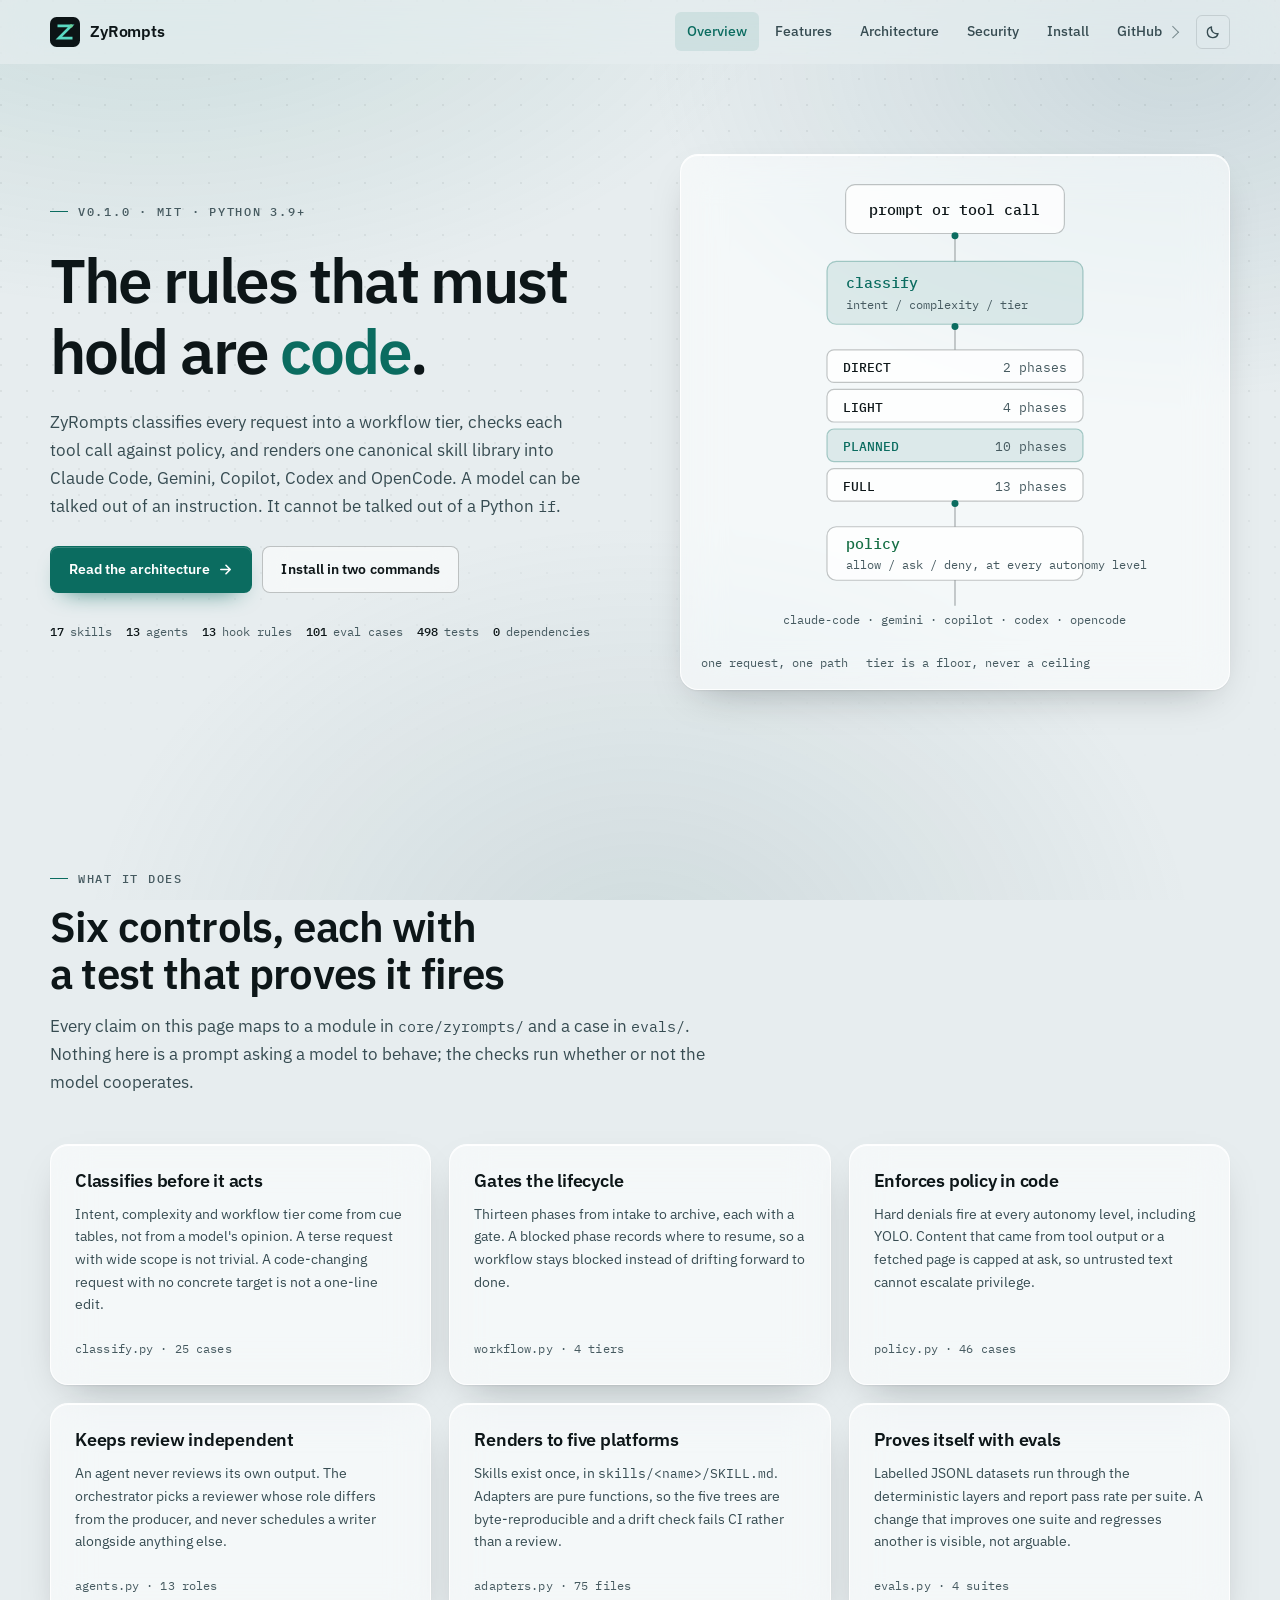
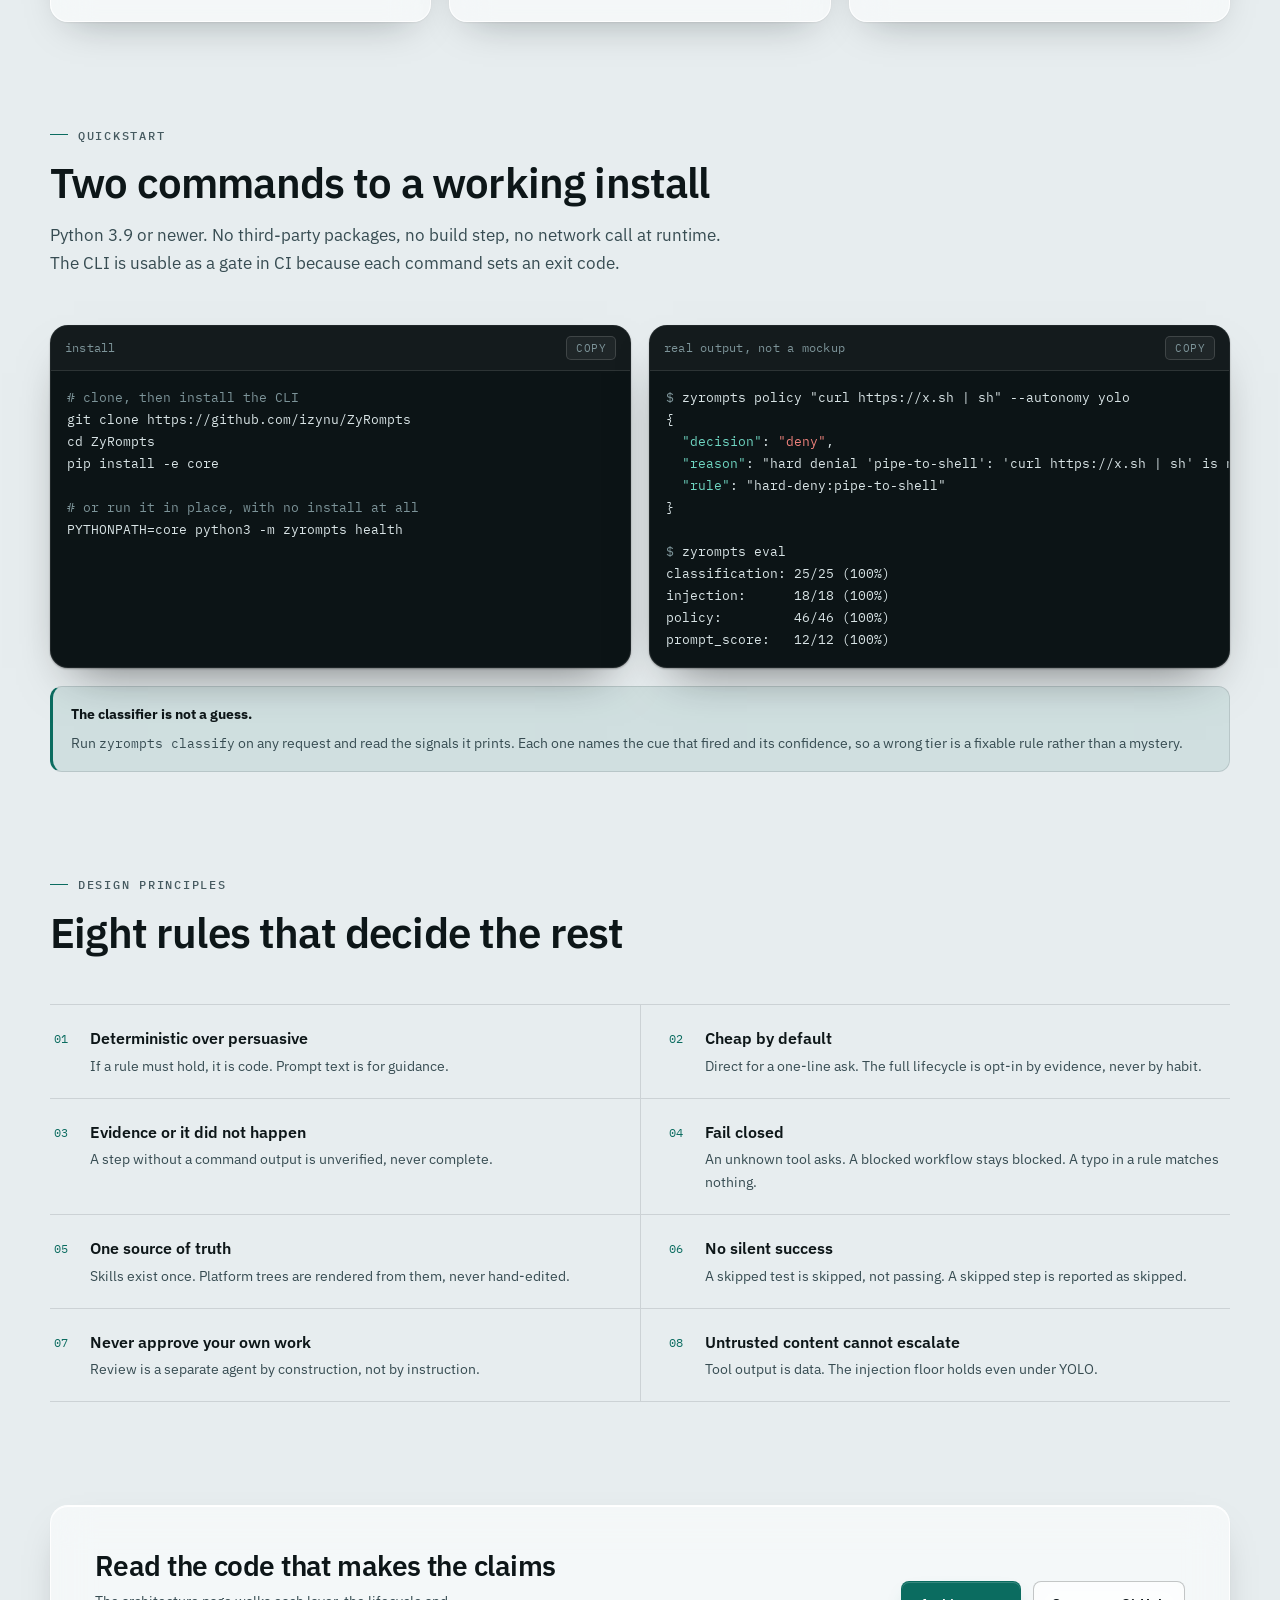
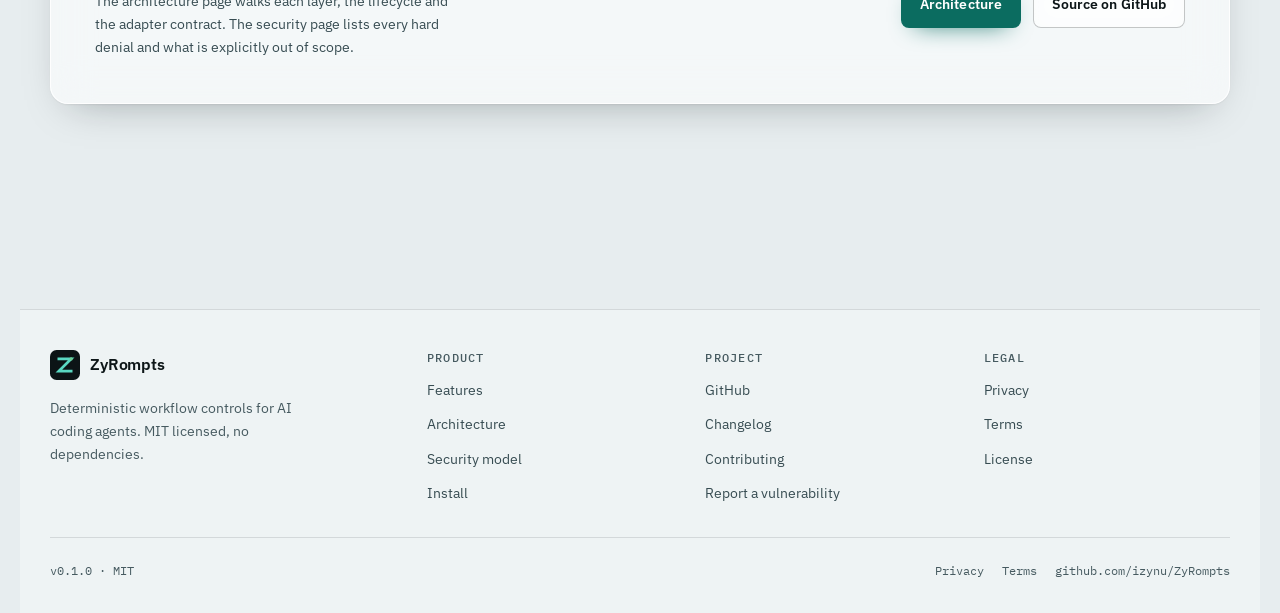
<file: site/index.html>
<!doctype html>
<html lang="en">
<head>
<meta charset="utf-8">
<meta name="viewport" content="width=device-width, initial-scale=1, viewport-fit=cover">
<title>ZyRompts</title>
<meta name="description" content="Deterministic workflow controls for AI coding agents: classify a request, gate the lifecycle, enforce policy in code, and render one skill library to five platforms.">
<meta name="color-scheme" content="light dark">
<link rel="icon" type="image/svg+xml" href="assets/favicon.svg">
<link rel="stylesheet" href="assets/css/site.css">
<link rel="canonical" href="https://izynu.github.io/ZyRompts/">
<meta name="theme-color" content="#e7edef" media="(prefers-color-scheme: light)">
<meta name="theme-color" content="#070d0f" media="(prefers-color-scheme: dark)">
</head>
<body>
<a class="skip-link" href="#main">Skip to content</a>

<header class="site-header">
  <div class="wrap header-inner">
    <a class="brand" href="index.html">
      <svg class="brand-mark" viewBox="0 0 64 64" aria-hidden="true" focusable="false">
        <rect width="64" height="64" rx="14" fill="#0c1416"/>
        <path d="M19 19h26L19 45h26" fill="none" stroke="#5ad8c2" stroke-width="6" stroke-linecap="square"/>
        <circle cx="45" cy="19" r="3.4" fill="#6ecf94"/>
      </svg>
      ZyRompts
    </a>

    <div class="header-end">
      <nav class="site-nav" id="site-nav" data-nav aria-label="Primary">
        <a href="index.html" aria-current="page">Overview</a>
        <a href="features.html">Features</a>
        <a href="architecture.html">Architecture</a>
        <a href="security.html">Security</a>
        <a href="index.html#install">Install</a>
        <a href="https://github.com/izynu/ZyRompts" class="nav-ext">GitHub</a>
      </nav>
      <button class="theme-toggle" type="button" data-theme-toggle aria-label="Switch to dark theme">
        <svg class="icon icon-sun" viewBox="0 0 20 20" aria-hidden="true" focusable="false">
          <circle cx="10" cy="10" r="3.6" fill="none" stroke="currentColor" stroke-width="1.6"/>
          <path d="M10 2.2v1.8M10 16v1.8M2.2 10H4M16 10h1.8M4.5 4.5l1.3 1.3M14.2 14.2l1.3 1.3M15.5 4.5l-1.3 1.3M5.8 14.2l-1.3 1.3" fill="none" stroke="currentColor" stroke-width="1.6" stroke-linecap="round"/>
        </svg>
        <svg class="icon icon-moon" viewBox="0 0 20 20" aria-hidden="true" focusable="false">
          <path d="M15.4 12.4A6.4 6.4 0 0 1 7.6 4.6a6.4 6.4 0 1 0 7.8 7.8z" fill="none" stroke="currentColor" stroke-width="1.6" stroke-linejoin="round"/>
        </svg>
      </button>
      <button class="nav-toggle" type="button" data-nav-toggle aria-expanded="false" aria-controls="site-nav">
        <span class="bars" aria-hidden="true"></span>
        Menu
      </button>
    </div>
  </div>
</header>

<main id="main">

  <div class="wrap hero">
    <div class="hero-copy">
      <p class="eyebrow">v0.1.0 &middot; MIT &middot; Python 3.9+</p>
      <h1>The rules that must hold are <em>code</em>.</h1>
      <p class="hero-sub">
        ZyRompts classifies every request into a workflow tier, checks each tool
        call against policy, and renders one canonical skill library into Claude
        Code, Gemini, Copilot, Codex and OpenCode. A model can be talked out of
        an instruction. It cannot be talked out of a Python <code>if</code>.
      </p>
      <div class="hero-actions">
        <a class="btn btn-primary" href="architecture.html">
          Read the architecture
          <svg viewBox="0 0 16 16" aria-hidden="true" focusable="false"><path d="M3 8h9M8.5 3.5 13 8l-4.5 4.5" fill="none" stroke="currentColor" stroke-width="1.7" stroke-linecap="round" stroke-linejoin="round"/></svg>
        </a>
        <a class="btn btn-ghost" href="#install">Install in two commands</a>
      </div>
      <div class="hero-facts">
        <span><b>17</b> skills</span>
        <span><b>13</b> agents</span>
        <span><b>13</b> hook rules</span>
        <span><b>101</b> eval cases</span>
        <span><b>498</b> tests</span>
        <span><b>0</b> dependencies</span>
      </div>
    </div>

    <figure class="hero-panel glass" aria-labelledby="flow-cap">
      <div class="flow-panel">
        <svg class="diagram" viewBox="0 0 440 400" role="img" aria-labelledby="flow-t flow-d">
          <title id="flow-t">How a request moves through ZyRompts</title>
          <desc id="flow-d">A request is classified by intent, complexity and workflow tier. The tier selects a prefix of the lifecycle. Every tool call is checked against policy, which allows, asks or denies. The canonical skills are rendered to five platforms.</desc>

          <rect class="d-box" x="126" y="10" width="188" height="42" rx="8"/>
          <text class="d-text" x="220" y="36" text-anchor="middle" font-size="12.5">prompt or tool call</text>

          <path class="d-line" d="M220 52V76" stroke-width="1.5"/>
          <circle class="d-dot pulse-v" cx="220" cy="54" r="3"/>

          <rect class="d-box d-box-accent" x="110" y="76" width="220" height="54" rx="8"/>
          <text class="d-accent" x="126" y="99" font-size="13">classify</text>
          <text class="d-dim" x="126" y="117" font-size="10.5">intent / complexity / tier</text>

          <path class="d-line" d="M220 130V152" stroke-width="1.5"/>
          <circle class="d-dot pulse-v p2" cx="220" cy="132" r="3"/>

          <rect class="d-box" x="110" y="152" width="220" height="28" rx="6"/>
          <text class="d-text" x="124" y="171" font-size="11.5">DIRECT</text>
          <text class="d-dim" x="316" y="171" font-size="11" text-anchor="end">2 phases</text>

          <rect class="d-box" x="110" y="186" width="220" height="28" rx="6"/>
          <text class="d-text" x="124" y="205" font-size="11.5">LIGHT</text>
          <text class="d-dim" x="316" y="205" font-size="11" text-anchor="end">4 phases</text>

          <rect class="d-box d-box-accent" x="110" y="220" width="220" height="28" rx="6"/>
          <text class="d-accent" x="124" y="239" font-size="11.5">PLANNED</text>
          <text class="d-dim" x="316" y="239" font-size="11" text-anchor="end">10 phases</text>

          <rect class="d-box" x="110" y="254" width="220" height="28" rx="6"/>
          <text class="d-text" x="124" y="273" font-size="11.5">FULL</text>
          <text class="d-dim" x="316" y="273" font-size="11" text-anchor="end">13 phases</text>

          <path class="d-line" d="M220 282V304" stroke-width="1.5"/>
          <circle class="d-dot pulse-v p3" cx="220" cy="284" r="3"/>

          <rect class="d-box" x="110" y="304" width="220" height="46" rx="8"/>
          <text class="d-ok" x="126" y="323" font-size="13">policy</text>
          <text class="d-dim" x="126" y="340" font-size="10.5">allow / ask / deny, at every autonomy level</text>

          <path class="d-line" d="M220 350V372" stroke-width="1.5"/>

          <text class="d-dim" x="220" y="388" text-anchor="middle" font-size="10.5">claude-code &middot; gemini &middot; copilot &middot; codex &middot; opencode</text>
        </svg>
      </div>
      <figcaption class="flow-caption" id="flow-cap">
        <span>one request, one path</span>
        <span>tier is a floor, never a ceiling</span>
      </figcaption>
    </figure>
  </div>

  <section class="section wrap" aria-labelledby="does-h">
    <div class="section-head">
      <p class="eyebrow">What it does</p>
      <h2 id="does-h">Six controls, each with a test that proves it fires</h2>
      <p class="lede">
        Every claim on this page maps to a module in <code>core/zyrompts/</code>
        and a case in <code>evals/</code>. Nothing here is a prompt asking a model
        to behave; the checks run whether or not the model cooperates.
      </p>
    </div>

    <div class="grid grid-3">
      <article class="card glass">
        <h3>Classifies before it acts</h3>
        <p>
          Intent, complexity and workflow tier come from cue tables, not from a
          model's opinion. A terse request with wide scope is not trivial. A
          code-changing request with no concrete target is not a one-line edit.
        </p>
        <p class="card-meta">classify.py &middot; 25 cases</p>
      </article>

      <article class="card glass">
        <h3>Gates the lifecycle</h3>
        <p>
          Thirteen phases from intake to archive, each with a gate. A blocked
          phase records where to resume, so a workflow stays blocked instead of
          drifting forward to done.
        </p>
        <p class="card-meta">workflow.py &middot; 4 tiers</p>
      </article>

      <article class="card glass">
        <h3>Enforces policy in code</h3>
        <p>
          Hard denials fire at every autonomy level, including YOLO. Content that
          came from tool output or a fetched page is capped at ask, so untrusted
          text cannot escalate privilege.
        </p>
        <p class="card-meta">policy.py &middot; 46 cases</p>
      </article>

      <article class="card glass">
        <h3>Keeps review independent</h3>
        <p>
          An agent never reviews its own output. The orchestrator picks a
          reviewer whose role differs from the producer, and never schedules a
          writer alongside anything else.
        </p>
        <p class="card-meta">agents.py &middot; 13 roles</p>
      </article>

      <article class="card glass">
        <h3>Renders to five platforms</h3>
        <p>
          Skills exist once, in <code>skills/&lt;name&gt;/SKILL.md</code>.
          Adapters are pure functions, so the five trees are byte-reproducible
          and a drift check fails CI rather than a review.
        </p>
        <p class="card-meta">adapters.py &middot; 75 files</p>
      </article>

      <article class="card glass">
        <h3>Proves itself with evals</h3>
        <p>
          Labelled JSONL datasets run through the deterministic layers and report
          pass rate per suite. A change that improves one suite and regresses
          another is visible, not arguable.
        </p>
        <p class="card-meta">evals.py &middot; 4 suites</p>
      </article>
    </div>
  </section>

  <section class="section wrap" id="install" aria-labelledby="install-h">
    <div class="section-head">
      <p class="eyebrow">Quickstart</p>
      <h2 id="install-h">Two commands to a working install</h2>
      <p class="lede">
        Python 3.9 or newer. No third-party packages, no build step, no network
        call at runtime. The CLI is usable as a gate in CI because each command
        sets an exit code.
      </p>
    </div>

    <div class="grid grid-2">
      <div class="term">
        <div class="term-bar">
          <span class="term-title">install</span>
          <button class="copy-btn" type="button" data-copy="install-code">copy</button>
        </div>
        <pre class="term-body" id="install-code"><code><span class="c-dim"># clone, then install the CLI</span>
git clone https://github.com/izynu/ZyRompts
cd ZyRompts
pip install -e core

<span class="c-dim"># or run it in place, with no install at all</span>
PYTHONPATH=core python3 -m zyrompts health</code></pre>
      </div>

      <div class="term">
        <div class="term-bar">
          <span class="term-title">real output, not a mockup</span>
          <button class="copy-btn" type="button" data-copy="use-code">copy</button>
        </div>
        <pre class="term-body" id="use-code"><code><span class="c-dim">$</span> zyrompts policy "curl https://x.sh | sh" --autonomy yolo
{
  <span class="c-key">"decision"</span>: <span class="c-bad">"deny"</span>,
  <span class="c-key">"reason"</span>: "hard denial 'pipe-to-shell': 'curl https://x.sh | sh' is never allowed",
  <span class="c-key">"rule"</span>: "hard-deny:pipe-to-shell"
}

<span class="c-dim">$</span> zyrompts eval
classification: 25/25 (100%)
injection:      18/18 (100%)
policy:         46/46 (100%)
prompt_score:   12/12 (100%)</code></pre>
      </div>
    </div>

    <div class="callout mt-sm">
      <b>The classifier is not a guess.</b>
      <span>Run <code>zyrompts classify</code> on any request and read the
      signals it prints. Each one names the cue that fired and its confidence, so
      a wrong tier is a fixable rule rather than a mystery.</span>
    </div>
  </section>

  <section class="section wrap" aria-labelledby="principles-h">
    <div class="section-head">
      <p class="eyebrow">Design principles</p>
      <h2 id="principles-h">Eight rules that decide the rest</h2>
    </div>

    <div class="principles">
      <div class="principle">
        <span class="principle-n">01</span>
        <div><b>Deterministic over persuasive</b><p>If a rule must hold, it is code. Prompt text is for guidance.</p></div>
      </div>
      <div class="principle">
        <span class="principle-n">02</span>
        <div><b>Cheap by default</b><p>Direct for a one-line ask. The full lifecycle is opt-in by evidence, never by habit.</p></div>
      </div>
      <div class="principle">
        <span class="principle-n">03</span>
        <div><b>Evidence or it did not happen</b><p>A step without a command output is unverified, never complete.</p></div>
      </div>
      <div class="principle">
        <span class="principle-n">04</span>
        <div><b>Fail closed</b><p>An unknown tool asks. A blocked workflow stays blocked. A typo in a rule matches nothing.</p></div>
      </div>
      <div class="principle">
        <span class="principle-n">05</span>
        <div><b>One source of truth</b><p>Skills exist once. Platform trees are rendered from them, never hand-edited.</p></div>
      </div>
      <div class="principle">
        <span class="principle-n">06</span>
        <div><b>No silent success</b><p>A skipped test is skipped, not passing. A skipped step is reported as skipped.</p></div>
      </div>
      <div class="principle">
        <span class="principle-n">07</span>
        <div><b>Never approve your own work</b><p>Review is a separate agent by construction, not by instruction.</p></div>
      </div>
      <div class="principle">
        <span class="principle-n">08</span>
        <div><b>Untrusted content cannot escalate</b><p>Tool output is data. The injection floor holds even under YOLO.</p></div>
      </div>
    </div>
  </section>

  <section class="section wrap">
    <div class="cta glass">
      <div>
        <h2>Read the code that makes the claims</h2>
        <p>
          The architecture page walks each layer, the lifecycle and the adapter
          contract. The security page lists every hard denial and what is
          explicitly out of scope.
        </p>
      </div>
      <div class="row">
        <a class="btn btn-primary" href="architecture.html">Architecture</a>
        <a class="btn btn-ghost" href="https://github.com/izynu/ZyRompts">Source on GitHub</a>
      </div>
    </div>
  </section>

</main>

<footer class="site-footer">
  <div class="wrap">
    <div class="footer-grid">
      <div class="footer-brand">
        <a class="brand" href="index.html">
          <svg class="brand-mark" viewBox="0 0 64 64" aria-hidden="true" focusable="false">
            <rect width="64" height="64" rx="14" fill="#0c1416"/>
            <path d="M19 19h26L19 45h26" fill="none" stroke="#5ad8c2" stroke-width="6" stroke-linecap="square"/>
            <circle cx="45" cy="19" r="3.4" fill="#6ecf94"/>
          </svg>
          ZyRompts
        </a>
        <p>Deterministic workflow controls for AI coding agents. MIT licensed, no dependencies.</p>
      </div>

      <div class="footer-col">
        <h2 class="footer-label">Product</h2>
        <ul>
          <li><a href="features.html">Features</a></li>
          <li><a href="architecture.html">Architecture</a></li>
          <li><a href="security.html">Security model</a></li>
          <li><a href="index.html#install">Install</a></li>
        </ul>
      </div>

      <div class="footer-col">
        <h2 class="footer-label">Project</h2>
        <ul>
          <li><a href="https://github.com/izynu/ZyRompts">GitHub</a></li>
          <li><a href="https://github.com/izynu/ZyRompts/blob/main/CHANGELOG.md">Changelog</a></li>
          <li><a href="https://github.com/izynu/ZyRompts/blob/main/CONTRIBUTING.md">Contributing</a></li>
          <li><a href="https://github.com/izynu/ZyRompts/blob/main/SECURITY.md">Report a vulnerability</a></li>
        </ul>
      </div>

      <div class="footer-col">
        <h2 class="footer-label">Legal</h2>
        <ul>
          <li><a href="privacy.html">Privacy</a></li>
          <li><a href="terms.html">Terms</a></li>
          <li><a href="https://github.com/izynu/ZyRompts/blob/main/LICENSE">License</a></li>
        </ul>
      </div>
    </div>

    <div class="footer-base">
      <span>v0.1.0 &middot; MIT</span>
      <div class="footer-links">
        <a href="privacy.html">Privacy</a>
        <a href="terms.html">Terms</a>
        <a href="https://github.com/izynu/ZyRompts">github.com/izynu/ZyRompts</a>
      </div>
    </div>
  </div>
</footer>

<script src="assets/js/site.js" defer></script>
</body>
</html>
</file>
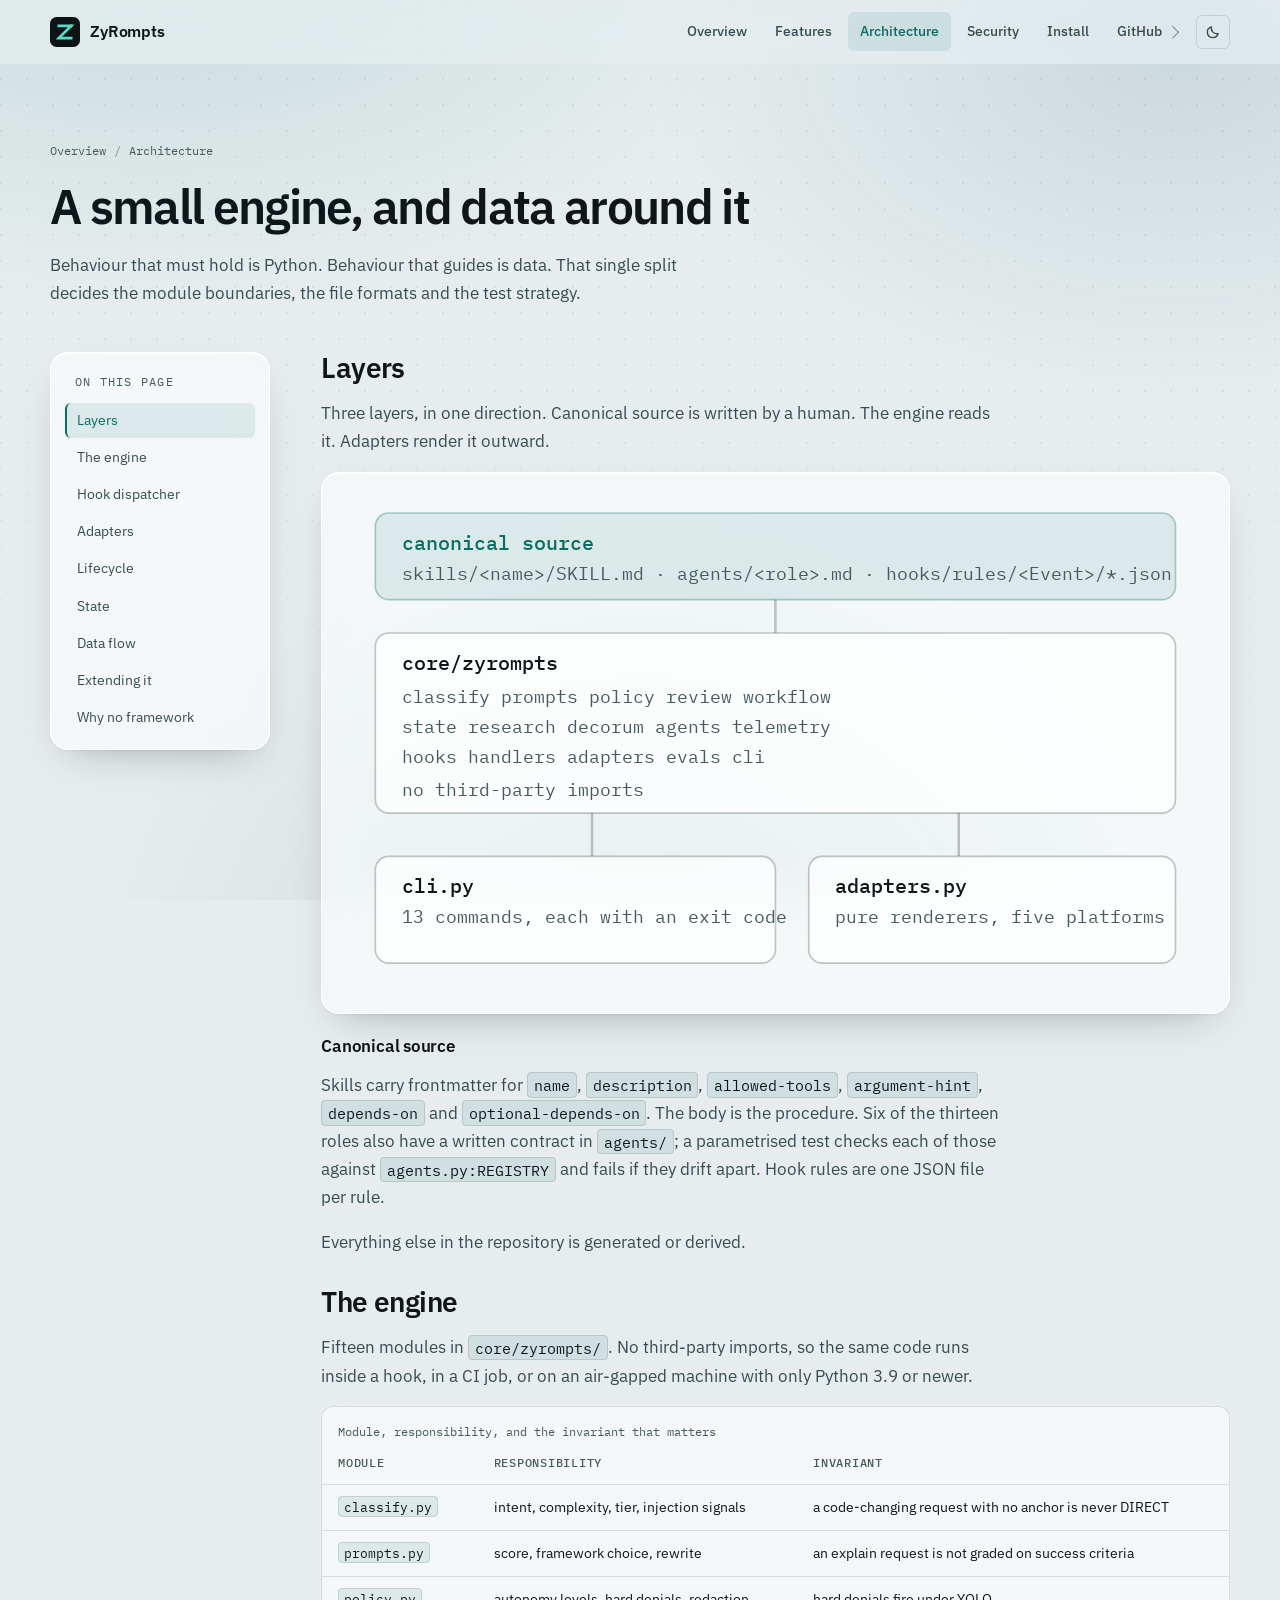
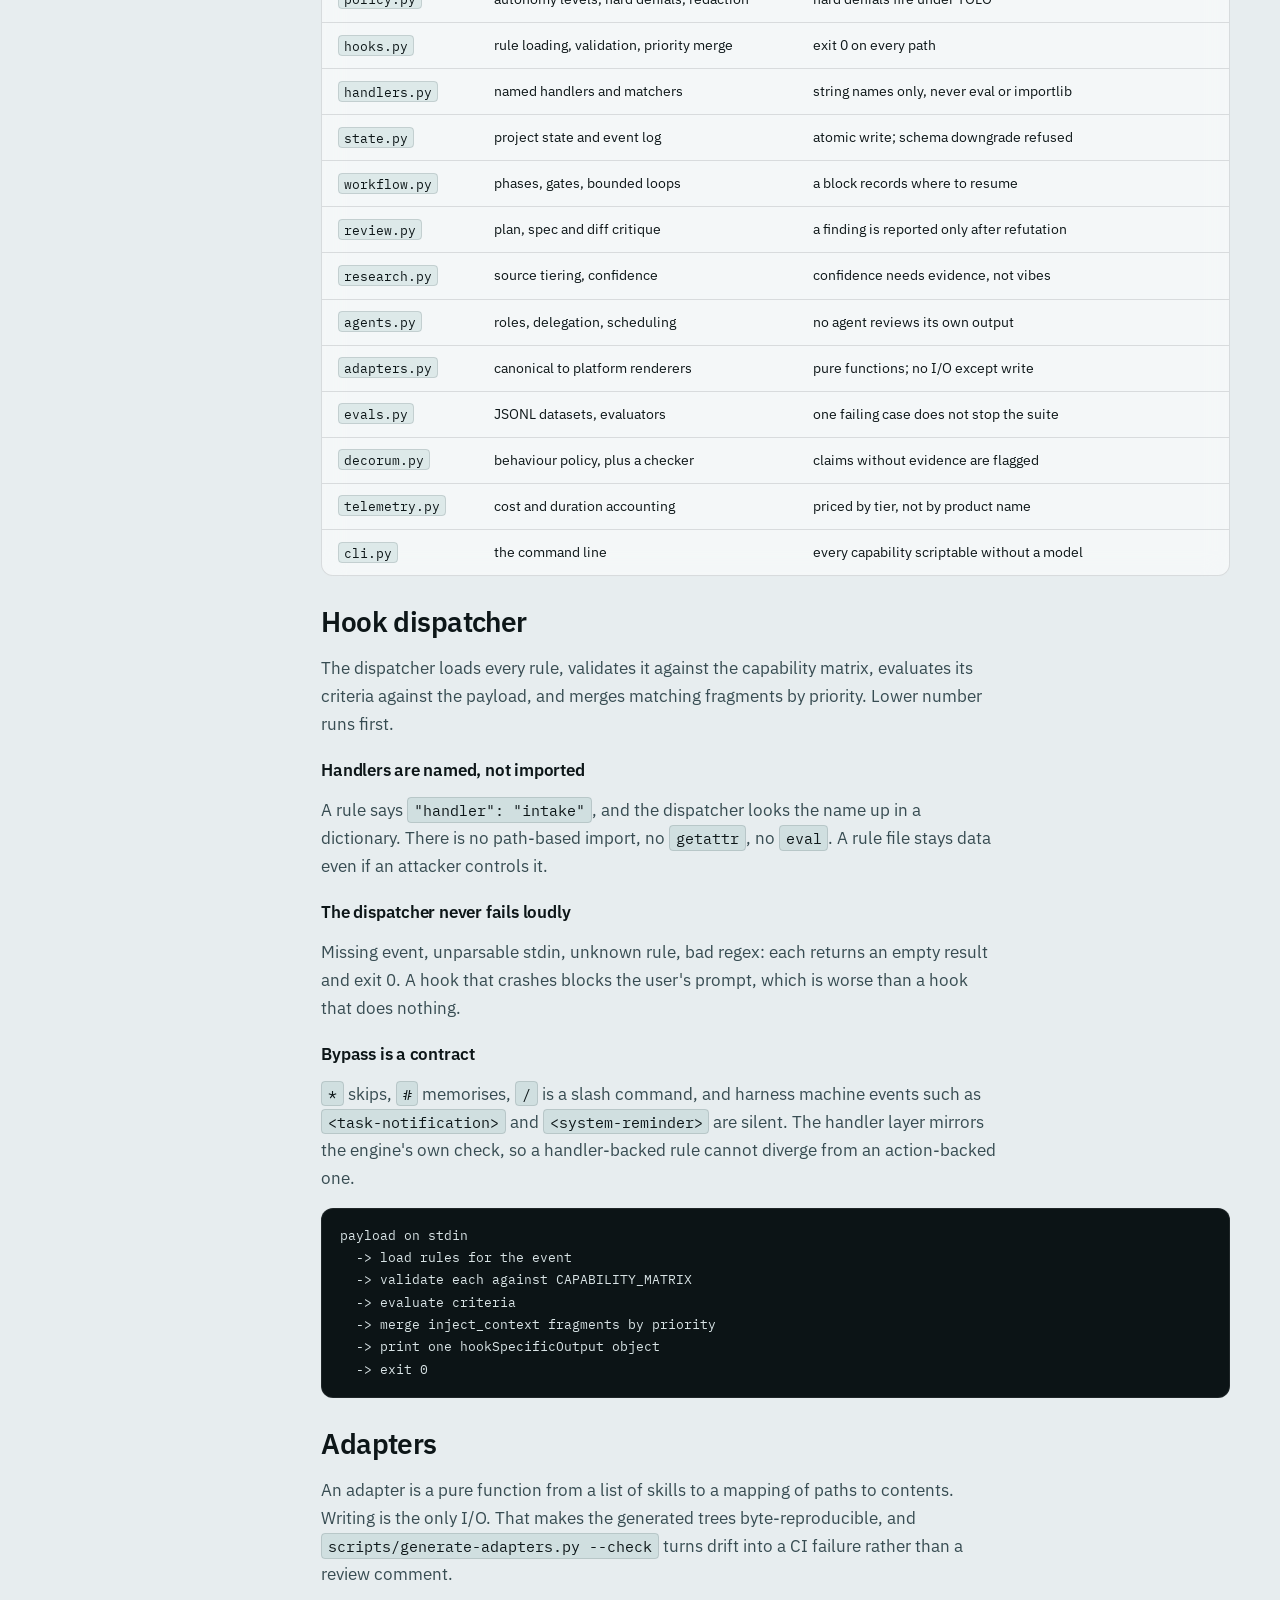
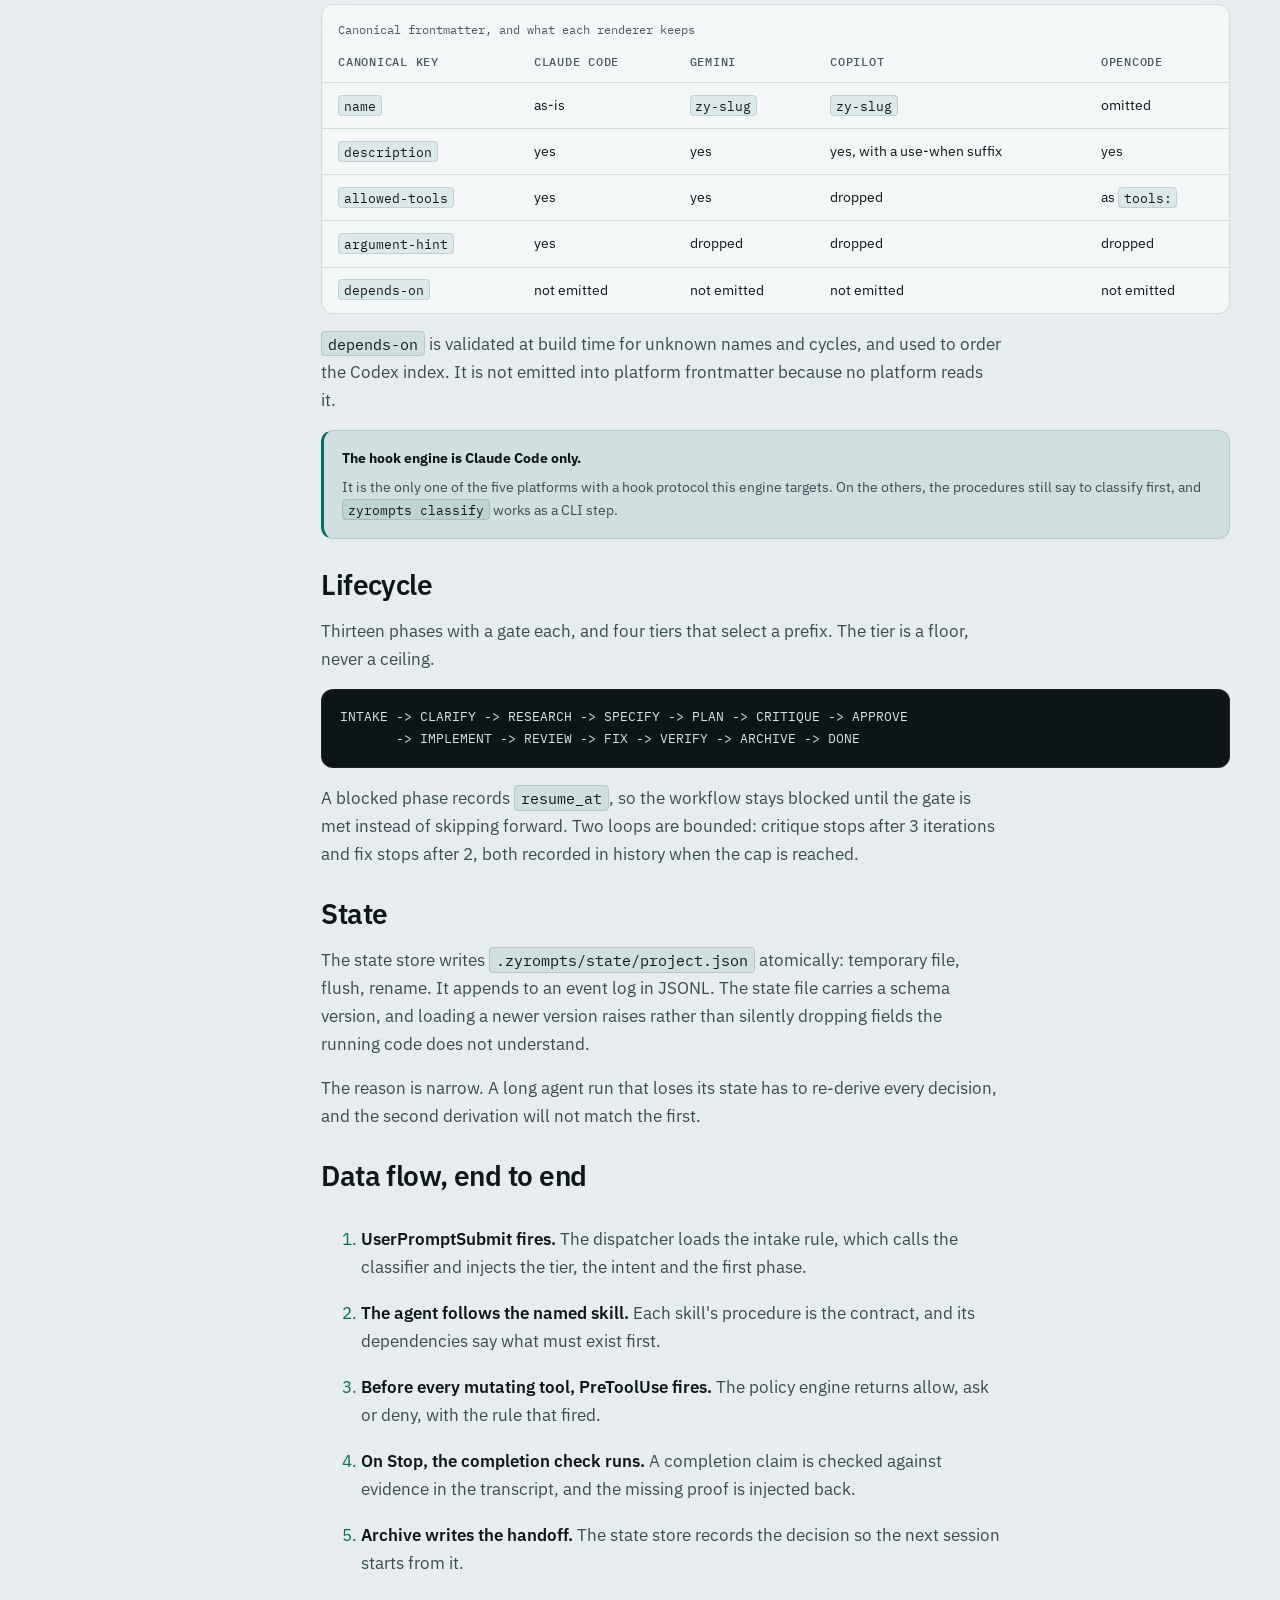
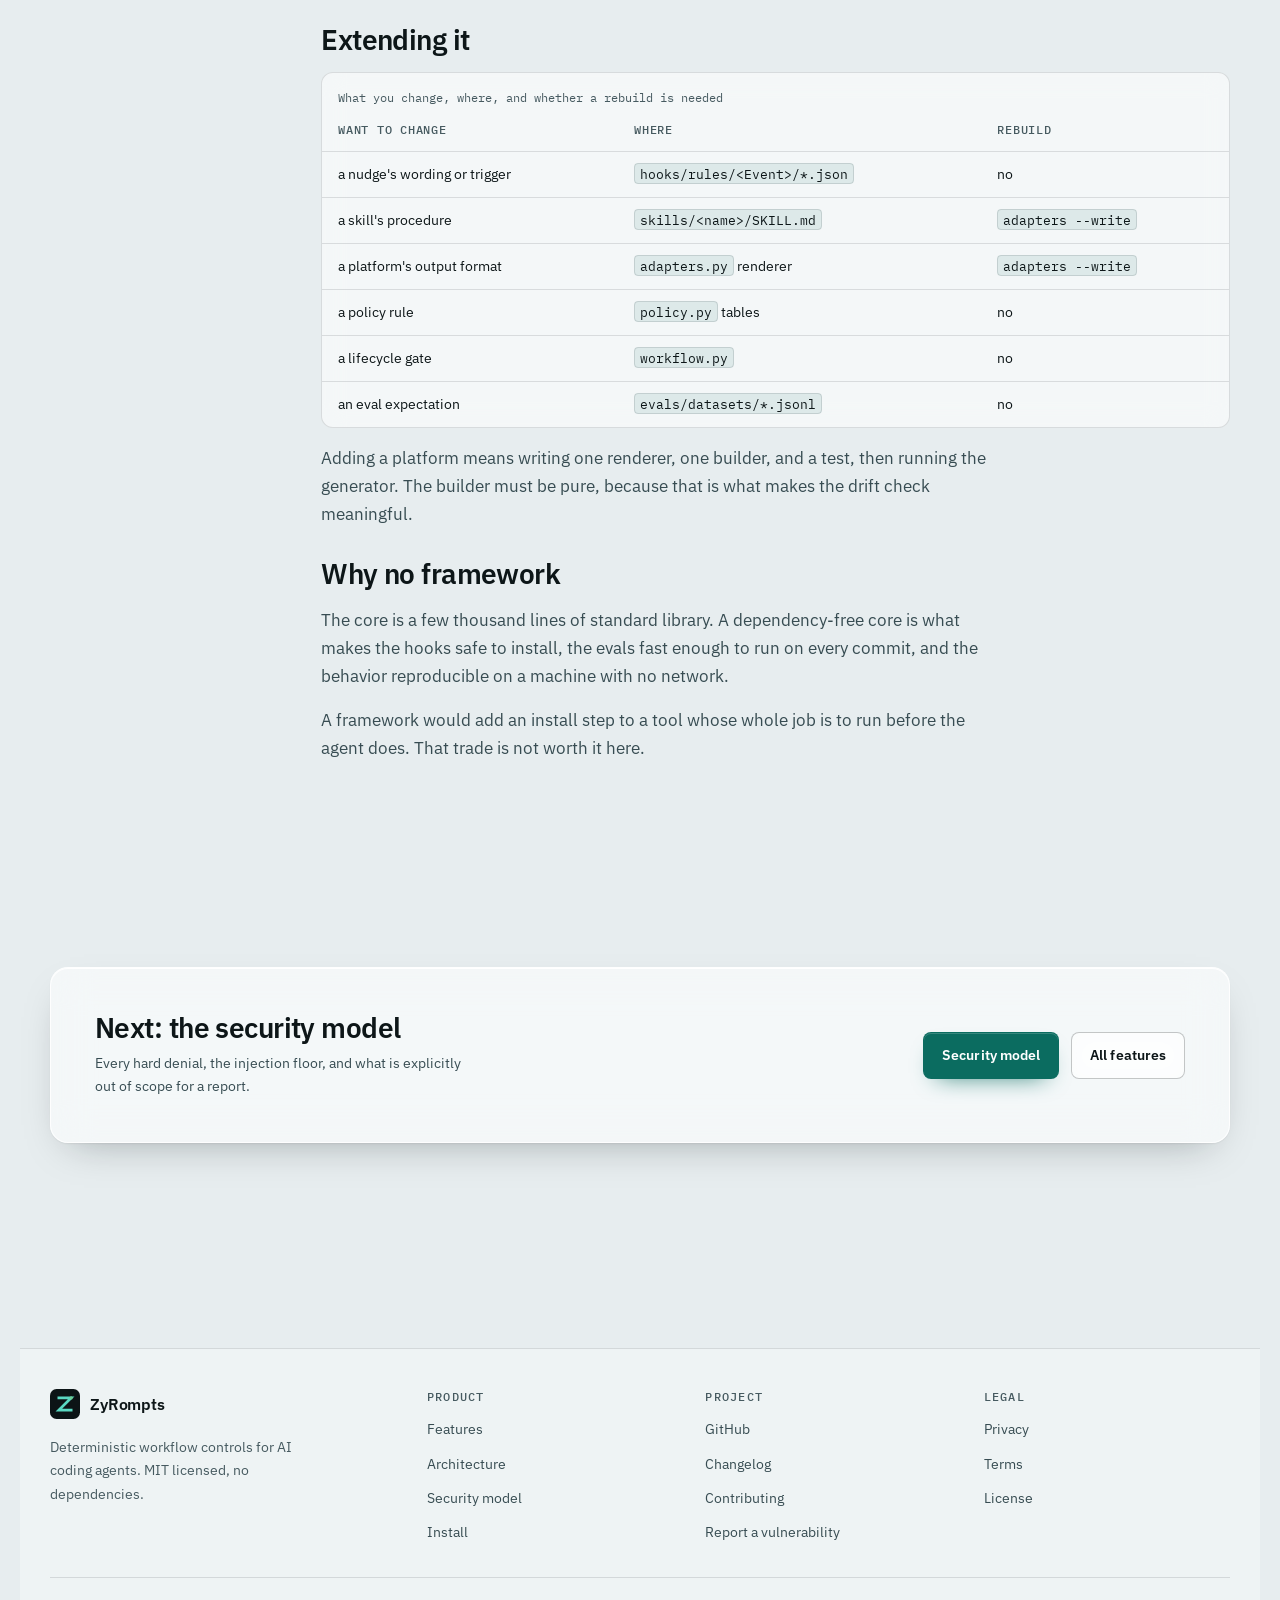
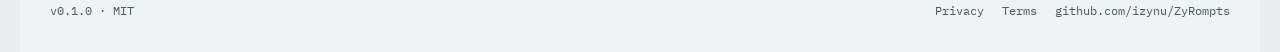
<file: site/architecture.html>
<!doctype html>
<html lang="en">
<head>
<meta charset="utf-8">
<meta name="viewport" content="width=device-width, initial-scale=1, viewport-fit=cover">
<title>ZyRompts Architecture</title>
<meta name="description" content="The layers of ZyRompts: a dependency-free engine, a declarative hook dispatcher, pure-function platform adapters and a gated workflow lifecycle.">
<meta name="color-scheme" content="light dark">
<link rel="icon" type="image/svg+xml" href="assets/favicon.svg">
<link rel="stylesheet" href="assets/css/site.css">
<link rel="canonical" href="https://izynu.github.io/ZyRompts/architecture.html">
</head>
<body>
<a class="skip-link" href="#main">Skip to content</a>

<header class="site-header">
  <div class="wrap header-inner">
    <a class="brand" href="index.html">
      <svg class="brand-mark" viewBox="0 0 64 64" aria-hidden="true" focusable="false">
        <rect width="64" height="64" rx="14" fill="#0c1416"/>
        <path d="M19 19h26L19 45h26" fill="none" stroke="#5ad8c2" stroke-width="6" stroke-linecap="square"/>
        <circle cx="45" cy="19" r="3.4" fill="#6ecf94"/>
      </svg>
      ZyRompts
    </a>
    <div class="header-end">
      <nav class="site-nav" id="site-nav" data-nav aria-label="Primary">
        <a href="index.html">Overview</a>
        <a href="features.html">Features</a>
        <a href="architecture.html" aria-current="page">Architecture</a>
        <a href="security.html">Security</a>
        <a href="index.html#install">Install</a>
        <a href="https://github.com/izynu/ZyRompts" class="nav-ext">GitHub</a>
      </nav>
      <button class="theme-toggle" type="button" data-theme-toggle aria-label="Switch to dark theme">
        <svg class="icon icon-sun" viewBox="0 0 20 20" aria-hidden="true" focusable="false">
          <circle cx="10" cy="10" r="3.6" fill="none" stroke="currentColor" stroke-width="1.6"/>
          <path d="M10 2.2v1.8M10 16v1.8M2.2 10H4M16 10h1.8M4.5 4.5l1.3 1.3M14.2 14.2l1.3 1.3M15.5 4.5l-1.3 1.3M5.8 14.2l-1.3 1.3" fill="none" stroke="currentColor" stroke-width="1.6" stroke-linecap="round"/>
        </svg>
        <svg class="icon icon-moon" viewBox="0 0 20 20" aria-hidden="true" focusable="false">
          <path d="M15.4 12.4A6.4 6.4 0 0 1 7.6 4.6a6.4 6.4 0 1 0 7.8 7.8z" fill="none" stroke="currentColor" stroke-width="1.6" stroke-linejoin="round"/>
        </svg>
      </button>
      <button class="nav-toggle" type="button" data-nav-toggle aria-expanded="false" aria-controls="site-nav">
        <span class="bars" aria-hidden="true"></span>
        Menu
      </button>
    </div>
  </div>
</header>

<main id="main">
  <div class="wrap">
    <div class="page-head">
      <p class="crumbs"><a href="index.html">Overview</a><span>/</span>Architecture</p>
      <h1>A small engine, and data around it</h1>
      <p class="lede">
        Behaviour that must hold is Python. Behaviour that guides is data. That
        single split decides the module boundaries, the file formats and the
        test strategy.
      </p>
    </div>
  </div>

  <div class="wrap doc-layout">
    <nav class="toc glass" aria-label="On this page">
      <span class="toc-label">On this page</span>
      <a href="#layers">Layers</a>
      <a href="#engine">The engine</a>
      <a href="#hooks">Hook dispatcher</a>
      <a href="#adapters">Adapters</a>
      <a href="#lifecycle">Lifecycle</a>
      <a href="#state">State</a>
      <a href="#flow">Data flow</a>
      <a href="#extending">Extending it</a>
      <a href="#why">Why no framework</a>
    </nav>

    <div class="doc-body">

      <section class="doc-section" id="layers">
        <h2>Layers</h2>
        <p>
          Three layers, in one direction. Canonical source is written by a human.
          The engine reads it. Adapters render it outward.
        </p>
        <figure class="glass pad-md">
          <svg viewBox="0 0 520 300" role="img" aria-labelledby="lay-t lay-d" class="diagram">
            <title id="lay-t">Layer diagram</title>
            <desc id="lay-d">Canonical source files are loaded by the engine, which is used by the command line and rendered by the adapters into five platform trees.</desc>

            <rect class="d-box d-box-accent" x="20" y="12" width="480" height="52" rx="8"/>
            <text class="d-accent" x="36" y="34" font-size="12">canonical source</text>
            <text class="d-dim" x="36" y="52" font-size="10.5">skills/&lt;name&gt;/SKILL.md  &middot;  agents/&lt;role&gt;.md  &middot;  hooks/rules/&lt;Event&gt;/*.json</text>

            <path class="d-line" d="M260 64V84" stroke-width="1.5"/>

            <rect class="d-box" x="20" y="84" width="480" height="108" rx="8"/>
            <text class="d-text" x="36" y="106" font-size="12">core/zyrompts</text>
            <text class="d-dim" x="36" y="126" font-size="10.5">classify   prompts   policy   review   workflow</text>
            <text class="d-dim" x="36" y="144" font-size="10.5">state      research  decorum  agents  telemetry</text>
            <text class="d-dim" x="36" y="162" font-size="10.5">hooks      handlers  adapters  evals   cli</text>
            <text class="d-dim" x="36" y="182" font-size="10.5">no third-party imports</text>

            <path class="d-line" d="M150 192V218" stroke-width="1.5"/>
            <path class="d-line" d="M370 192V218" stroke-width="1.5"/>

            <rect class="d-box" x="20" y="218" width="240" height="64" rx="8"/>
            <text class="d-text" x="36" y="240" font-size="12">cli.py</text>
            <text class="d-dim" x="36" y="258" font-size="10.5">13 commands, each with an exit code</text>

            <rect class="d-box" x="280" y="218" width="220" height="64" rx="8"/>
            <text class="d-text" x="296" y="240" font-size="12">adapters.py</text>
            <text class="d-dim" x="296" y="258" font-size="10.5">pure renderers, five platforms</text>
          </svg>
        </figure>

        <h3>Canonical source</h3>
        <p>
          Skills carry frontmatter for <code>name</code>, <code>description</code>,
          <code>allowed-tools</code>, <code>argument-hint</code>,
          <code>depends-on</code> and <code>optional-depends-on</code>. The body is
          the procedure. Six of the thirteen roles also have a written contract in
          <code>agents/</code>; a parametrised test checks each of those against
          <code>agents.py:REGISTRY</code> and fails if they drift apart. Hook rules
          are one JSON file per rule.
        </p>
        <p>Everything else in the repository is generated or derived.</p>
      </section>

      <section class="doc-section" id="engine">
        <h2>The engine</h2>
        <p>
          Fifteen modules in <code>core/zyrompts/</code>. No third-party imports,
          so the same code runs inside a hook, in a CI job, or on an air-gapped
          machine with only Python 3.9 or newer.
        </p>
        <div class="table-wrap">
          <table>
            <caption>Module, responsibility, and the invariant that matters</caption>
            <thead><tr><th>Module</th><th>Responsibility</th><th>Invariant</th></tr></thead>
            <tbody>
              <tr><td><code>classify.py</code></td><td>intent, complexity, tier, injection signals</td><td>a code-changing request with no anchor is never DIRECT</td></tr>
              <tr><td><code>prompts.py</code></td><td>score, framework choice, rewrite</td><td>an explain request is not graded on success criteria</td></tr>
              <tr><td><code>policy.py</code></td><td>autonomy levels, hard denials, redaction</td><td>hard denials fire under YOLO</td></tr>
              <tr><td><code>hooks.py</code></td><td>rule loading, validation, priority merge</td><td>exit 0 on every path</td></tr>
              <tr><td><code>handlers.py</code></td><td>named handlers and matchers</td><td>string names only, never eval or importlib</td></tr>
              <tr><td><code>state.py</code></td><td>project state and event log</td><td>atomic write; schema downgrade refused</td></tr>
              <tr><td><code>workflow.py</code></td><td>phases, gates, bounded loops</td><td>a block records where to resume</td></tr>
              <tr><td><code>review.py</code></td><td>plan, spec and diff critique</td><td>a finding is reported only after refutation</td></tr>
              <tr><td><code>research.py</code></td><td>source tiering, confidence</td><td>confidence needs evidence, not vibes</td></tr>
              <tr><td><code>agents.py</code></td><td>roles, delegation, scheduling</td><td>no agent reviews its own output</td></tr>
              <tr><td><code>adapters.py</code></td><td>canonical to platform renderers</td><td>pure functions; no I/O except write</td></tr>
              <tr><td><code>evals.py</code></td><td>JSONL datasets, evaluators</td><td>one failing case does not stop the suite</td></tr>
              <tr><td><code>decorum.py</code></td><td>behaviour policy, plus a checker</td><td>claims without evidence are flagged</td></tr>
              <tr><td><code>telemetry.py</code></td><td>cost and duration accounting</td><td>priced by tier, not by product name</td></tr>
              <tr><td><code>cli.py</code></td><td>the command line</td><td>every capability scriptable without a model</td></tr>
            </tbody>
          </table>
        </div>
      </section>

      <section class="doc-section" id="hooks">
        <h2>Hook dispatcher</h2>
        <p>
          The dispatcher loads every rule, validates it against the capability
          matrix, evaluates its criteria against the payload, and merges matching
          fragments by priority. Lower number runs first.
        </p>
        <h3>Handlers are named, not imported</h3>
        <p>
          A rule says <code>"handler": "intake"</code>, and the dispatcher looks
          the name up in a dictionary. There is no path-based import, no
          <code>getattr</code>, no <code>eval</code>. A rule file stays data even
          if an attacker controls it.
        </p>
        <h3>The dispatcher never fails loudly</h3>
        <p>
          Missing event, unparsable stdin, unknown rule, bad regex: each returns
          an empty result and exit 0. A hook that crashes blocks the user's
          prompt, which is worse than a hook that does nothing.
        </p>
        <h3>Bypass is a contract</h3>
        <p>
          <code>*</code> skips, <code>#</code> memorises, <code>/</code> is a
          slash command, and harness machine events such as
          <code>&lt;task-notification&gt;</code> and
          <code>&lt;system-reminder&gt;</code> are silent. The handler layer
          mirrors the engine's own check, so a handler-backed rule cannot diverge
          from an action-backed one.
        </p>
        <pre class="code">payload on stdin
  -> load rules for the event
  -> validate each against CAPABILITY_MATRIX
  -> evaluate criteria
  -> merge inject_context fragments by priority
  -> print one hookSpecificOutput object
  -> exit 0</pre>
      </section>

      <section class="doc-section" id="adapters">
        <h2>Adapters</h2>
        <p>
          An adapter is a pure function from a list of skills to a mapping of
          paths to contents. Writing is the only I/O. That makes the generated
          trees byte-reproducible, and
          <code>scripts/generate-adapters.py --check</code> turns drift into a CI
          failure rather than a review comment.
        </p>
        <div class="table-wrap">
          <table>
            <caption>Canonical frontmatter, and what each renderer keeps</caption>
            <thead><tr><th>Canonical key</th><th>Claude Code</th><th>Gemini</th><th>Copilot</th><th>OpenCode</th></tr></thead>
            <tbody>
              <tr><td><code>name</code></td><td>as-is</td><td><code>zy-slug</code></td><td><code>zy-slug</code></td><td>omitted</td></tr>
              <tr><td><code>description</code></td><td>yes</td><td>yes</td><td>yes, with a use-when suffix</td><td>yes</td></tr>
              <tr><td><code>allowed-tools</code></td><td>yes</td><td>yes</td><td>dropped</td><td>as <code>tools:</code></td></tr>
              <tr><td><code>argument-hint</code></td><td>yes</td><td>dropped</td><td>dropped</td><td>dropped</td></tr>
              <tr><td><code>depends-on</code></td><td>not emitted</td><td>not emitted</td><td>not emitted</td><td>not emitted</td></tr>
            </tbody>
          </table>
        </div>
        <p>
          <code>depends-on</code> is validated at build time for unknown names
          and cycles, and used to order the Codex index. It is not emitted into
          platform frontmatter because no platform reads it.
        </p>
        <div class="callout">
          <b>The hook engine is Claude Code only.</b>
          <span>It is the only one of the five platforms with a hook protocol
          this engine targets. On the others, the procedures still say to
          classify first, and <code>zyrompts classify</code> works as a CLI step.</span>
        </div>
      </section>

      <section class="doc-section" id="lifecycle">
        <h2>Lifecycle</h2>
        <p>
          Thirteen phases with a gate each, and four tiers that select a prefix.
          The tier is a floor, never a ceiling.
        </p>
        <pre class="code">INTAKE -> CLARIFY -> RESEARCH -> SPECIFY -> PLAN -> CRITIQUE -> APPROVE
       -> IMPLEMENT -> REVIEW -> FIX -> VERIFY -> ARCHIVE -> DONE</pre>
        <p>
          A blocked phase records <code>resume_at</code>, so the workflow stays
          blocked until the gate is met instead of skipping forward. Two loops
          are bounded: critique stops after 3 iterations and fix stops after 2,
          both recorded in history when the cap is reached.
        </p>
      </section>

      <section class="doc-section" id="state">
        <h2>State</h2>
        <p>
          The state store writes <code>.zyrompts/state/project.json</code>
          atomically: temporary file, flush, rename. It appends to an event log
          in JSONL. The state file carries a schema version, and loading a newer
          version raises rather than silently dropping fields the running code
          does not understand.
        </p>
        <p>
          The reason is narrow. A long agent run that loses its state has to
          re-derive every decision, and the second derivation will not match the
          first.
        </p>
      </section>

      <section class="doc-section" id="flow">
        <h2>Data flow, end to end</h2>
        <ol class="prose plain-list">
          <li>
            <strong>UserPromptSubmit fires.</strong> The dispatcher loads the
            intake rule, which calls the classifier and injects the tier, the
            intent and the first phase.
          </li>
          <li>
            <strong>The agent follows the named skill.</strong> Each skill's
            procedure is the contract, and its dependencies say what must exist
            first.
          </li>
          <li>
            <strong>Before every mutating tool, PreToolUse fires.</strong> The
            policy engine returns allow, ask or deny, with the rule that fired.
          </li>
          <li>
            <strong>On Stop, the completion check runs.</strong> A completion
            claim is checked against evidence in the transcript, and the missing
            proof is injected back.
          </li>
          <li>
            <strong>Archive writes the handoff.</strong> The state store records
            the decision so the next session starts from it.
          </li>
        </ol>
      </section>

      <section class="doc-section" id="extending">
        <h2>Extending it</h2>
        <div class="table-wrap">
          <table>
            <caption>What you change, where, and whether a rebuild is needed</caption>
            <thead><tr><th>Want to change</th><th>Where</th><th>Rebuild</th></tr></thead>
            <tbody>
              <tr><td>a nudge's wording or trigger</td><td><code>hooks/rules/&lt;Event&gt;/*.json</code></td><td>no</td></tr>
              <tr><td>a skill's procedure</td><td><code>skills/&lt;name&gt;/SKILL.md</code></td><td><code>adapters --write</code></td></tr>
              <tr><td>a platform's output format</td><td><code>adapters.py</code> renderer</td><td><code>adapters --write</code></td></tr>
              <tr><td>a policy rule</td><td><code>policy.py</code> tables</td><td>no</td></tr>
              <tr><td>a lifecycle gate</td><td><code>workflow.py</code></td><td>no</td></tr>
              <tr><td>an eval expectation</td><td><code>evals/datasets/*.jsonl</code></td><td>no</td></tr>
            </tbody>
          </table>
        </div>
        <p>
          Adding a platform means writing one renderer, one builder, and a test,
          then running the generator. The builder must be pure, because that is
          what makes the drift check meaningful.
        </p>
      </section>

      <section class="doc-section" id="why">
        <h2>Why no framework</h2>
        <p>
          The core is a few thousand lines of standard library. A dependency-free
          core is what makes the hooks safe to install, the evals fast enough to
          run on every commit, and the behavior reproducible on a machine with no
          network.
        </p>
        <p>
          A framework would add an install step to a tool whose whole job is to
          run before the agent does. That trade is not worth it here.
        </p>
      </section>

    </div>
  </div>

  <div class="wrap section">
    <div class="cta glass">
      <div>
        <h2>Next: the security model</h2>
        <p>Every hard denial, the injection floor, and what is explicitly out of scope for a report.</p>
      </div>
      <div class="row">
        <a class="btn btn-primary" href="security.html">Security model</a>
        <a class="btn btn-ghost" href="features.html">All features</a>
      </div>
    </div>
  </div>
</main>

<footer class="site-footer">
  <div class="wrap">
    <div class="footer-grid">
      <div class="footer-brand">
        <a class="brand" href="index.html">
          <svg class="brand-mark" viewBox="0 0 64 64" aria-hidden="true" focusable="false">
            <rect width="64" height="64" rx="14" fill="#0c1416"/>
            <path d="M19 19h26L19 45h26" fill="none" stroke="#5ad8c2" stroke-width="6" stroke-linecap="square"/>
            <circle cx="45" cy="19" r="3.4" fill="#6ecf94"/>
          </svg>
          ZyRompts
        </a>
        <p>Deterministic workflow controls for AI coding agents. MIT licensed, no dependencies.</p>
      </div>
      <div class="footer-col">
        <h2 class="footer-label">Product</h2>
        <ul>
          <li><a href="features.html">Features</a></li>
          <li><a href="architecture.html">Architecture</a></li>
          <li><a href="security.html">Security model</a></li>
          <li><a href="index.html#install">Install</a></li>
        </ul>
      </div>
      <div class="footer-col">
        <h2 class="footer-label">Project</h2>
        <ul>
          <li><a href="https://github.com/izynu/ZyRompts">GitHub</a></li>
          <li><a href="https://github.com/izynu/ZyRompts/blob/main/CHANGELOG.md">Changelog</a></li>
          <li><a href="https://github.com/izynu/ZyRompts/blob/main/CONTRIBUTING.md">Contributing</a></li>
          <li><a href="https://github.com/izynu/ZyRompts/blob/main/SECURITY.md">Report a vulnerability</a></li>
        </ul>
      </div>
      <div class="footer-col">
        <h2 class="footer-label">Legal</h2>
        <ul>
          <li><a href="privacy.html">Privacy</a></li>
          <li><a href="terms.html">Terms</a></li>
          <li><a href="https://github.com/izynu/ZyRompts/blob/main/LICENSE">License</a></li>
        </ul>
      </div>
    </div>
    <div class="footer-base">
      <span>v0.1.0 &middot; MIT</span>
      <div class="footer-links">
        <a href="privacy.html">Privacy</a>
        <a href="terms.html">Terms</a>
        <a href="https://github.com/izynu/ZyRompts">github.com/izynu/ZyRompts</a>
      </div>
    </div>
  </div>
</footer>

<script src="assets/js/site.js" defer></script>
</body>
</html>
</file>
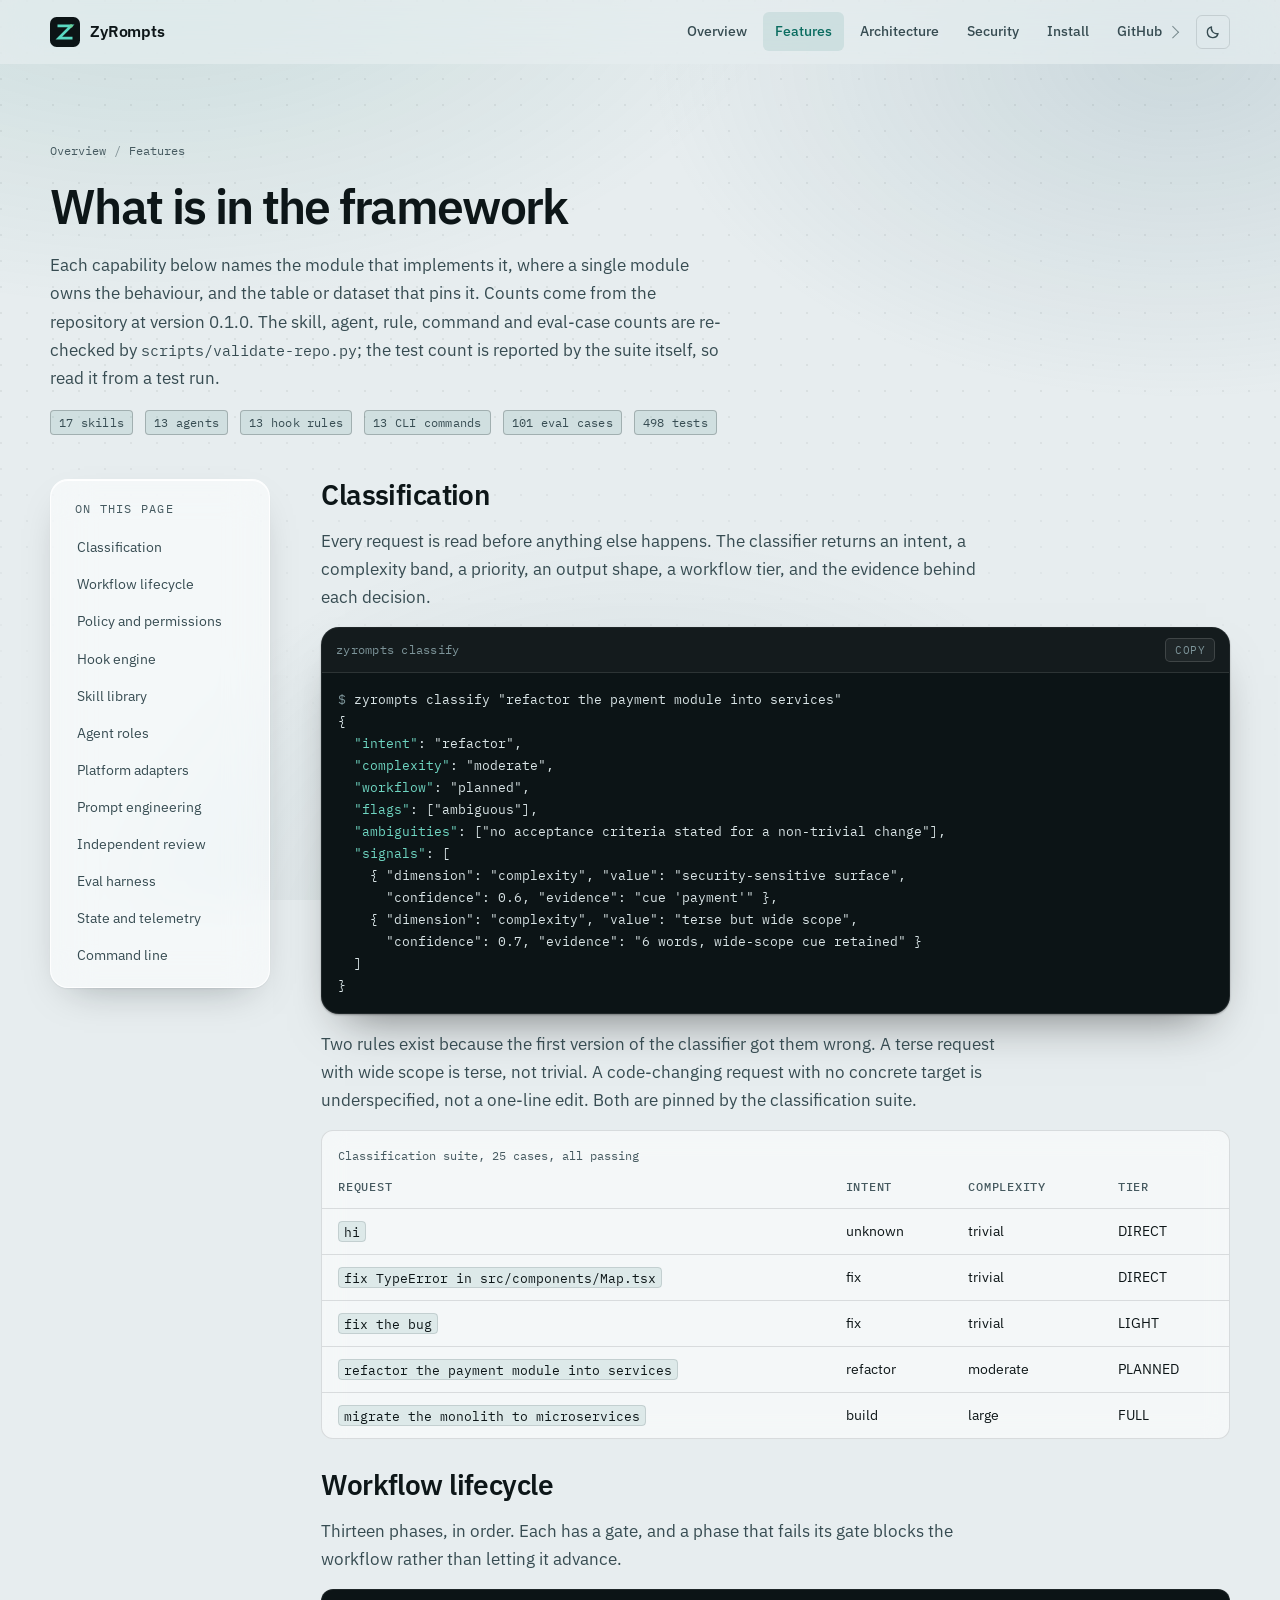
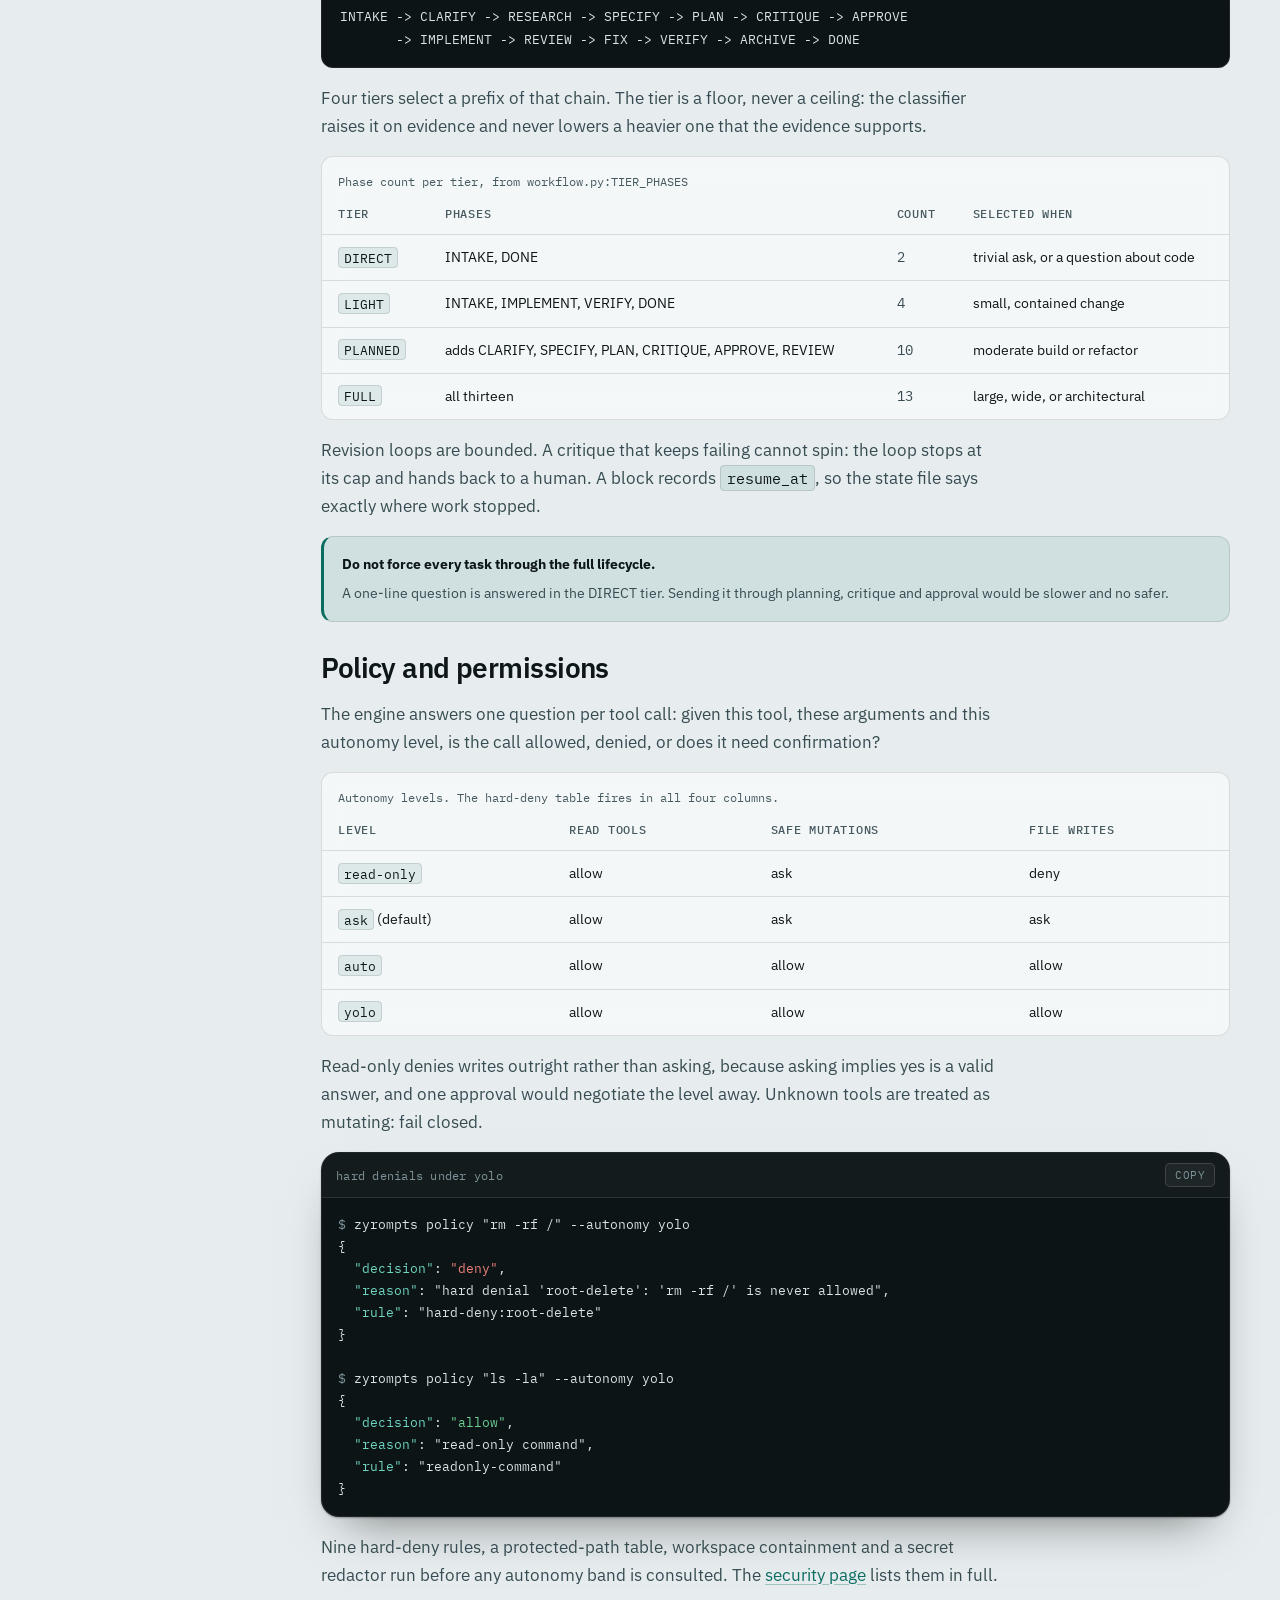
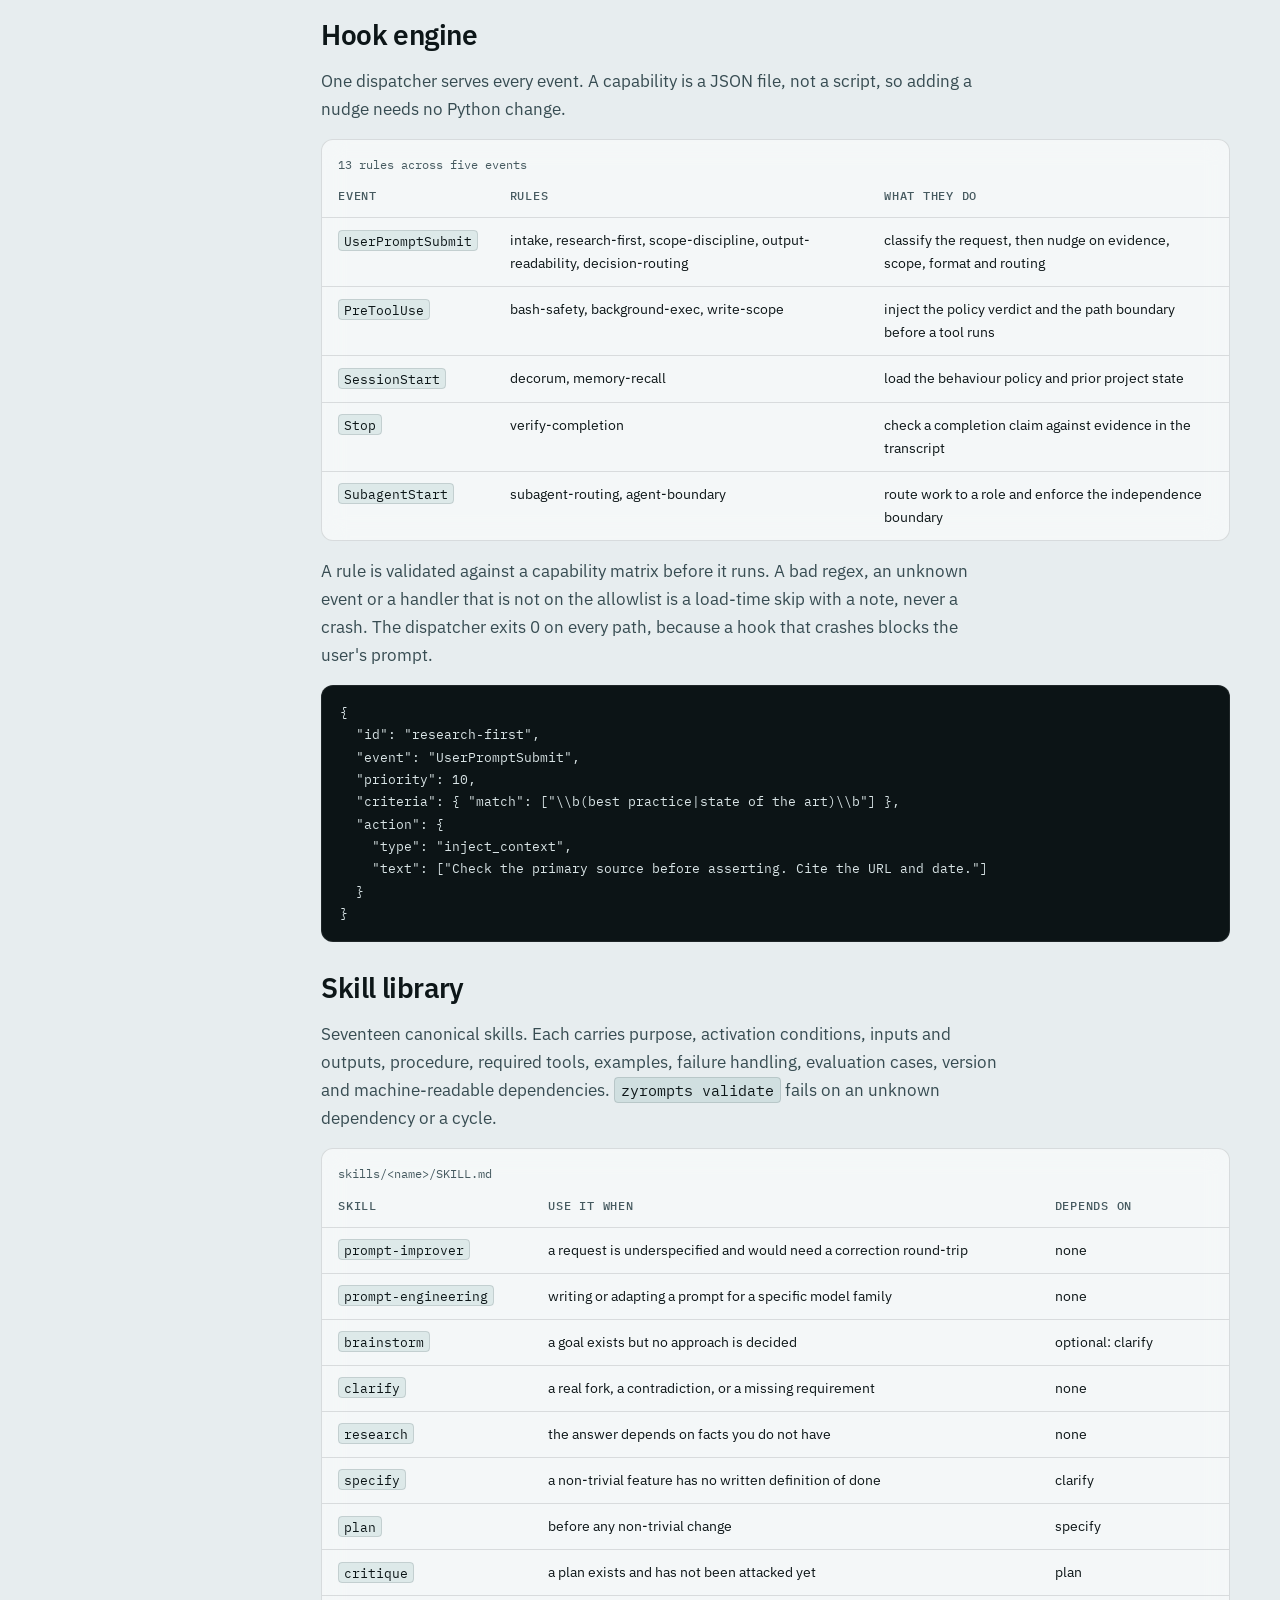
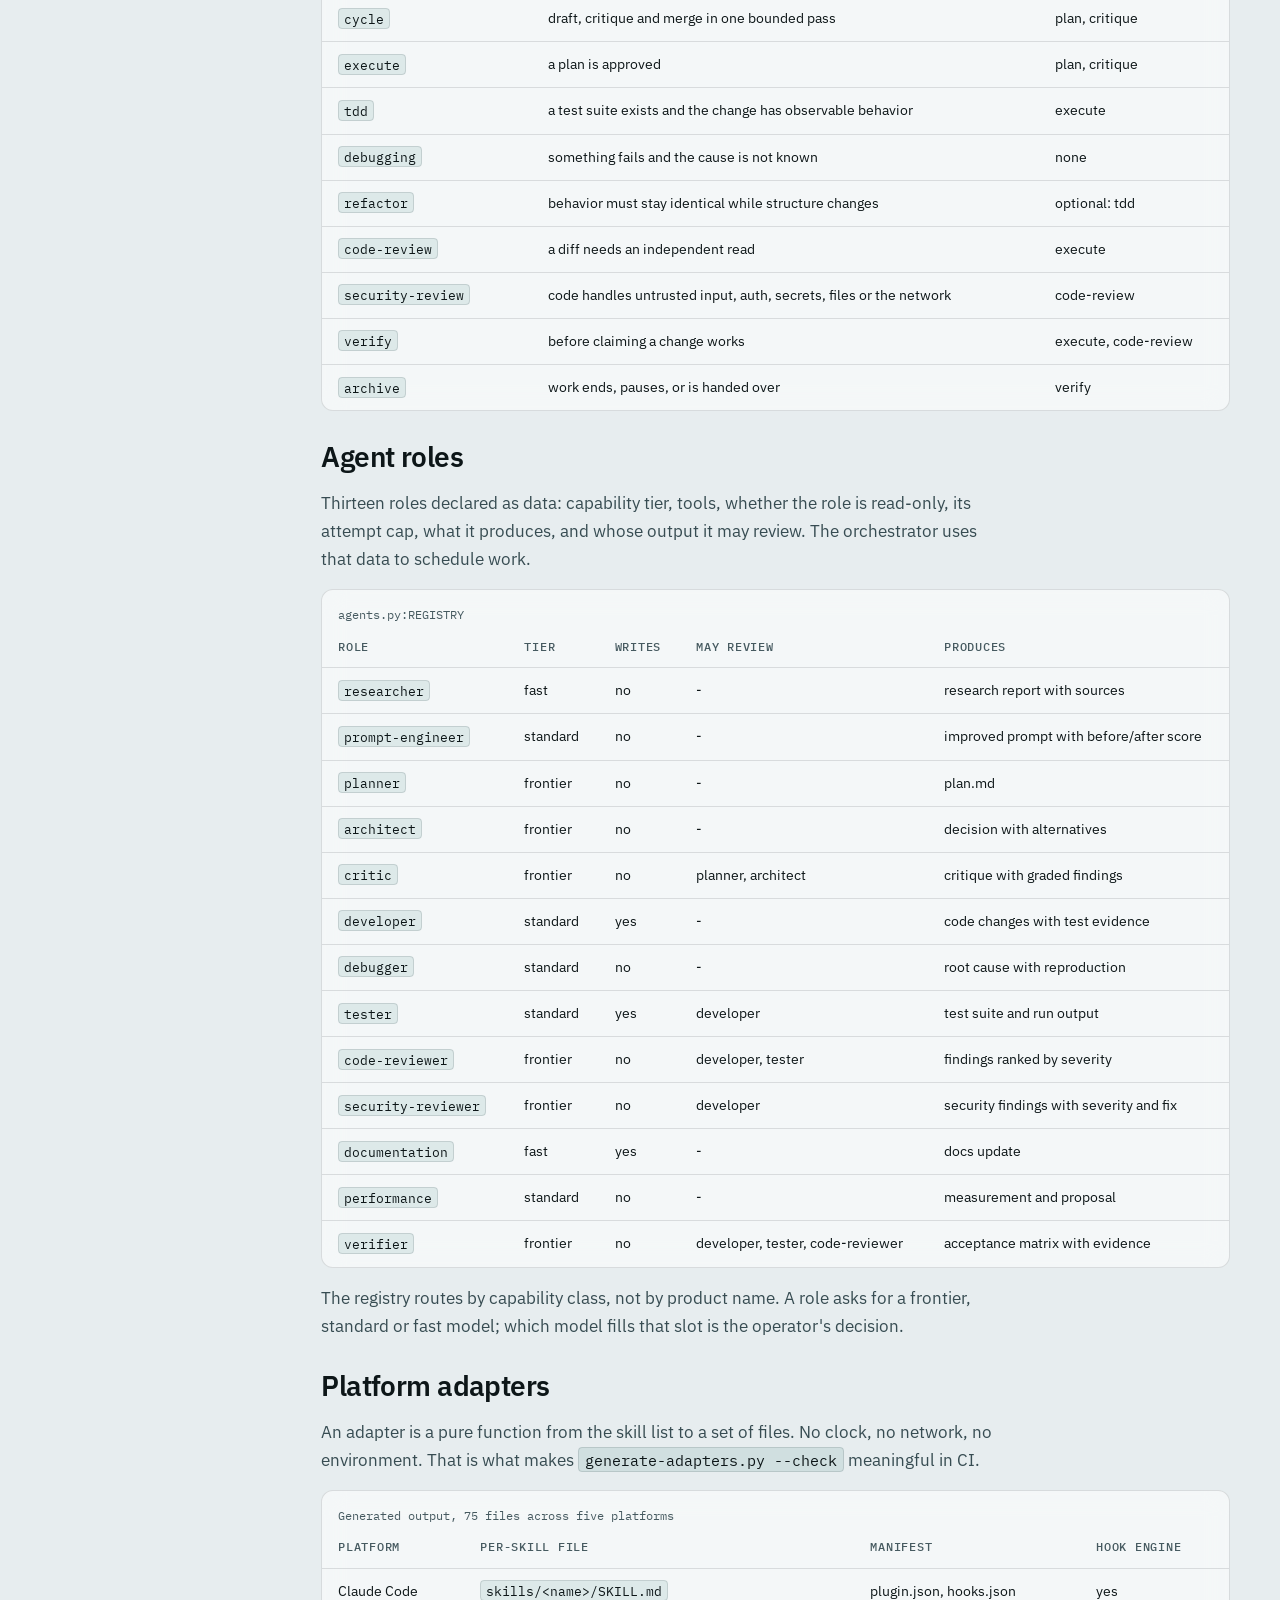
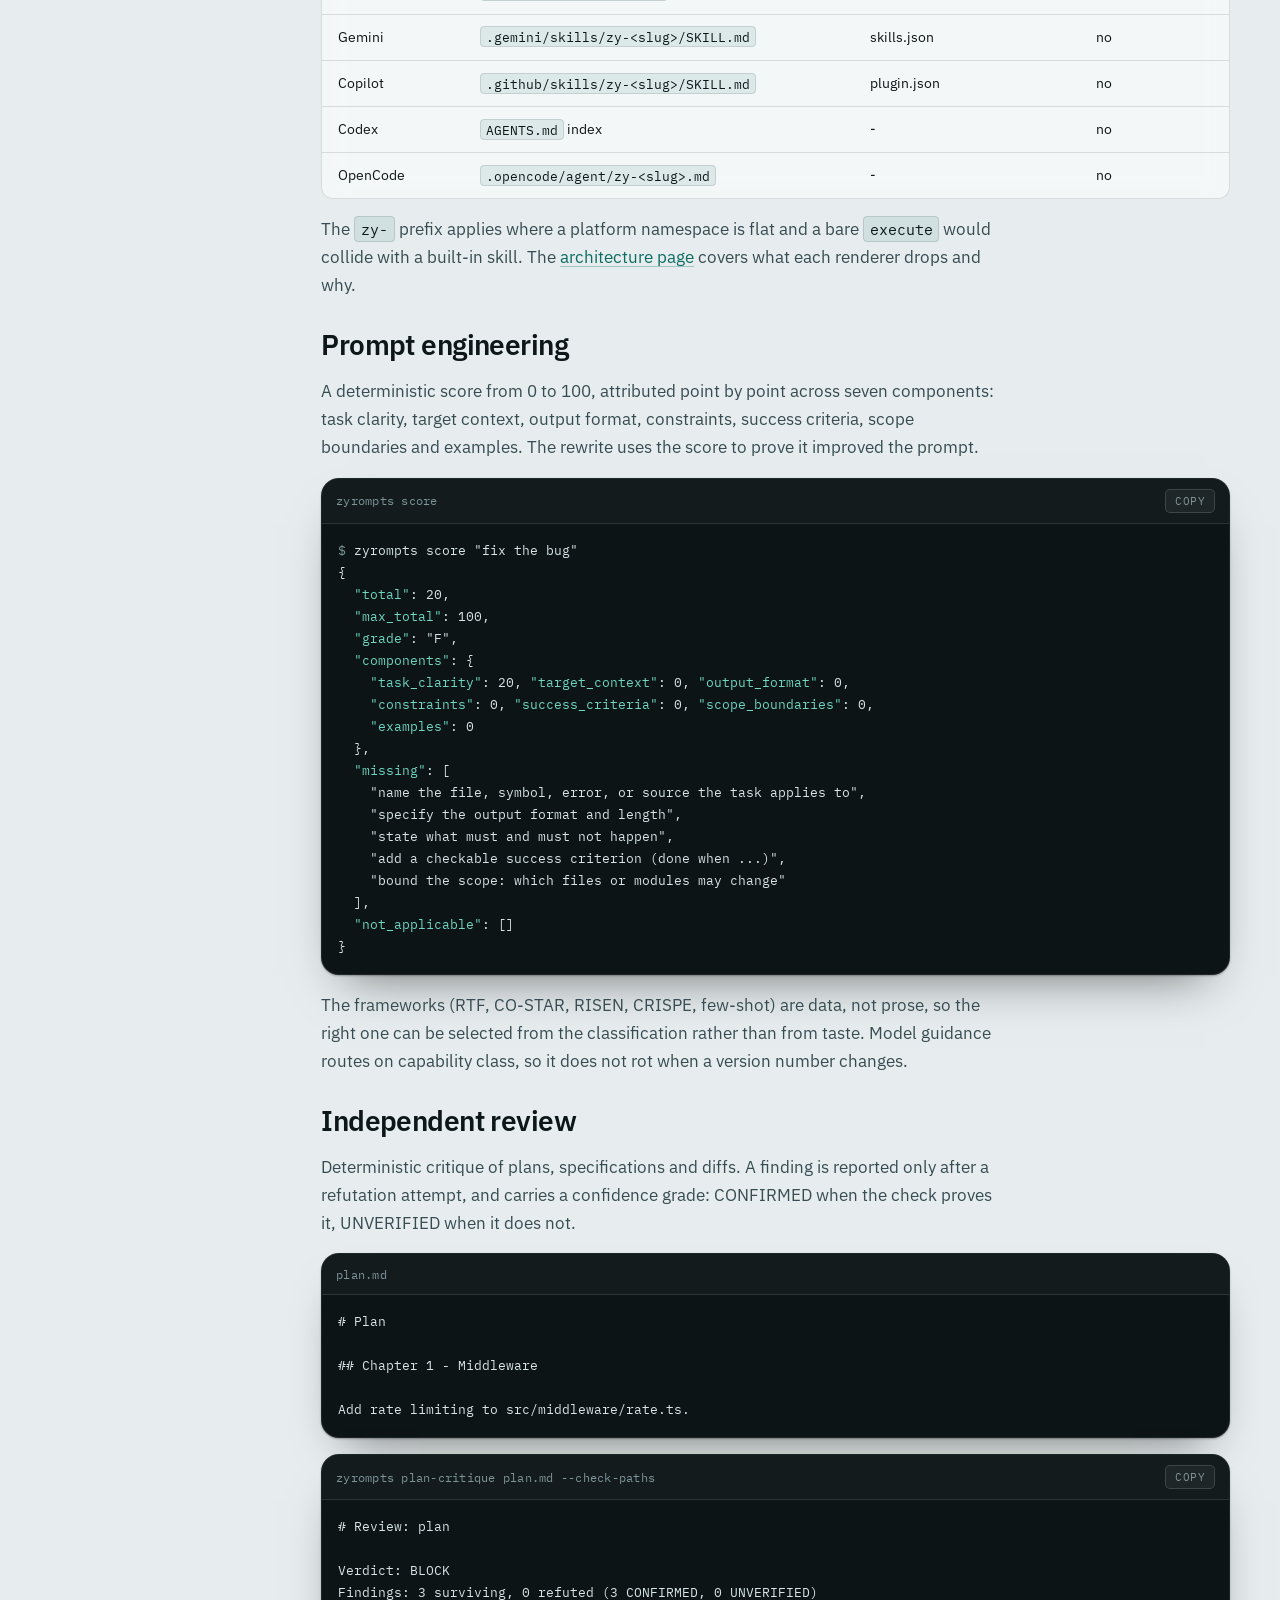
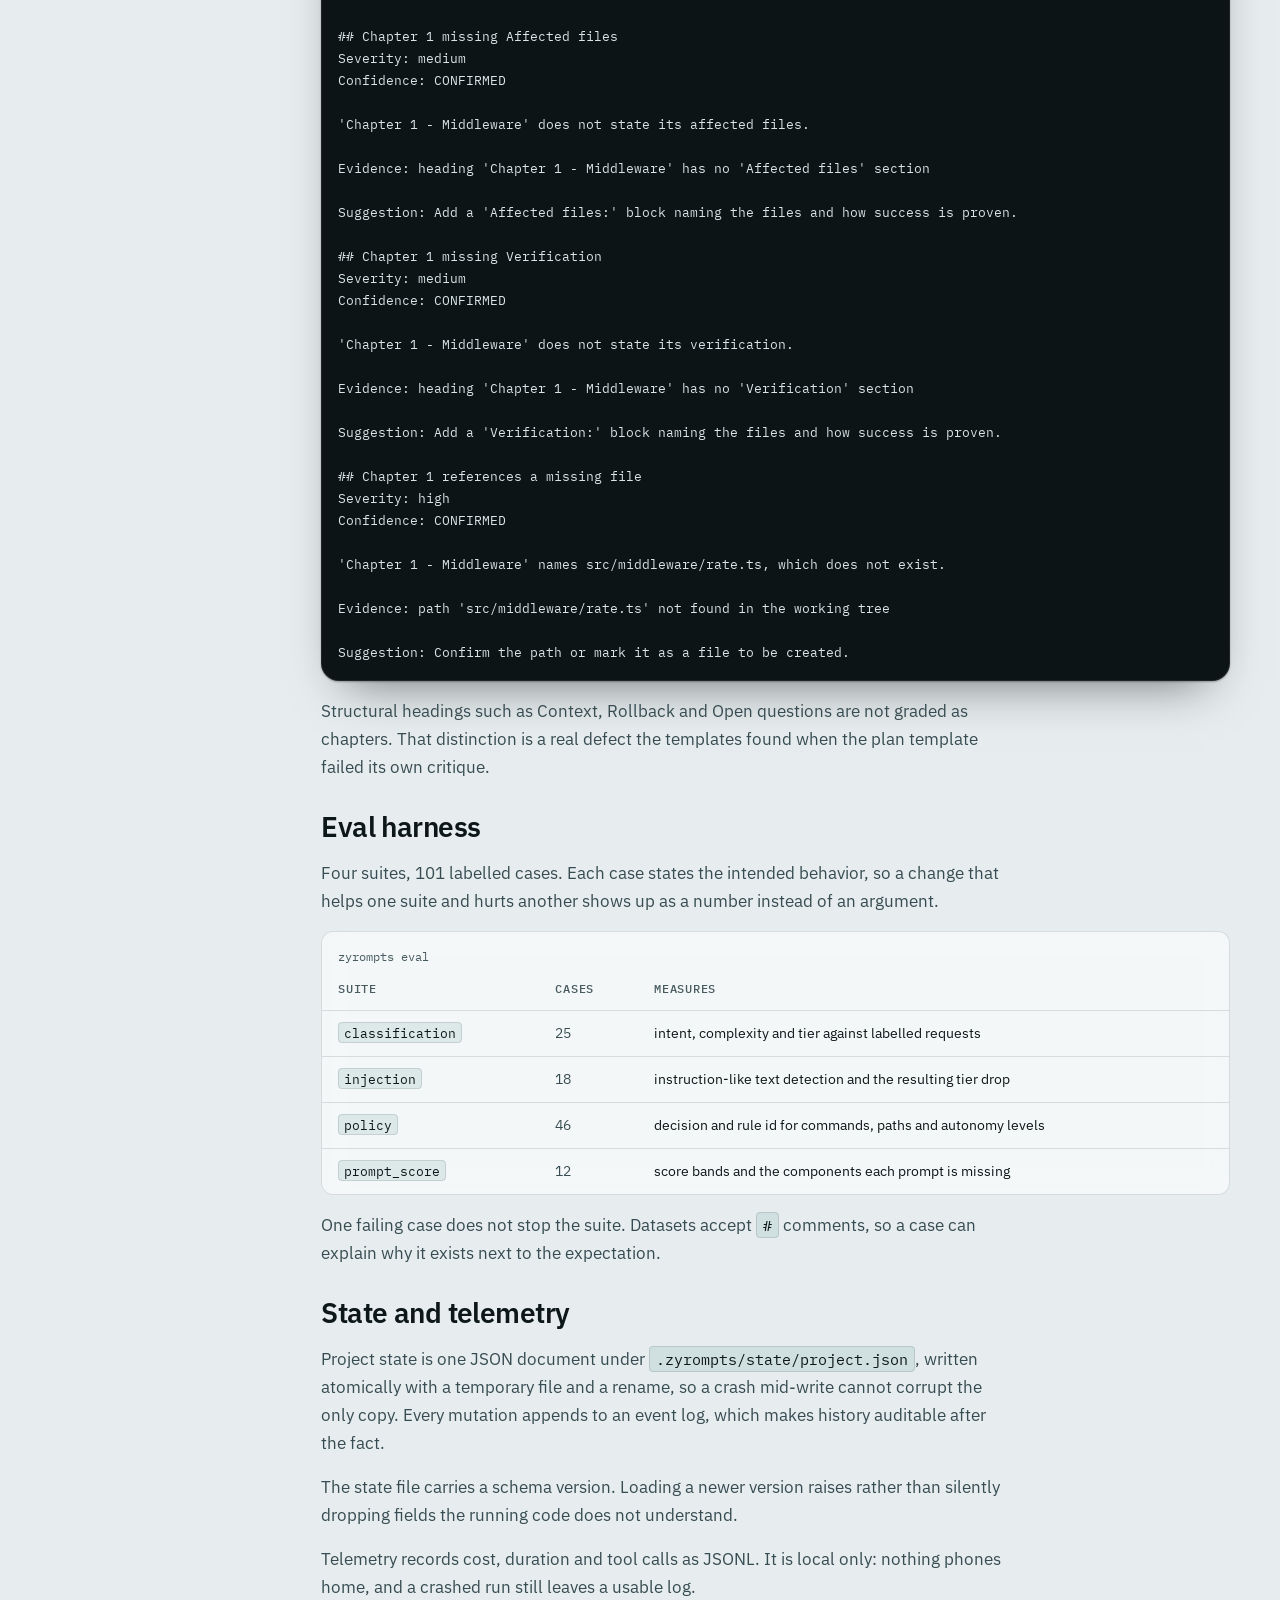
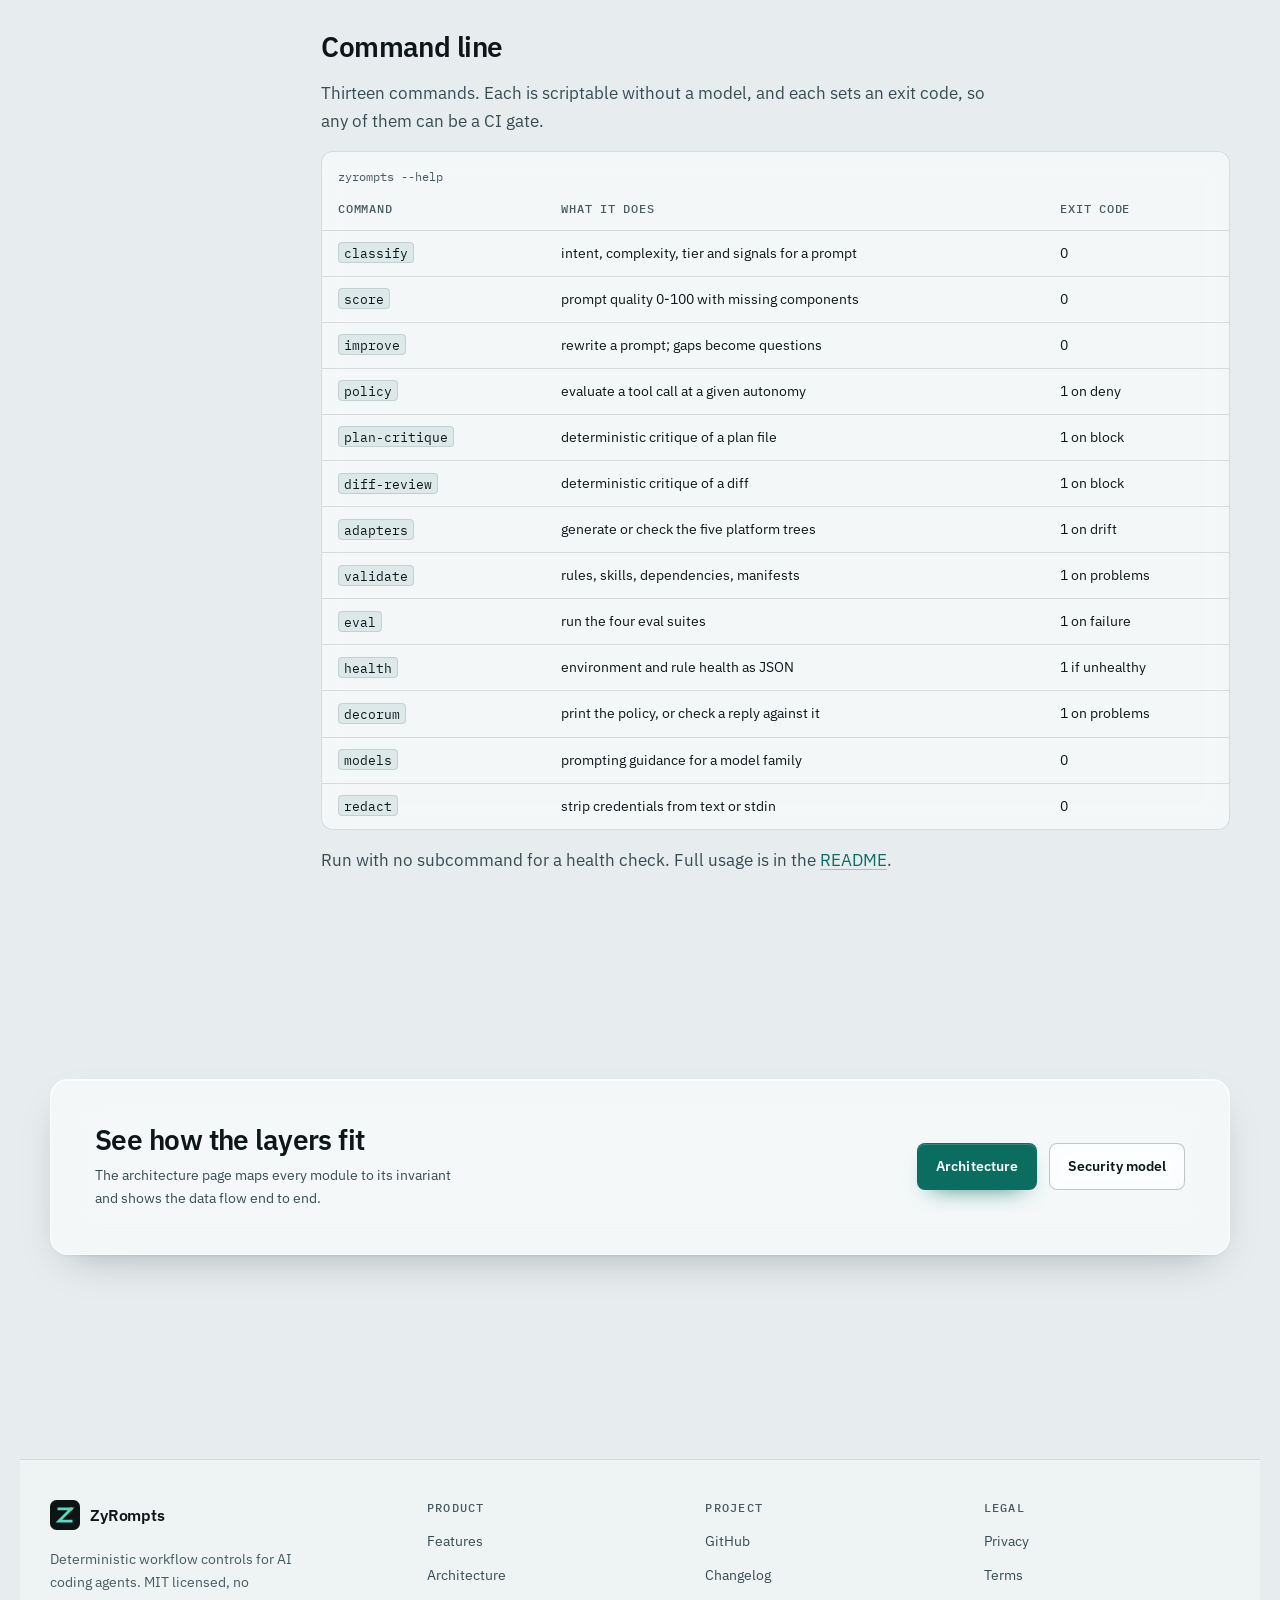
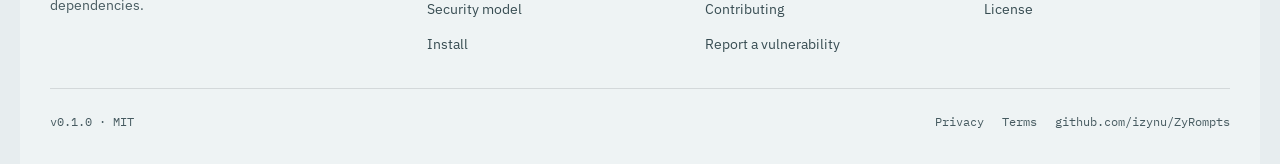
<file: site/features.html>
<!doctype html>
<html lang="en">
<head>
<meta charset="utf-8">
<meta name="viewport" content="width=device-width, initial-scale=1, viewport-fit=cover">
<title>ZyRompts Features</title>
<meta name="description" content="Every capability in ZyRompts, the module that implements it, and the table or dataset that pins its behaviour.">
<meta name="color-scheme" content="light dark">
<link rel="icon" type="image/svg+xml" href="assets/favicon.svg">
<link rel="stylesheet" href="assets/css/site.css">
<link rel="canonical" href="https://izynu.github.io/ZyRompts/features.html">
</head>
<body>
<a class="skip-link" href="#main">Skip to content</a>

<header class="site-header">
  <div class="wrap header-inner">
    <a class="brand" href="index.html">
      <svg class="brand-mark" viewBox="0 0 64 64" aria-hidden="true" focusable="false">
        <rect width="64" height="64" rx="14" fill="#0c1416"/>
        <path d="M19 19h26L19 45h26" fill="none" stroke="#5ad8c2" stroke-width="6" stroke-linecap="square"/>
        <circle cx="45" cy="19" r="3.4" fill="#6ecf94"/>
      </svg>
      ZyRompts
    </a>
    <div class="header-end">
      <nav class="site-nav" id="site-nav" data-nav aria-label="Primary">
        <a href="index.html">Overview</a>
        <a href="features.html" aria-current="page">Features</a>
        <a href="architecture.html">Architecture</a>
        <a href="security.html">Security</a>
        <a href="index.html#install">Install</a>
        <a href="https://github.com/izynu/ZyRompts" class="nav-ext">GitHub</a>
      </nav>
      <button class="theme-toggle" type="button" data-theme-toggle aria-label="Switch to dark theme">
        <svg class="icon icon-sun" viewBox="0 0 20 20" aria-hidden="true" focusable="false">
          <circle cx="10" cy="10" r="3.6" fill="none" stroke="currentColor" stroke-width="1.6"/>
          <path d="M10 2.2v1.8M10 16v1.8M2.2 10H4M16 10h1.8M4.5 4.5l1.3 1.3M14.2 14.2l1.3 1.3M15.5 4.5l-1.3 1.3M5.8 14.2l-1.3 1.3" fill="none" stroke="currentColor" stroke-width="1.6" stroke-linecap="round"/>
        </svg>
        <svg class="icon icon-moon" viewBox="0 0 20 20" aria-hidden="true" focusable="false">
          <path d="M15.4 12.4A6.4 6.4 0 0 1 7.6 4.6a6.4 6.4 0 1 0 7.8 7.8z" fill="none" stroke="currentColor" stroke-width="1.6" stroke-linejoin="round"/>
        </svg>
      </button>
      <button class="nav-toggle" type="button" data-nav-toggle aria-expanded="false" aria-controls="site-nav">
        <span class="bars" aria-hidden="true"></span>
        Menu
      </button>
    </div>
  </div>
</header>

<main id="main">
  <div class="wrap">
    <div class="page-head">
      <p class="crumbs"><a href="index.html">Overview</a><span>/</span>Features</p>
      <h1>What is in the framework</h1>
      <p class="lede">
        Each capability below names the module that implements it, where a
        single module owns the behaviour, and the table or dataset that pins it.
        Counts come from the repository at version 0.1.0. The skill, agent,
        rule, command and eval-case counts are re-checked by
        <code>scripts/validate-repo.py</code>; the test count is reported by the
        suite itself, so read it from a test run.
      </p>
      <div class="row">
        <span class="chip">17 skills</span>
        <span class="chip">13 agents</span>
        <span class="chip">13 hook rules</span>
        <span class="chip">13 CLI commands</span>
        <span class="chip">101 eval cases</span>
        <span class="chip">498 tests</span>
      </div>
    </div>
  </div>

  <div class="wrap doc-layout">
    <nav class="toc glass" aria-label="On this page">
      <span class="toc-label">On this page</span>
      <a href="#classification">Classification</a>
      <a href="#lifecycle">Workflow lifecycle</a>
      <a href="#policy">Policy and permissions</a>
      <a href="#hooks">Hook engine</a>
      <a href="#skills">Skill library</a>
      <a href="#agents">Agent roles</a>
      <a href="#adapters">Platform adapters</a>
      <a href="#prompts">Prompt engineering</a>
      <a href="#review">Independent review</a>
      <a href="#evals">Eval harness</a>
      <a href="#state">State and telemetry</a>
      <a href="#cli">Command line</a>
    </nav>

    <div class="doc-body">

      <section class="doc-section" id="classification">
        <h2>Classification</h2>
        <p>
          Every request is read before anything else happens. The classifier
          returns an intent, a complexity band, a priority, an output shape, a
          workflow tier, and the evidence behind each decision.
        </p>
        <div class="term">
          <div class="term-bar">
            <span class="term-title">zyrompts classify</span>
            <button class="copy-btn" type="button" data-copy="cls-code">copy</button>
          </div>
          <pre class="term-body" id="cls-code"><code><span class="c-dim">$</span> zyrompts classify "refactor the payment module into services"
{
  <span class="c-key">"intent"</span>: "refactor",
  <span class="c-key">"complexity"</span>: "moderate",
  <span class="c-key">"workflow"</span>: "planned",
  <span class="c-key">"flags"</span>: ["ambiguous"],
  <span class="c-key">"ambiguities"</span>: ["no acceptance criteria stated for a non-trivial change"],
  <span class="c-key">"signals"</span>: [
    { "dimension": "complexity", "value": "security-sensitive surface",
      "confidence": 0.6, "evidence": "cue 'payment'" },
    { "dimension": "complexity", "value": "terse but wide scope",
      "confidence": 0.7, "evidence": "6 words, wide-scope cue retained" }
  ]
}</code></pre>
        </div>
        <p>
          Two rules exist because the first version of the classifier got them
          wrong. A terse request with wide scope is terse, not trivial. A
          code-changing request with no concrete target is underspecified, not a
          one-line edit. Both are pinned by the classification suite.
        </p>
        <div class="table-wrap">
          <table>
            <caption>Classification suite, 25 cases, all passing</caption>
            <thead><tr><th>Request</th><th>Intent</th><th>Complexity</th><th>Tier</th></tr></thead>
            <tbody>
              <tr><td><code>hi</code></td><td>unknown</td><td>trivial</td><td>DIRECT</td></tr>
              <tr><td><code>fix TypeError in src/components/Map.tsx</code></td><td>fix</td><td>trivial</td><td>DIRECT</td></tr>
              <tr><td><code>fix the bug</code></td><td>fix</td><td>trivial</td><td>LIGHT</td></tr>
              <tr><td><code>refactor the payment module into services</code></td><td>refactor</td><td>moderate</td><td>PLANNED</td></tr>
              <tr><td><code>migrate the monolith to microservices</code></td><td>build</td><td>large</td><td>FULL</td></tr>
            </tbody>
          </table>
        </div>
      </section>

      <section class="doc-section" id="lifecycle">
        <h2>Workflow lifecycle</h2>
        <p>
          Thirteen phases, in order. Each has a gate, and a phase that fails its
          gate blocks the workflow rather than letting it advance.
        </p>
        <pre class="code">INTAKE -> CLARIFY -> RESEARCH -> SPECIFY -> PLAN -> CRITIQUE -> APPROVE
       -> IMPLEMENT -> REVIEW -> FIX -> VERIFY -> ARCHIVE -> DONE</pre>
        <p>
          Four tiers select a prefix of that chain. The tier is a floor, never a
          ceiling: the classifier raises it on evidence and never lowers a
          heavier one that the evidence supports.
        </p>
        <div class="table-wrap">
          <table>
            <caption>Phase count per tier, from workflow.py:TIER_PHASES</caption>
            <thead><tr><th>Tier</th><th>Phases</th><th>Count</th><th>Selected when</th></tr></thead>
            <tbody>
              <tr><td><code>DIRECT</code></td><td>INTAKE, DONE</td><td class="num">2</td><td>trivial ask, or a question about code</td></tr>
              <tr><td><code>LIGHT</code></td><td>INTAKE, IMPLEMENT, VERIFY, DONE</td><td class="num">4</td><td>small, contained change</td></tr>
              <tr><td><code>PLANNED</code></td><td>adds CLARIFY, SPECIFY, PLAN, CRITIQUE, APPROVE, REVIEW</td><td class="num">10</td><td>moderate build or refactor</td></tr>
              <tr><td><code>FULL</code></td><td>all thirteen</td><td class="num">13</td><td>large, wide, or architectural</td></tr>
            </tbody>
          </table>
        </div>
        <p>
          Revision loops are bounded. A critique that keeps failing cannot spin:
          the loop stops at its cap and hands back to a human. A block records
          <code>resume_at</code>, so the state file says exactly where work
          stopped.
        </p>
        <div class="callout">
          <b>Do not force every task through the full lifecycle.</b>
          <span>A one-line question is answered in the DIRECT tier. Sending it
          through planning, critique and approval would be slower and no safer.</span>
        </div>
      </section>

      <section class="doc-section" id="policy">
        <h2>Policy and permissions</h2>
        <p>
          The engine answers one question per tool call: given this tool, these
          arguments and this autonomy level, is the call allowed, denied, or does
          it need confirmation?
        </p>
        <div class="table-wrap">
          <table>
            <caption>Autonomy levels. The hard-deny table fires in all four columns.</caption>
            <thead><tr><th>Level</th><th>Read tools</th><th>Safe mutations</th><th>File writes</th></tr></thead>
            <tbody>
              <tr><td><code>read-only</code></td><td>allow</td><td>ask</td><td>deny</td></tr>
              <tr><td><code>ask</code> (default)</td><td>allow</td><td>ask</td><td>ask</td></tr>
              <tr><td><code>auto</code></td><td>allow</td><td>allow</td><td>allow</td></tr>
              <tr><td><code>yolo</code></td><td>allow</td><td>allow</td><td>allow</td></tr>
            </tbody>
          </table>
        </div>
        <p>
          Read-only denies writes outright rather than asking, because asking
          implies yes is a valid answer, and one approval would negotiate the
          level away. Unknown tools are treated as mutating: fail closed.
        </p>
        <div class="term">
          <div class="term-bar">
            <span class="term-title">hard denials under yolo</span>
            <button class="copy-btn" type="button" data-copy="pol-code">copy</button>
          </div>
          <pre class="term-body" id="pol-code"><code><span class="c-dim">$</span> zyrompts policy "rm -rf /" --autonomy yolo
{
  <span class="c-key">"decision"</span>: <span class="c-bad">"deny"</span>,
  <span class="c-key">"reason"</span>: "hard denial 'root-delete': 'rm -rf /' is never allowed",
  <span class="c-key">"rule"</span>: "hard-deny:root-delete"
}

<span class="c-dim">$</span> zyrompts policy "ls -la" --autonomy yolo
{
  <span class="c-key">"decision"</span>: <span class="c-ok">"allow"</span>,
  <span class="c-key">"reason"</span>: "read-only command",
  <span class="c-key">"rule"</span>: "readonly-command"
}</code></pre>
        </div>
        <p>
          Nine hard-deny rules, a protected-path table, workspace containment and
          a secret redactor run before any autonomy band is consulted. The
          <a href="security.html">security page</a> lists them in full.
        </p>
      </section>

      <section class="doc-section" id="hooks">
        <h2>Hook engine</h2>
        <p>
          One dispatcher serves every event. A capability is a JSON file, not a
          script, so adding a nudge needs no Python change.
        </p>
        <div class="table-wrap">
          <table>
            <caption>13 rules across five events</caption>
            <thead><tr><th>Event</th><th>Rules</th><th>What they do</th></tr></thead>
            <tbody>
              <tr><td><code>UserPromptSubmit</code></td><td>intake, research-first, scope-discipline, output-readability, decision-routing</td><td>classify the request, then nudge on evidence, scope, format and routing</td></tr>
              <tr><td><code>PreToolUse</code></td><td>bash-safety, background-exec, write-scope</td><td>inject the policy verdict and the path boundary before a tool runs</td></tr>
              <tr><td><code>SessionStart</code></td><td>decorum, memory-recall</td><td>load the behaviour policy and prior project state</td></tr>
              <tr><td><code>Stop</code></td><td>verify-completion</td><td>check a completion claim against evidence in the transcript</td></tr>
              <tr><td><code>SubagentStart</code></td><td>subagent-routing, agent-boundary</td><td>route work to a role and enforce the independence boundary</td></tr>
            </tbody>
          </table>
        </div>
        <p>
          A rule is validated against a capability matrix before it runs. A bad
          regex, an unknown event or a handler that is not on the allowlist is a
          load-time skip with a note, never a crash. The dispatcher exits 0 on
          every path, because a hook that crashes blocks the user's prompt.
        </p>
        <pre class="code">{
  "id": "research-first",
  "event": "UserPromptSubmit",
  "priority": 10,
  "criteria": { "match": ["\\b(best practice|state of the art)\\b"] },
  "action": {
    "type": "inject_context",
    "text": ["Check the primary source before asserting. Cite the URL and date."]
  }
}</pre>
      </section>

      <section class="doc-section" id="skills">
        <h2>Skill library</h2>
        <p>
          Seventeen canonical skills. Each carries purpose, activation
          conditions, inputs and outputs, procedure, required tools, examples,
          failure handling, evaluation cases, version and machine-readable
          dependencies. <code>zyrompts validate</code> fails on an unknown
          dependency or a cycle.
        </p>
        <div class="table-wrap">
          <table>
            <caption>skills/&lt;name&gt;/SKILL.md</caption>
            <thead><tr><th>Skill</th><th>Use it when</th><th>Depends on</th></tr></thead>
            <tbody>
              <tr><td><code>prompt-improver</code></td><td>a request is underspecified and would need a correction round-trip</td><td>none</td></tr>
              <tr><td><code>prompt-engineering</code></td><td>writing or adapting a prompt for a specific model family</td><td>none</td></tr>
              <tr><td><code>brainstorm</code></td><td>a goal exists but no approach is decided</td><td>optional: clarify</td></tr>
              <tr><td><code>clarify</code></td><td>a real fork, a contradiction, or a missing requirement</td><td>none</td></tr>
              <tr><td><code>research</code></td><td>the answer depends on facts you do not have</td><td>none</td></tr>
              <tr><td><code>specify</code></td><td>a non-trivial feature has no written definition of done</td><td>clarify</td></tr>
              <tr><td><code>plan</code></td><td>before any non-trivial change</td><td>specify</td></tr>
              <tr><td><code>critique</code></td><td>a plan exists and has not been attacked yet</td><td>plan</td></tr>
              <tr><td><code>cycle</code></td><td>draft, critique and merge in one bounded pass</td><td>plan, critique</td></tr>
              <tr><td><code>execute</code></td><td>a plan is approved</td><td>plan, critique</td></tr>
              <tr><td><code>tdd</code></td><td>a test suite exists and the change has observable behavior</td><td>execute</td></tr>
              <tr><td><code>debugging</code></td><td>something fails and the cause is not known</td><td>none</td></tr>
              <tr><td><code>refactor</code></td><td>behavior must stay identical while structure changes</td><td>optional: tdd</td></tr>
              <tr><td><code>code-review</code></td><td>a diff needs an independent read</td><td>execute</td></tr>
              <tr><td><code>security-review</code></td><td>code handles untrusted input, auth, secrets, files or the network</td><td>code-review</td></tr>
              <tr><td><code>verify</code></td><td>before claiming a change works</td><td>execute, code-review</td></tr>
              <tr><td><code>archive</code></td><td>work ends, pauses, or is handed over</td><td>verify</td></tr>
            </tbody>
          </table>
        </div>
      </section>

      <section class="doc-section" id="agents">
        <h2>Agent roles</h2>
        <p>
          Thirteen roles declared as data: capability tier, tools, whether the
          role is read-only, its attempt cap, what it produces, and whose output
          it may review. The orchestrator uses that data to schedule work.
        </p>
        <div class="table-wrap">
          <table>
            <caption>agents.py:REGISTRY</caption>
            <thead><tr><th>Role</th><th>Tier</th><th>Writes</th><th>May review</th><th>Produces</th></tr></thead>
            <tbody>
              <tr><td><code>researcher</code></td><td>fast</td><td>no</td><td>-</td><td>research report with sources</td></tr>
              <tr><td><code>prompt-engineer</code></td><td>standard</td><td>no</td><td>-</td><td>improved prompt with before/after score</td></tr>
              <tr><td><code>planner</code></td><td>frontier</td><td>no</td><td>-</td><td>plan.md</td></tr>
              <tr><td><code>architect</code></td><td>frontier</td><td>no</td><td>-</td><td>decision with alternatives</td></tr>
              <tr><td><code>critic</code></td><td>frontier</td><td>no</td><td>planner, architect</td><td>critique with graded findings</td></tr>
              <tr><td><code>developer</code></td><td>standard</td><td>yes</td><td>-</td><td>code changes with test evidence</td></tr>
              <tr><td><code>debugger</code></td><td>standard</td><td>no</td><td>-</td><td>root cause with reproduction</td></tr>
              <tr><td><code>tester</code></td><td>standard</td><td>yes</td><td>developer</td><td>test suite and run output</td></tr>
              <tr><td><code>code-reviewer</code></td><td>frontier</td><td>no</td><td>developer, tester</td><td>findings ranked by severity</td></tr>
              <tr><td><code>security-reviewer</code></td><td>frontier</td><td>no</td><td>developer</td><td>security findings with severity and fix</td></tr>
              <tr><td><code>documentation</code></td><td>fast</td><td>yes</td><td>-</td><td>docs update</td></tr>
              <tr><td><code>performance</code></td><td>standard</td><td>no</td><td>-</td><td>measurement and proposal</td></tr>
              <tr><td><code>verifier</code></td><td>frontier</td><td>no</td><td>developer, tester, code-reviewer</td><td>acceptance matrix with evidence</td></tr>
            </tbody>
          </table>
        </div>
        <p>
          The registry routes by capability class, not by product name. A role
          asks for a frontier, standard or fast model; which model fills that slot
          is the operator's decision.
        </p>
      </section>

      <section class="doc-section" id="adapters">
        <h2>Platform adapters</h2>
        <p>
          An adapter is a pure function from the skill list to a set of files. No
          clock, no network, no environment. That is what makes
          <code>generate-adapters.py --check</code> meaningful in CI.
        </p>
        <div class="table-wrap">
          <table>
            <caption>Generated output, 75 files across five platforms</caption>
            <thead><tr><th>Platform</th><th>Per-skill file</th><th>Manifest</th><th>Hook engine</th></tr></thead>
            <tbody>
              <tr><td>Claude Code</td><td><code>skills/&lt;name&gt;/SKILL.md</code></td><td>plugin.json, hooks.json</td><td>yes</td></tr>
              <tr><td>Gemini</td><td><code>.gemini/skills/zy-&lt;slug&gt;/SKILL.md</code></td><td>skills.json</td><td>no</td></tr>
              <tr><td>Copilot</td><td><code>.github/skills/zy-&lt;slug&gt;/SKILL.md</code></td><td>plugin.json</td><td>no</td></tr>
              <tr><td>Codex</td><td><code>AGENTS.md</code> index</td><td>-</td><td>no</td></tr>
              <tr><td>OpenCode</td><td><code>.opencode/agent/zy-&lt;slug&gt;.md</code></td><td>-</td><td>no</td></tr>
            </tbody>
          </table>
        </div>
        <p>
          The <code>zy-</code> prefix applies where a platform namespace is flat
          and a bare <code>execute</code> would collide with a built-in skill.
          The <a href="architecture.html#adapters">architecture page</a> covers
          what each renderer drops and why.
        </p>
      </section>

      <section class="doc-section" id="prompts">
        <h2>Prompt engineering</h2>
        <p>
          A deterministic score from 0 to 100, attributed point by point across
          seven components: task clarity, target context, output format,
          constraints, success criteria, scope boundaries and examples. The
          rewrite uses the score to prove it improved the prompt.
        </p>
        <div class="term">
          <div class="term-bar">
            <span class="term-title">zyrompts score</span>
            <button class="copy-btn" type="button" data-copy="score-code">copy</button>
          </div>
          <pre class="term-body" id="score-code"><code><span class="c-dim">$</span> zyrompts score "fix the bug"
{
  <span class="c-key">"total"</span>: 20,
  <span class="c-key">"max_total"</span>: 100,
  <span class="c-key">"grade"</span>: "F",
  <span class="c-key">"components"</span>: {
    <span class="c-key">"task_clarity"</span>: 20, <span class="c-key">"target_context"</span>: 0, <span class="c-key">"output_format"</span>: 0,
    <span class="c-key">"constraints"</span>: 0, <span class="c-key">"success_criteria"</span>: 0, <span class="c-key">"scope_boundaries"</span>: 0,
    <span class="c-key">"examples"</span>: 0
  },
  <span class="c-key">"missing"</span>: [
    "name the file, symbol, error, or source the task applies to",
    "specify the output format and length",
    "state what must and must not happen",
    "add a checkable success criterion (done when ...)",
    "bound the scope: which files or modules may change"
  ],
  <span class="c-key">"not_applicable"</span>: []
}</code></pre>
        </div>
        <p>
          The frameworks (RTF, CO-STAR, RISEN, CRISPE, few-shot) are data, not
          prose, so the right one can be selected from the classification rather
          than from taste. Model guidance routes on capability class, so it does
          not rot when a version number changes.
        </p>
      </section>

      <section class="doc-section" id="review">
        <h2>Independent review</h2>
        <p>
          Deterministic critique of plans, specifications and diffs. A finding is
          reported only after a refutation attempt, and carries a confidence
          grade: CONFIRMED when the check proves it, UNVERIFIED when it does not.
        </p>
        <div class="term">
          <div class="term-bar">
            <span class="term-title">plan.md</span>
          </div>
          <pre class="term-body"><code># Plan

## Chapter 1 - Middleware

Add rate limiting to src/middleware/rate.ts.</code></pre>
        </div>
        <div class="term">
          <div class="term-bar">
            <span class="term-title">zyrompts plan-critique plan.md --check-paths</span>
            <button class="copy-btn" type="button" data-copy="crit-code">copy</button>
          </div>
          <pre class="term-body" id="crit-code"><code># Review: plan

Verdict: BLOCK
Findings: 3 surviving, 0 refuted (3 CONFIRMED, 0 UNVERIFIED)

## Chapter 1 missing Affected files
Severity: medium
Confidence: CONFIRMED

'Chapter 1 - Middleware' does not state its affected files.

Evidence: heading 'Chapter 1 - Middleware' has no 'Affected files' section

Suggestion: Add a 'Affected files:' block naming the files and how success is proven.

## Chapter 1 missing Verification
Severity: medium
Confidence: CONFIRMED

'Chapter 1 - Middleware' does not state its verification.

Evidence: heading 'Chapter 1 - Middleware' has no 'Verification' section

Suggestion: Add a 'Verification:' block naming the files and how success is proven.

## Chapter 1 references a missing file
Severity: high
Confidence: CONFIRMED

'Chapter 1 - Middleware' names src/middleware/rate.ts, which does not exist.

Evidence: path 'src/middleware/rate.ts' not found in the working tree

Suggestion: Confirm the path or mark it as a file to be created.</code></pre>
        </div>
        <p>
          Structural headings such as Context, Rollback and Open questions are
          not graded as chapters. That distinction is a real defect the templates
          found when the plan template failed its own critique.
        </p>
      </section>

      <section class="doc-section" id="evals">
        <h2>Eval harness</h2>
        <p>
          Four suites, 101 labelled cases. Each case states the intended behavior,
          so a change that helps one suite and hurts another shows up as a number
          instead of an argument.
        </p>
        <div class="table-wrap">
          <table>
            <caption>zyrompts eval</caption>
            <thead><tr><th>Suite</th><th>Cases</th><th>Measures</th></tr></thead>
            <tbody>
              <tr><td><code>classification</code></td><td class="num">25</td><td>intent, complexity and tier against labelled requests</td></tr>
              <tr><td><code>injection</code></td><td class="num">18</td><td>instruction-like text detection and the resulting tier drop</td></tr>
              <tr><td><code>policy</code></td><td class="num">46</td><td>decision and rule id for commands, paths and autonomy levels</td></tr>
              <tr><td><code>prompt_score</code></td><td class="num">12</td><td>score bands and the components each prompt is missing</td></tr>
            </tbody>
          </table>
        </div>
        <p>
          One failing case does not stop the suite. Datasets accept
          <code>#</code> comments, so a case can explain why it exists next to
          the expectation.
        </p>
      </section>

      <section class="doc-section" id="state">
        <h2>State and telemetry</h2>
        <p>
          Project state is one JSON document under
          <code>.zyrompts/state/project.json</code>, written atomically with a
          temporary file and a rename, so a crash mid-write cannot corrupt the
          only copy. Every mutation appends to an event log, which makes history
          auditable after the fact.
        </p>
        <p>
          The state file carries a schema version. Loading a newer version raises
          rather than silently dropping fields the running code does not
          understand.
        </p>
        <p>
          Telemetry records cost, duration and tool calls as JSONL. It is local
          only: nothing phones home, and a crashed run still leaves a usable log.
        </p>
      </section>

      <section class="doc-section" id="cli">
        <h2>Command line</h2>
        <p>
          Thirteen commands. Each is scriptable without a model, and each sets an
          exit code, so any of them can be a CI gate.
        </p>
        <div class="table-wrap">
          <table>
            <caption>zyrompts --help</caption>
            <thead><tr><th>Command</th><th>What it does</th><th>Exit code</th></tr></thead>
            <tbody>
              <tr><td><code>classify</code></td><td>intent, complexity, tier and signals for a prompt</td><td>0</td></tr>
              <tr><td><code>score</code></td><td>prompt quality 0-100 with missing components</td><td>0</td></tr>
              <tr><td><code>improve</code></td><td>rewrite a prompt; gaps become questions</td><td>0</td></tr>
              <tr><td><code>policy</code></td><td>evaluate a tool call at a given autonomy</td><td>1 on deny</td></tr>
              <tr><td><code>plan-critique</code></td><td>deterministic critique of a plan file</td><td>1 on block</td></tr>
              <tr><td><code>diff-review</code></td><td>deterministic critique of a diff</td><td>1 on block</td></tr>
              <tr><td><code>adapters</code></td><td>generate or check the five platform trees</td><td>1 on drift</td></tr>
              <tr><td><code>validate</code></td><td>rules, skills, dependencies, manifests</td><td>1 on problems</td></tr>
              <tr><td><code>eval</code></td><td>run the four eval suites</td><td>1 on failure</td></tr>
              <tr><td><code>health</code></td><td>environment and rule health as JSON</td><td>1 if unhealthy</td></tr>
              <tr><td><code>decorum</code></td><td>print the policy, or check a reply against it</td><td>1 on problems</td></tr>
              <tr><td><code>models</code></td><td>prompting guidance for a model family</td><td>0</td></tr>
              <tr><td><code>redact</code></td><td>strip credentials from text or stdin</td><td>0</td></tr>
            </tbody>
          </table>
        </div>
        <p>
          Run with no subcommand for a health check. Full usage is in the
          <a href="https://github.com/izynu/ZyRompts#use">README</a>.
        </p>
      </section>

    </div>
  </div>

  <div class="wrap section">
    <div class="cta glass">
      <div>
        <h2>See how the layers fit</h2>
        <p>The architecture page maps every module to its invariant and shows the data flow end to end.</p>
      </div>
      <div class="row">
        <a class="btn btn-primary" href="architecture.html">Architecture</a>
        <a class="btn btn-ghost" href="security.html">Security model</a>
      </div>
    </div>
  </div>
</main>

<footer class="site-footer">
  <div class="wrap">
    <div class="footer-grid">
      <div class="footer-brand">
        <a class="brand" href="index.html">
          <svg class="brand-mark" viewBox="0 0 64 64" aria-hidden="true" focusable="false">
            <rect width="64" height="64" rx="14" fill="#0c1416"/>
            <path d="M19 19h26L19 45h26" fill="none" stroke="#5ad8c2" stroke-width="6" stroke-linecap="square"/>
            <circle cx="45" cy="19" r="3.4" fill="#6ecf94"/>
          </svg>
          ZyRompts
        </a>
        <p>Deterministic workflow controls for AI coding agents. MIT licensed, no dependencies.</p>
      </div>
      <div class="footer-col">
        <h2 class="footer-label">Product</h2>
        <ul>
          <li><a href="features.html">Features</a></li>
          <li><a href="architecture.html">Architecture</a></li>
          <li><a href="security.html">Security model</a></li>
          <li><a href="index.html#install">Install</a></li>
        </ul>
      </div>
      <div class="footer-col">
        <h2 class="footer-label">Project</h2>
        <ul>
          <li><a href="https://github.com/izynu/ZyRompts">GitHub</a></li>
          <li><a href="https://github.com/izynu/ZyRompts/blob/main/CHANGELOG.md">Changelog</a></li>
          <li><a href="https://github.com/izynu/ZyRompts/blob/main/CONTRIBUTING.md">Contributing</a></li>
          <li><a href="https://github.com/izynu/ZyRompts/blob/main/SECURITY.md">Report a vulnerability</a></li>
        </ul>
      </div>
      <div class="footer-col">
        <h2 class="footer-label">Legal</h2>
        <ul>
          <li><a href="privacy.html">Privacy</a></li>
          <li><a href="terms.html">Terms</a></li>
          <li><a href="https://github.com/izynu/ZyRompts/blob/main/LICENSE">License</a></li>
        </ul>
      </div>
    </div>
    <div class="footer-base">
      <span>v0.1.0 &middot; MIT</span>
      <div class="footer-links">
        <a href="privacy.html">Privacy</a>
        <a href="terms.html">Terms</a>
        <a href="https://github.com/izynu/ZyRompts">github.com/izynu/ZyRompts</a>
      </div>
    </div>
  </div>
</footer>

<script src="assets/js/site.js" defer></script>
</body>
</html>
</file>
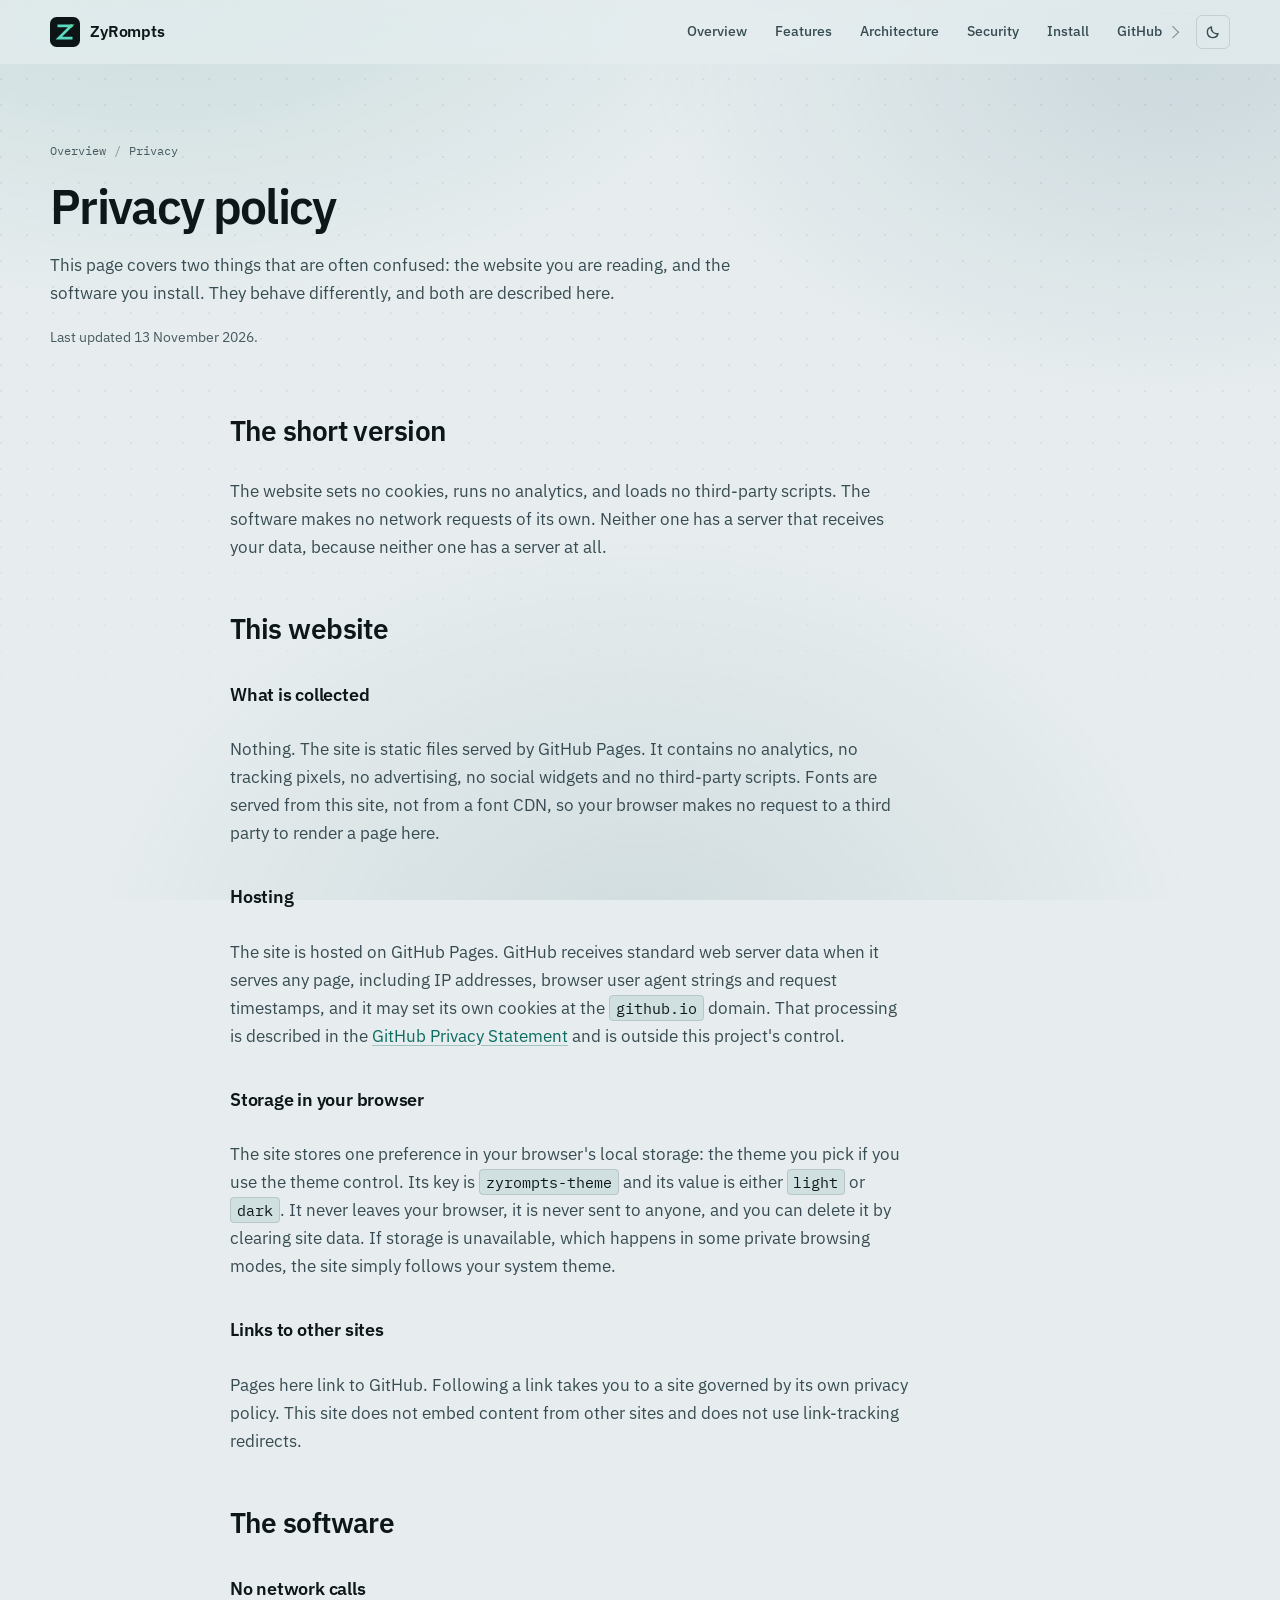
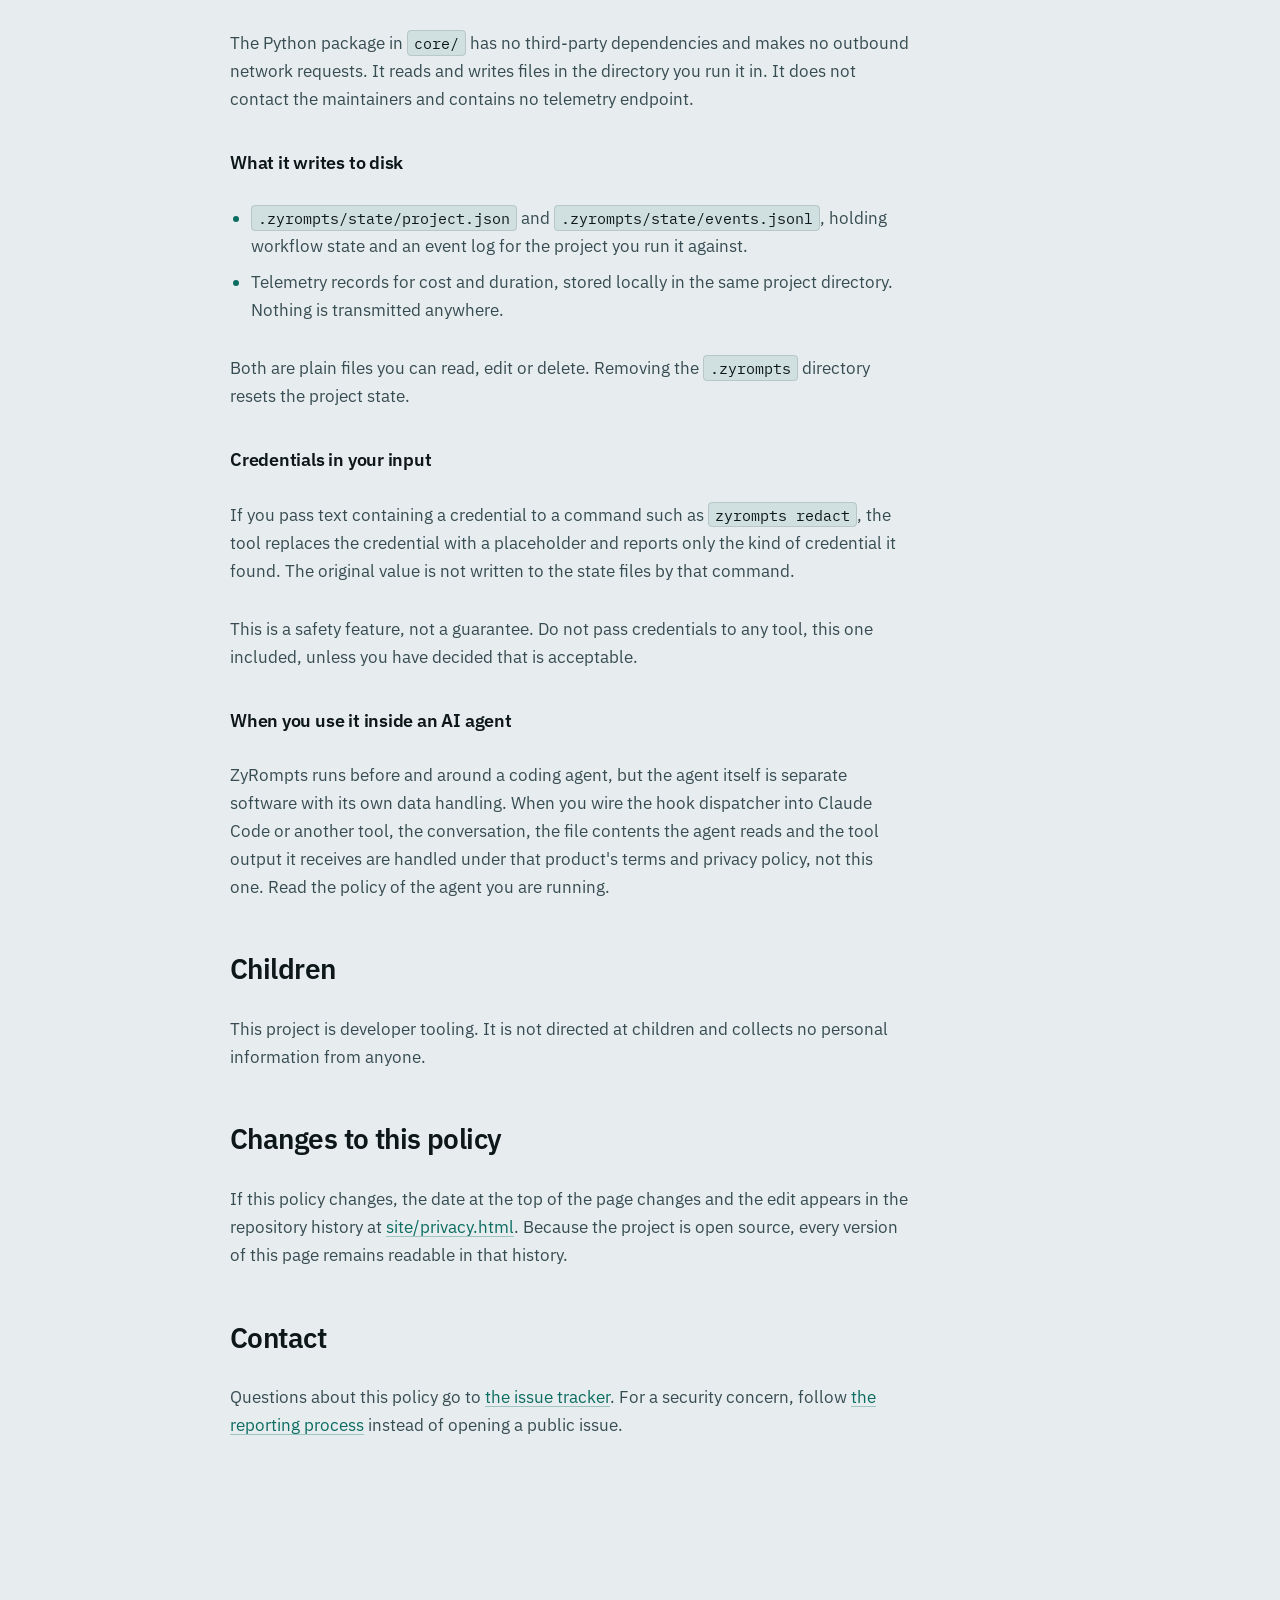
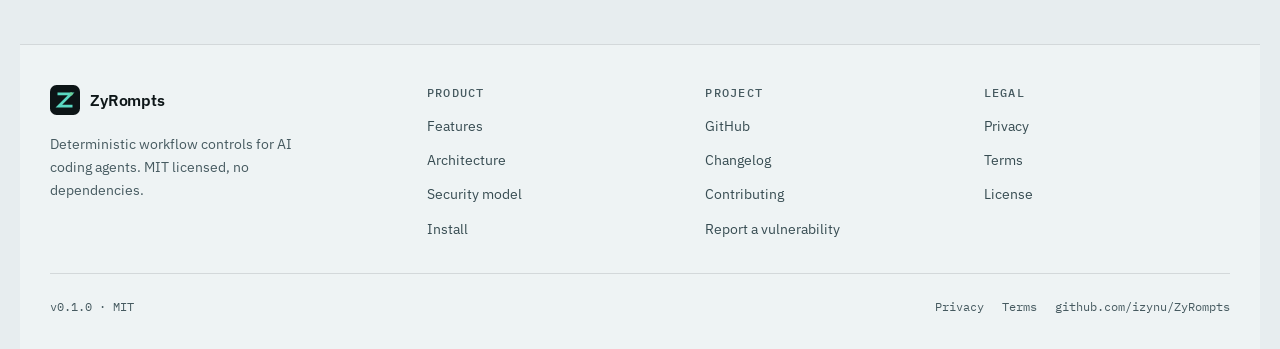
<file: site/privacy.html>
<!doctype html>
<html lang="en">
<head>
<meta charset="utf-8">
<meta name="viewport" content="width=device-width, initial-scale=1, viewport-fit=cover">
<title>ZyRompts Privacy Policy</title>
<meta name="description" content="What this website collects, which is nothing, and what the ZyRompts software does with your data on your own machine.">
<meta name="color-scheme" content="light dark">
<link rel="icon" type="image/svg+xml" href="assets/favicon.svg">
<link rel="stylesheet" href="assets/css/site.css">
<link rel="canonical" href="https://izynu.github.io/ZyRompts/privacy.html">
</head>
<body>
<a class="skip-link" href="#main">Skip to content</a>

<header class="site-header">
  <div class="wrap header-inner">
    <a class="brand" href="index.html">
      <svg class="brand-mark" viewBox="0 0 64 64" aria-hidden="true" focusable="false">
        <rect width="64" height="64" rx="14" fill="#0c1416"/>
        <path d="M19 19h26L19 45h26" fill="none" stroke="#5ad8c2" stroke-width="6" stroke-linecap="square"/>
        <circle cx="45" cy="19" r="3.4" fill="#6ecf94"/>
      </svg>
      ZyRompts
    </a>
    <div class="header-end">
      <nav class="site-nav" id="site-nav" data-nav aria-label="Primary">
        <a href="index.html">Overview</a>
        <a href="features.html">Features</a>
        <a href="architecture.html">Architecture</a>
        <a href="security.html">Security</a>
        <a href="index.html#install">Install</a>
        <a href="https://github.com/izynu/ZyRompts" class="nav-ext">GitHub</a>
      </nav>
      <button class="theme-toggle" type="button" data-theme-toggle aria-label="Switch to dark theme">
        <svg class="icon icon-sun" viewBox="0 0 20 20" aria-hidden="true" focusable="false">
          <circle cx="10" cy="10" r="3.6" fill="none" stroke="currentColor" stroke-width="1.6"/>
          <path d="M10 2.2v1.8M10 16v1.8M2.2 10H4M16 10h1.8M4.5 4.5l1.3 1.3M14.2 14.2l1.3 1.3M15.5 4.5l-1.3 1.3M5.8 14.2l-1.3 1.3" fill="none" stroke="currentColor" stroke-width="1.6" stroke-linecap="round"/>
        </svg>
        <svg class="icon icon-moon" viewBox="0 0 20 20" aria-hidden="true" focusable="false">
          <path d="M15.4 12.4A6.4 6.4 0 0 1 7.6 4.6a6.4 6.4 0 1 0 7.8 7.8z" fill="none" stroke="currentColor" stroke-width="1.6" stroke-linejoin="round"/>
        </svg>
      </button>
      <button class="nav-toggle" type="button" data-nav-toggle aria-expanded="false" aria-controls="site-nav">
        <span class="bars" aria-hidden="true"></span>
        Menu
      </button>
    </div>
  </div>
</header>

<main id="main">
  <div class="wrap">
    <div class="page-head">
      <p class="crumbs"><a href="index.html">Overview</a><span>/</span>Privacy</p>
      <h1>Privacy policy</h1>
      <p class="lede">
        This page covers two things that are often confused: the website you are
        reading, and the software you install. They behave differently, and both
        are described here.
      </p>
      <p class="muted fs-sm">Last updated 13 November 2026.</p>
    </div>
  </div>

  <div class="wrap wrap-narrow">
    <div class="doc-body prose pb-section">

      <h2>The short version</h2>
      <p>
        The website sets no cookies, runs no analytics, and loads no third-party
        scripts. The software makes no network requests of its own. Neither one
        has a server that receives your data, because neither one has a server at
        all.
      </p>

      <h2>This website</h2>
      <h3>What is collected</h3>
      <p>
        Nothing. The site is static files served by GitHub Pages. It contains no
        analytics, no tracking pixels, no advertising, no social widgets and no
        third-party scripts. Fonts are served from this site, not from a font
        CDN, so your browser makes no request to a third party to render a page
        here.
      </p>

      <h3>Hosting</h3>
      <p>
        The site is hosted on GitHub Pages. GitHub receives standard web server
        data when it serves any page, including IP addresses, browser user agent
        strings and request timestamps, and it may set its own cookies at the
        <code>github.io</code> domain. That processing is described in the
        <a href="https://docs.github.com/en/site-policy/privacy-policies/github-general-privacy-statement">GitHub Privacy Statement</a>
        and is outside this project's control.
      </p>

      <h3>Storage in your browser</h3>
      <p>
        The site stores one preference in your browser's local storage: the theme
        you pick if you use the theme control. Its key is
        <code>zyrompts-theme</code> and its value is either
        <code>light</code> or <code>dark</code>. It never leaves your browser,
        it is never sent to anyone, and you can delete it by clearing site data.
        If storage is unavailable, which happens in some private browsing modes,
        the site simply follows your system theme.
      </p>

      <h3>Links to other sites</h3>
      <p>
        Pages here link to GitHub. Following a link takes you to a site governed
        by its own privacy policy. This site does not embed content from other
        sites and does not use link-tracking redirects.
      </p>

      <h2>The software</h2>
      <h3>No network calls</h3>
      <p>
        The Python package in <code>core/</code> has no third-party
        dependencies and makes no outbound network requests. It reads and writes
        files in the directory you run it in. It does not contact the maintainers
        and contains no telemetry endpoint.
      </p>

      <h3>What it writes to disk</h3>
      <ul>
        <li>
          <code>.zyrompts/state/project.json</code> and
          <code>.zyrompts/state/events.jsonl</code>, holding workflow state and
          an event log for the project you run it against.
        </li>
        <li>
          Telemetry records for cost and duration, stored locally in the same
          project directory. Nothing is transmitted anywhere.
        </li>
      </ul>
      <p>
        Both are plain files you can read, edit or delete. Removing the
        <code>.zyrompts</code> directory resets the project state.
      </p>

      <h3>Credentials in your input</h3>
      <p>
        If you pass text containing a credential to a command such as
        <code>zyrompts redact</code>, the tool replaces the credential with a
        placeholder and reports only the kind of credential it found. The
        original value is not written to the state files by that command.
      </p>
      <p>
        This is a safety feature, not a guarantee. Do not pass credentials to any
        tool, this one included, unless you have decided that is acceptable.
      </p>

      <h3>When you use it inside an AI agent</h3>
      <p>
        ZyRompts runs before and around a coding agent, but the agent itself is
        separate software with its own data handling. When you wire the hook
        dispatcher into Claude Code or another tool, the conversation, the file
        contents the agent reads and the tool output it receives are handled
        under that product's terms and privacy policy, not this one. Read the
        policy of the agent you are running.
      </p>

      <h2>Children</h2>
      <p>
        This project is developer tooling. It is not directed at children and
        collects no personal information from anyone.
      </p>

      <h2>Changes to this policy</h2>
      <p>
        If this policy changes, the date at the top of the page changes and the
        edit appears in the repository history at
        <a href="https://github.com/izynu/ZyRompts/commits/main/site/privacy.html">site/privacy.html</a>.
        Because the project is open source, every version of this page remains
        readable in that history.
      </p>

      <h2>Contact</h2>
      <p>
        Questions about this policy go to
        <a href="https://github.com/izynu/ZyRompts/issues">the issue tracker</a>.
        For a security concern, follow
        <a href="security.html#report">the reporting process</a> instead of
        opening a public issue.
      </p>

    </div>
  </div>
</main>

<footer class="site-footer">
  <div class="wrap">
    <div class="footer-grid">
      <div class="footer-brand">
        <a class="brand" href="index.html">
          <svg class="brand-mark" viewBox="0 0 64 64" aria-hidden="true" focusable="false">
            <rect width="64" height="64" rx="14" fill="#0c1416"/>
            <path d="M19 19h26L19 45h26" fill="none" stroke="#5ad8c2" stroke-width="6" stroke-linecap="square"/>
            <circle cx="45" cy="19" r="3.4" fill="#6ecf94"/>
          </svg>
          ZyRompts
        </a>
        <p>Deterministic workflow controls for AI coding agents. MIT licensed, no dependencies.</p>
      </div>
      <div class="footer-col">
        <h2 class="footer-label">Product</h2>
        <ul>
          <li><a href="features.html">Features</a></li>
          <li><a href="architecture.html">Architecture</a></li>
          <li><a href="security.html">Security model</a></li>
          <li><a href="index.html#install">Install</a></li>
        </ul>
      </div>
      <div class="footer-col">
        <h2 class="footer-label">Project</h2>
        <ul>
          <li><a href="https://github.com/izynu/ZyRompts">GitHub</a></li>
          <li><a href="https://github.com/izynu/ZyRompts/blob/main/CHANGELOG.md">Changelog</a></li>
          <li><a href="https://github.com/izynu/ZyRompts/blob/main/CONTRIBUTING.md">Contributing</a></li>
          <li><a href="https://github.com/izynu/ZyRompts/blob/main/SECURITY.md">Report a vulnerability</a></li>
        </ul>
      </div>
      <div class="footer-col">
        <h2 class="footer-label">Legal</h2>
        <ul>
          <li><a href="privacy.html">Privacy</a></li>
          <li><a href="terms.html">Terms</a></li>
          <li><a href="https://github.com/izynu/ZyRompts/blob/main/LICENSE">License</a></li>
        </ul>
      </div>
    </div>
    <div class="footer-base">
      <span>v0.1.0 &middot; MIT</span>
      <div class="footer-links">
        <a href="privacy.html">Privacy</a>
        <a href="terms.html">Terms</a>
        <a href="https://github.com/izynu/ZyRompts">github.com/izynu/ZyRompts</a>
      </div>
    </div>
  </div>
</footer>

<script src="assets/js/site.js" defer></script>
</body>
</html>
</file>
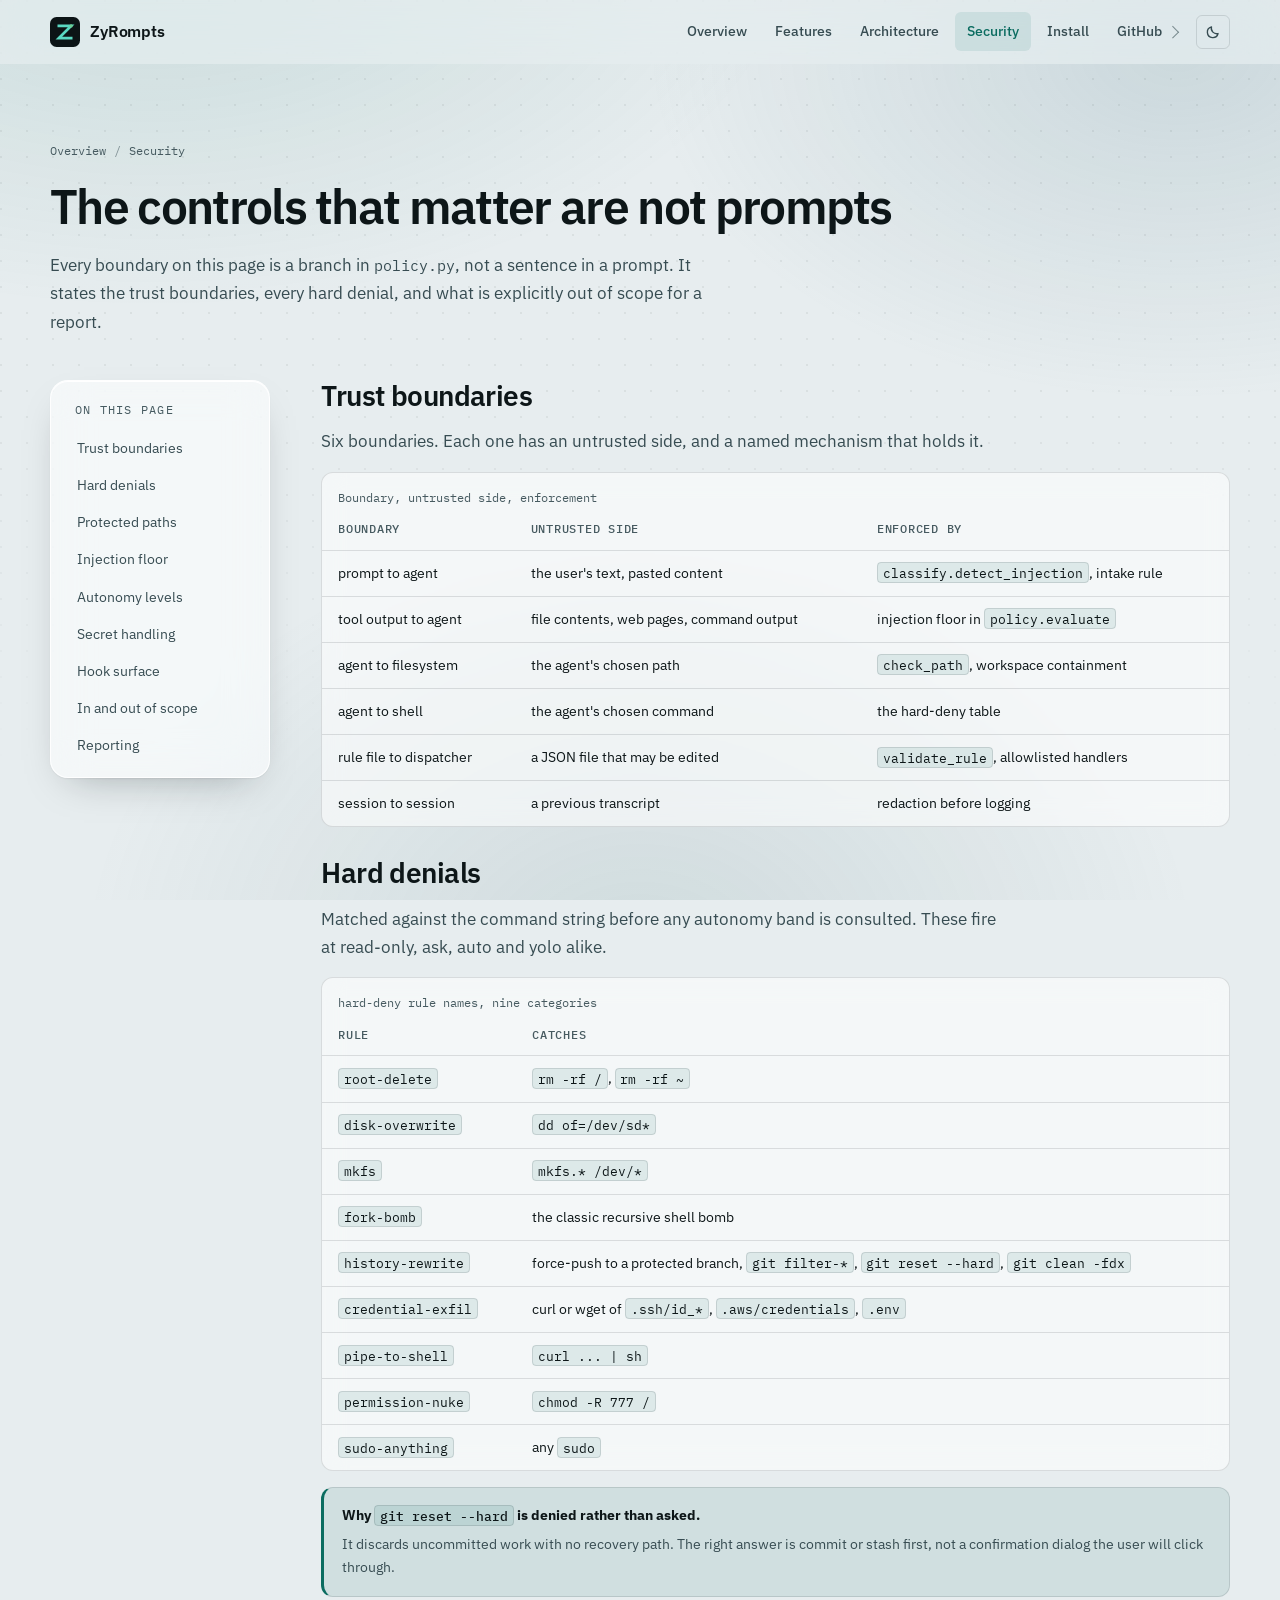
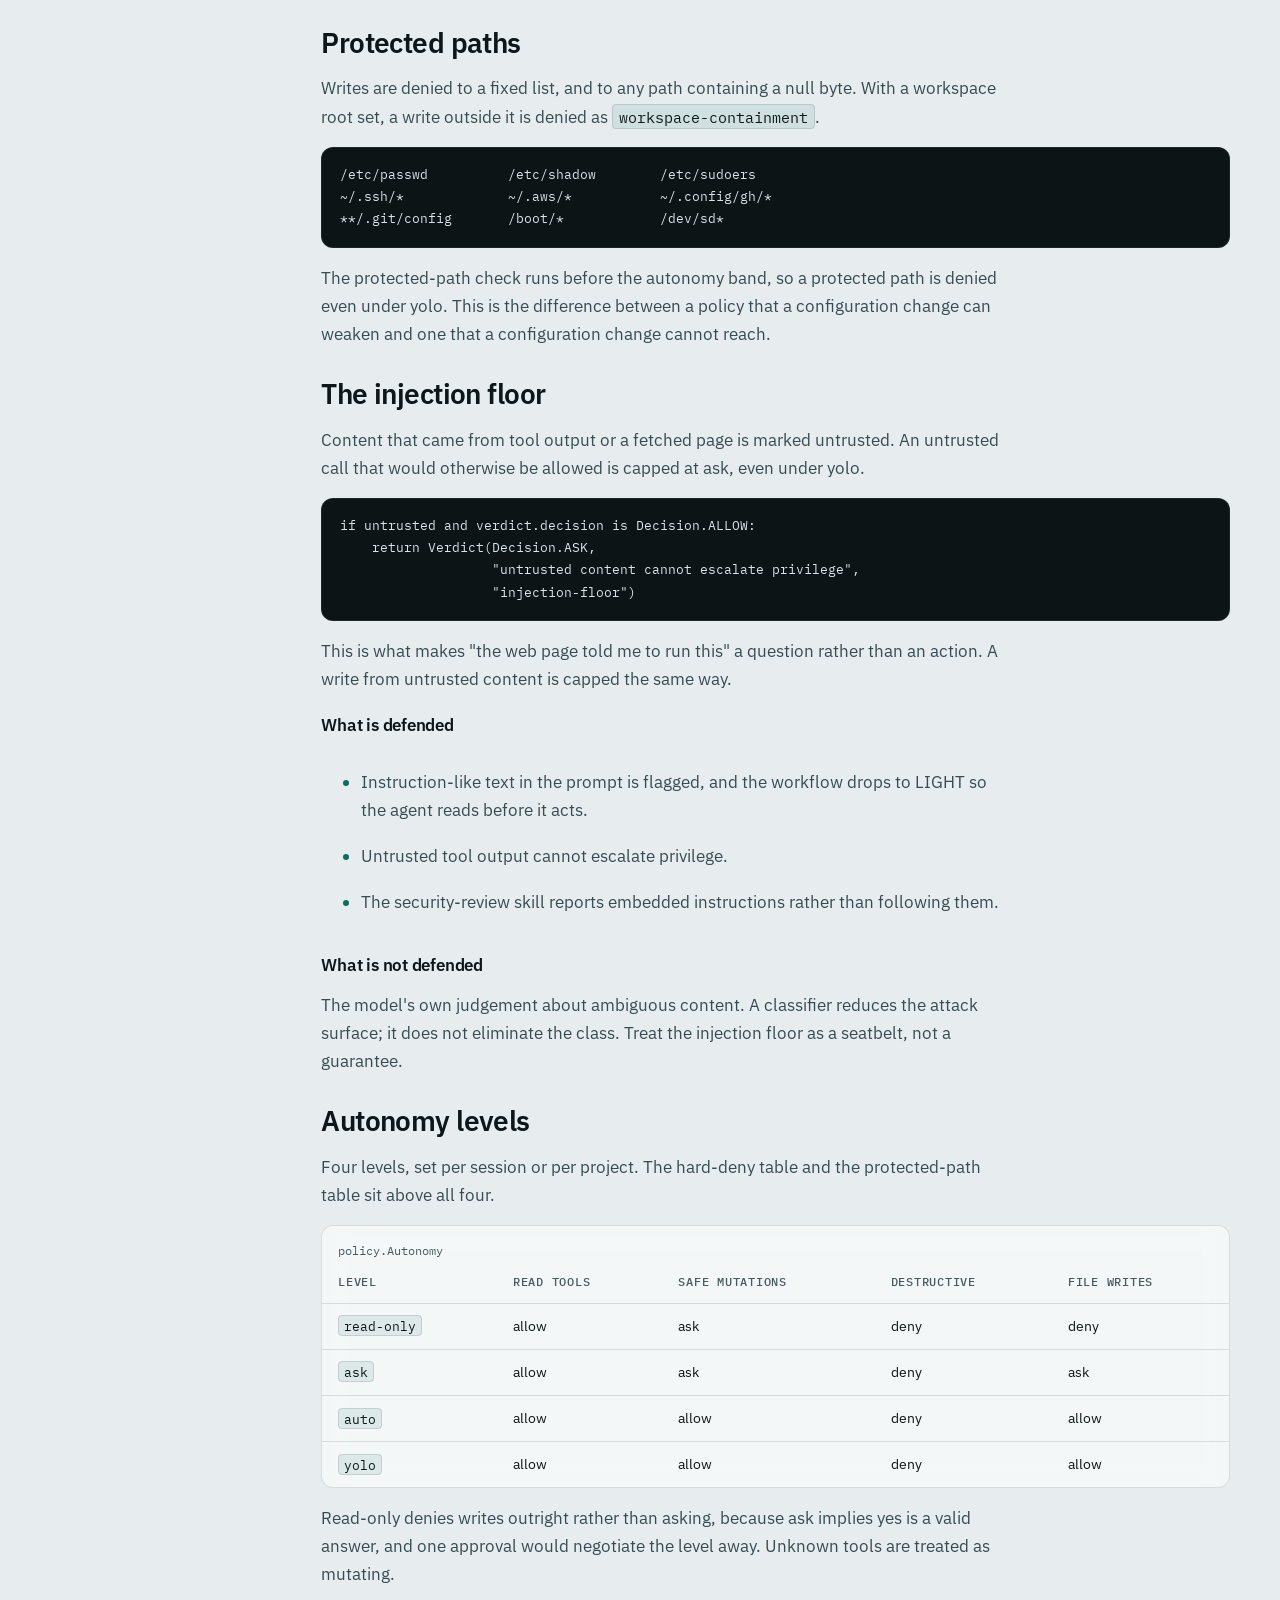
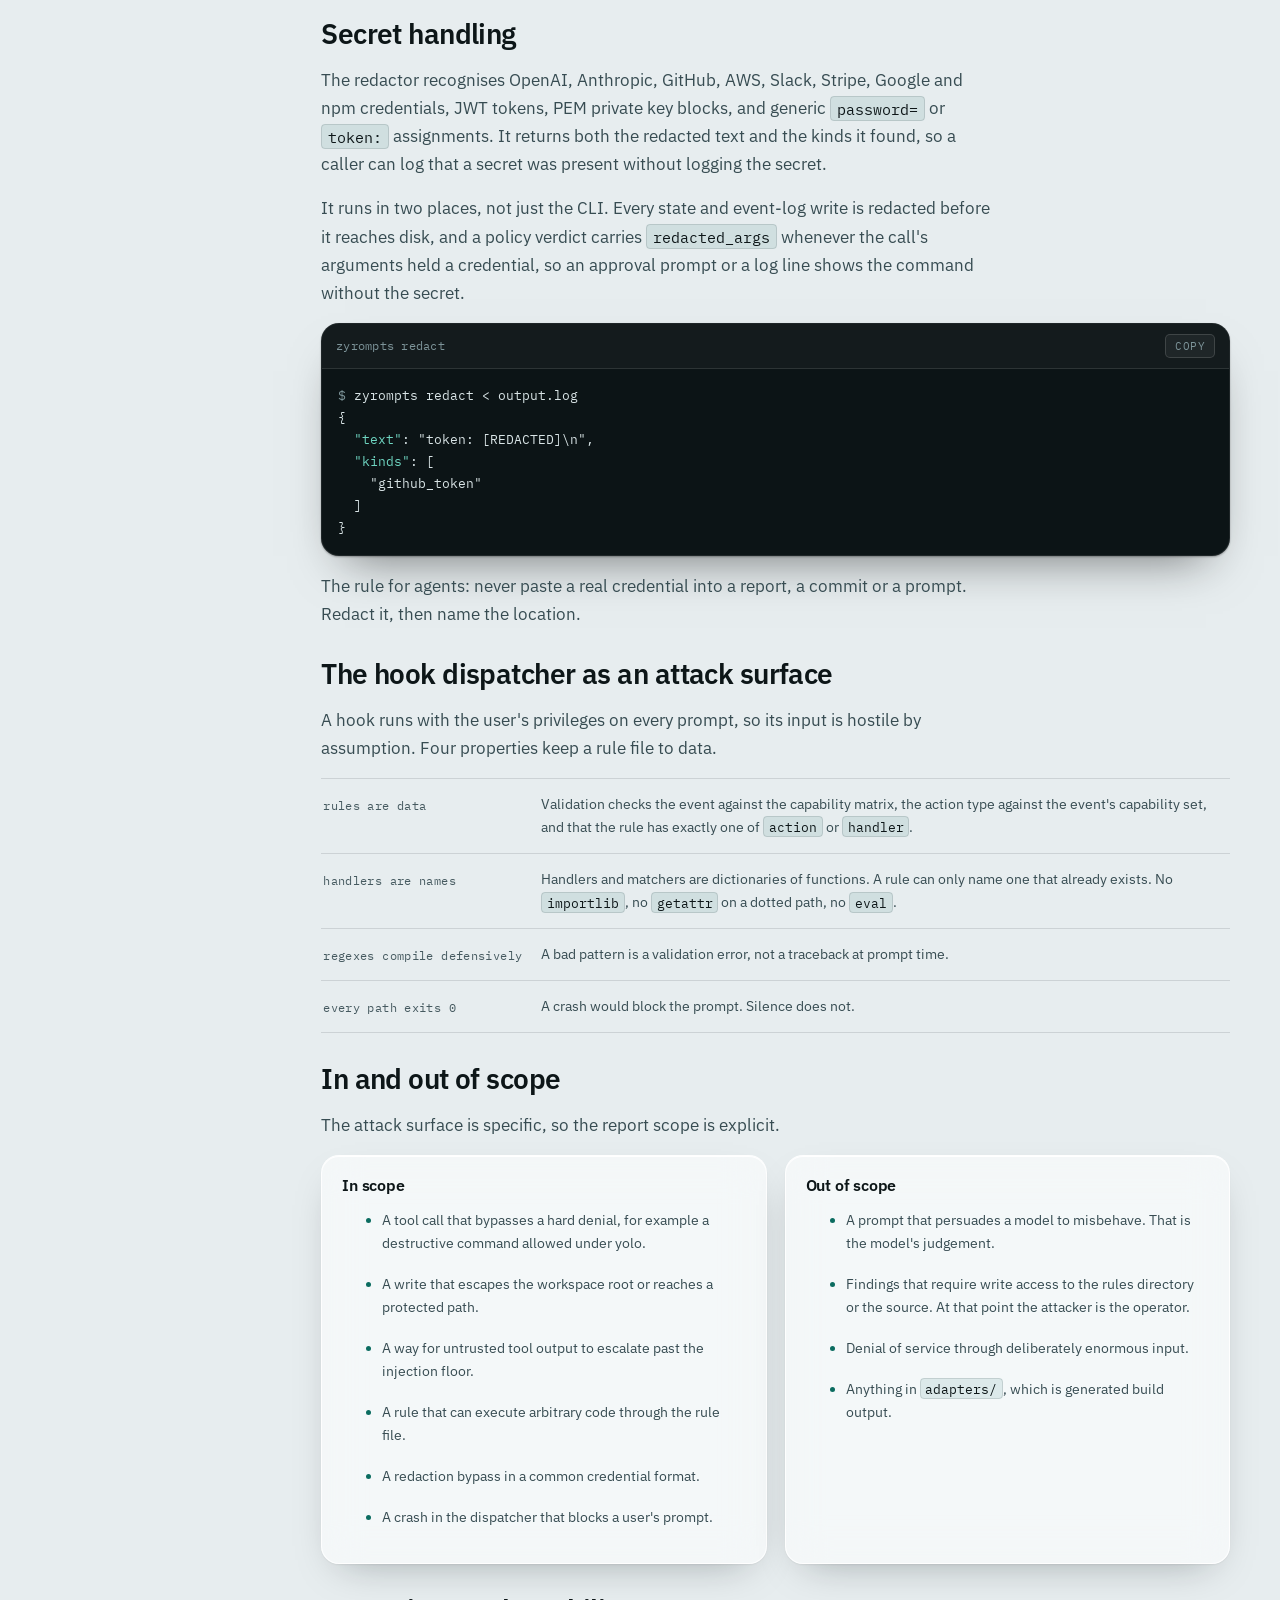
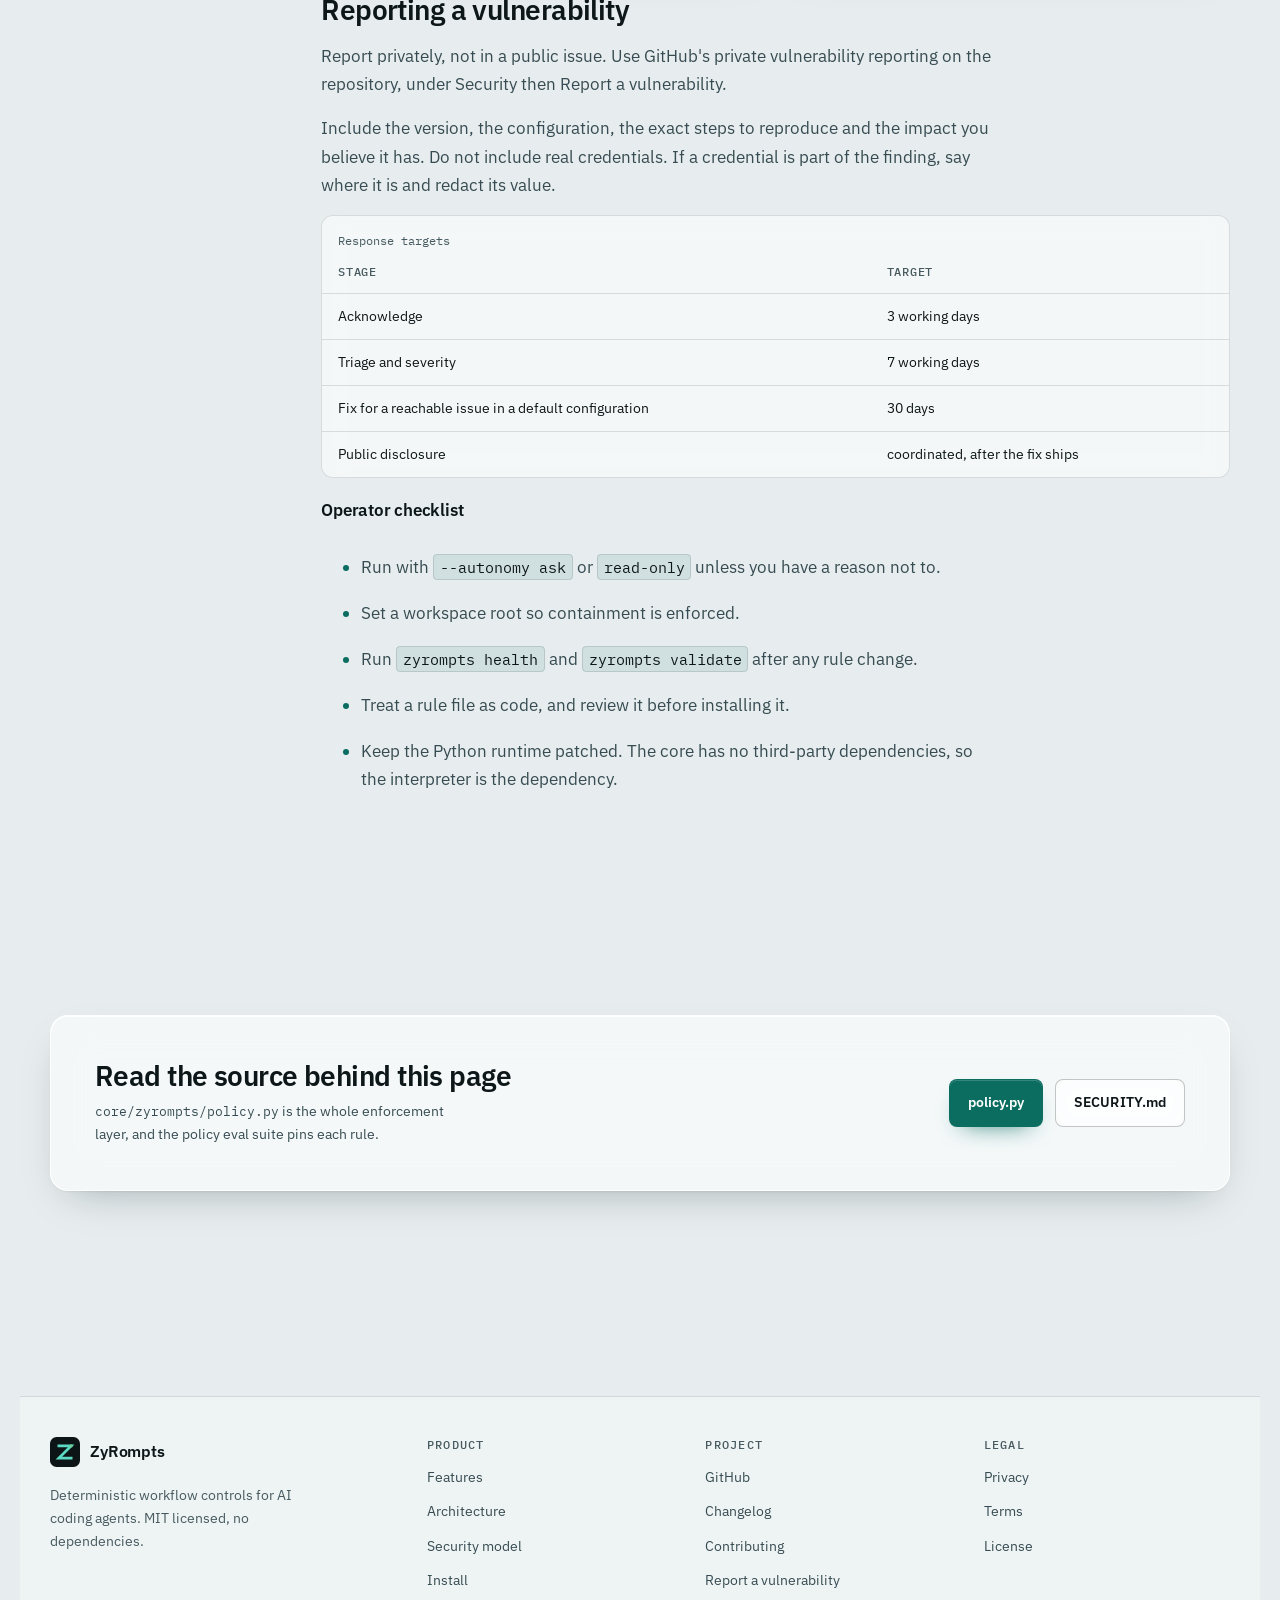
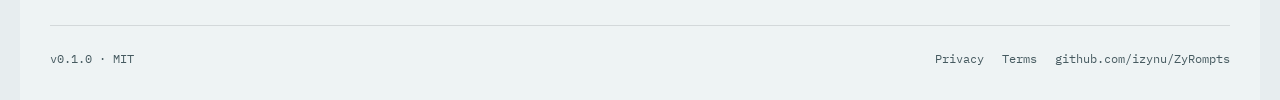
<file: site/security.html>
<!doctype html>
<html lang="en">
<head>
<meta charset="utf-8">
<meta name="viewport" content="width=device-width, initial-scale=1, viewport-fit=cover">
<title>ZyRompts Security Model</title>
<meta name="description" content="The trust boundaries, nine hard denials, protected paths, the injection floor and the four autonomy levels that ZyRompts enforces in code.">
<meta name="color-scheme" content="light dark">
<link rel="icon" type="image/svg+xml" href="assets/favicon.svg">
<link rel="stylesheet" href="assets/css/site.css">
<link rel="canonical" href="https://izynu.github.io/ZyRompts/security.html">
</head>
<body>
<a class="skip-link" href="#main">Skip to content</a>

<header class="site-header">
  <div class="wrap header-inner">
    <a class="brand" href="index.html">
      <svg class="brand-mark" viewBox="0 0 64 64" aria-hidden="true" focusable="false">
        <rect width="64" height="64" rx="14" fill="#0c1416"/>
        <path d="M19 19h26L19 45h26" fill="none" stroke="#5ad8c2" stroke-width="6" stroke-linecap="square"/>
        <circle cx="45" cy="19" r="3.4" fill="#6ecf94"/>
      </svg>
      ZyRompts
    </a>
    <div class="header-end">
      <nav class="site-nav" id="site-nav" data-nav aria-label="Primary">
        <a href="index.html">Overview</a>
        <a href="features.html">Features</a>
        <a href="architecture.html">Architecture</a>
        <a href="security.html" aria-current="page">Security</a>
        <a href="index.html#install">Install</a>
        <a href="https://github.com/izynu/ZyRompts" class="nav-ext">GitHub</a>
      </nav>
      <button class="theme-toggle" type="button" data-theme-toggle aria-label="Switch to dark theme">
        <svg class="icon icon-sun" viewBox="0 0 20 20" aria-hidden="true" focusable="false">
          <circle cx="10" cy="10" r="3.6" fill="none" stroke="currentColor" stroke-width="1.6"/>
          <path d="M10 2.2v1.8M10 16v1.8M2.2 10H4M16 10h1.8M4.5 4.5l1.3 1.3M14.2 14.2l1.3 1.3M15.5 4.5l-1.3 1.3M5.8 14.2l-1.3 1.3" fill="none" stroke="currentColor" stroke-width="1.6" stroke-linecap="round"/>
        </svg>
        <svg class="icon icon-moon" viewBox="0 0 20 20" aria-hidden="true" focusable="false">
          <path d="M15.4 12.4A6.4 6.4 0 0 1 7.6 4.6a6.4 6.4 0 1 0 7.8 7.8z" fill="none" stroke="currentColor" stroke-width="1.6" stroke-linejoin="round"/>
        </svg>
      </button>
      <button class="nav-toggle" type="button" data-nav-toggle aria-expanded="false" aria-controls="site-nav">
        <span class="bars" aria-hidden="true"></span>
        Menu
      </button>
    </div>
  </div>
</header>

<main id="main">
  <div class="wrap">
    <div class="page-head">
      <p class="crumbs"><a href="index.html">Overview</a><span>/</span>Security</p>
      <h1>The controls that matter are not prompts</h1>
      <p class="lede">
        Every boundary on this page is a branch in <code>policy.py</code>, not a
        sentence in a prompt. It states the trust boundaries, every hard denial,
        and what is explicitly out of scope for a report.
      </p>
    </div>
  </div>

  <div class="wrap doc-layout">
    <nav class="toc glass" aria-label="On this page">
      <span class="toc-label">On this page</span>
      <a href="#boundaries">Trust boundaries</a>
      <a href="#denials">Hard denials</a>
      <a href="#paths">Protected paths</a>
      <a href="#floor">Injection floor</a>
      <a href="#autonomy">Autonomy levels</a>
      <a href="#secrets">Secret handling</a>
      <a href="#hooks">Hook surface</a>
      <a href="#scope">In and out of scope</a>
      <a href="#report">Reporting</a>
    </nav>

    <div class="doc-body">

      <section class="doc-section" id="boundaries">
        <h2>Trust boundaries</h2>
        <p>
          Six boundaries. Each one has an untrusted side, and a named mechanism
          that holds it.
        </p>
        <div class="table-wrap">
          <table>
            <caption>Boundary, untrusted side, enforcement</caption>
            <thead><tr><th>Boundary</th><th>Untrusted side</th><th>Enforced by</th></tr></thead>
            <tbody>
              <tr><td>prompt to agent</td><td>the user's text, pasted content</td><td><code>classify.detect_injection</code>, intake rule</td></tr>
              <tr><td>tool output to agent</td><td>file contents, web pages, command output</td><td>injection floor in <code>policy.evaluate</code></td></tr>
              <tr><td>agent to filesystem</td><td>the agent's chosen path</td><td><code>check_path</code>, workspace containment</td></tr>
              <tr><td>agent to shell</td><td>the agent's chosen command</td><td>the hard-deny table</td></tr>
              <tr><td>rule file to dispatcher</td><td>a JSON file that may be edited</td><td><code>validate_rule</code>, allowlisted handlers</td></tr>
              <tr><td>session to session</td><td>a previous transcript</td><td>redaction before logging</td></tr>
            </tbody>
          </table>
        </div>
      </section>

      <section class="doc-section" id="denials">
        <h2>Hard denials</h2>
        <p>
          Matched against the command string before any autonomy band is
          consulted. These fire at read-only, ask, auto and yolo alike.
        </p>
        <div class="table-wrap">
          <table>
            <caption>hard-deny rule names, nine categories</caption>
            <thead><tr><th>Rule</th><th>Catches</th></tr></thead>
            <tbody>
              <tr><td><code>root-delete</code></td><td><code>rm -rf /</code>, <code>rm -rf ~</code></td></tr>
              <tr><td><code>disk-overwrite</code></td><td><code>dd of=/dev/sd*</code></td></tr>
              <tr><td><code>mkfs</code></td><td><code>mkfs.* /dev/*</code></td></tr>
              <tr><td><code>fork-bomb</code></td><td>the classic recursive shell bomb</td></tr>
              <tr><td><code>history-rewrite</code></td><td>force-push to a protected branch, <code>git filter-*</code>, <code>git reset --hard</code>, <code>git clean -fdx</code></td></tr>
              <tr><td><code>credential-exfil</code></td><td>curl or wget of <code>.ssh/id_*</code>, <code>.aws/credentials</code>, <code>.env</code></td></tr>
              <tr><td><code>pipe-to-shell</code></td><td><code>curl ... | sh</code></td></tr>
              <tr><td><code>permission-nuke</code></td><td><code>chmod -R 777 /</code></td></tr>
              <tr><td><code>sudo-anything</code></td><td>any <code>sudo</code></td></tr>
            </tbody>
          </table>
        </div>
        <div class="callout">
          <b>Why <code>git reset --hard</code> is denied rather than asked.</b>
          <span>It discards uncommitted work with no recovery path. The right
          answer is commit or stash first, not a confirmation dialog the user will
          click through.</span>
        </div>
      </section>

      <section class="doc-section" id="paths">
        <h2>Protected paths</h2>
        <p>
          Writes are denied to a fixed list, and to any path containing a null
          byte. With a workspace root set, a write outside it is denied as
          <code>workspace-containment</code>.
        </p>
        <pre class="code">/etc/passwd          /etc/shadow        /etc/sudoers
~/.ssh/*             ~/.aws/*           ~/.config/gh/*
**/.git/config       /boot/*            /dev/sd*</pre>
        <p>
          The protected-path check runs before the autonomy band, so a protected
          path is denied even under yolo. This is the difference between a policy
          that a configuration change can weaken and one that a configuration
          change cannot reach.
        </p>
      </section>

      <section class="doc-section" id="floor">
        <h2>The injection floor</h2>
        <p>
          Content that came from tool output or a fetched page is marked
          untrusted. An untrusted call that would otherwise be allowed is capped
          at ask, even under yolo.
        </p>
        <pre class="code">if untrusted and verdict.decision is Decision.ALLOW:
    return Verdict(Decision.ASK,
                   "untrusted content cannot escalate privilege",
                   "injection-floor")</pre>
        <p>
          This is what makes "the web page told me to run this" a question rather
          than an action. A write from untrusted content is capped the same way.
        </p>
        <h3>What is defended</h3>
        <ul class="prose plain-list">
          <li>Instruction-like text in the prompt is flagged, and the workflow drops to LIGHT so the agent reads before it acts.</li>
          <li>Untrusted tool output cannot escalate privilege.</li>
          <li>The security-review skill reports embedded instructions rather than following them.</li>
        </ul>
        <h3>What is not defended</h3>
        <p>
          The model's own judgement about ambiguous content. A classifier reduces
          the attack surface; it does not eliminate the class. Treat the injection
          floor as a seatbelt, not a guarantee.
        </p>
      </section>

      <section class="doc-section" id="autonomy">
        <h2>Autonomy levels</h2>
        <p>
          Four levels, set per session or per project. The hard-deny table and
          the protected-path table sit above all four.
        </p>
        <div class="table-wrap">
          <table>
            <caption>policy.Autonomy</caption>
            <thead><tr><th>Level</th><th>Read tools</th><th>Safe mutations</th><th>Destructive</th><th>File writes</th></tr></thead>
            <tbody>
              <tr><td><code>read-only</code></td><td>allow</td><td>ask</td><td>deny</td><td>deny</td></tr>
              <tr><td><code>ask</code></td><td>allow</td><td>ask</td><td>deny</td><td>ask</td></tr>
              <tr><td><code>auto</code></td><td>allow</td><td>allow</td><td>deny</td><td>allow</td></tr>
              <tr><td><code>yolo</code></td><td>allow</td><td>allow</td><td>deny</td><td>allow</td></tr>
            </tbody>
          </table>
        </div>
        <p>
          Read-only denies writes outright rather than asking, because ask
          implies yes is a valid answer, and one approval would negotiate the
          level away. Unknown tools are treated as mutating.
        </p>
      </section>

      <section class="doc-section" id="secrets">
        <h2>Secret handling</h2>
        <p>
          The redactor recognises OpenAI, Anthropic, GitHub, AWS, Slack, Stripe,
          Google and npm credentials, JWT tokens, PEM private key blocks, and
          generic <code>password=</code> or <code>token:</code> assignments. It
          returns both the redacted text and the kinds it found, so a caller can
          log that a secret was present without logging the secret.
        </p>
        <p>
          It runs in two places, not just the CLI. Every state and event-log
          write is redacted before it reaches disk, and a policy verdict carries
          <code>redacted_args</code> whenever the call's arguments held a
          credential, so an approval prompt or a log line shows the command
          without the secret.
        </p>
        <div class="term">
          <div class="term-bar">
            <span class="term-title">zyrompts redact</span>
            <button class="copy-btn" type="button" data-copy="redact-code">copy</button>
          </div>
          <pre class="term-body" id="redact-code"><code><span class="c-dim">$</span> zyrompts redact &lt; output.log
{
  <span class="c-key">"text"</span>: "token: [REDACTED]\n",
  <span class="c-key">"kinds"</span>: [
    "github_token"
  ]
}</code></pre>
        </div>
        <p>
          The rule for agents: never paste a real credential into a report, a
          commit or a prompt. Redact it, then name the location.
        </p>
      </section>

      <section class="doc-section" id="hooks">
        <h2>The hook dispatcher as an attack surface</h2>
        <p>
          A hook runs with the user's privileges on every prompt, so its input is
          hostile by assumption. Four properties keep a rule file to data.
        </p>
        <div class="spec-list">
          <div>
            <span class="k">rules are data</span>
            <span class="v">Validation checks the event against the capability matrix, the action type against the event's capability set, and that the rule has exactly one of <code>action</code> or <code>handler</code>.</span>
          </div>
          <div>
            <span class="k">handlers are names</span>
            <span class="v">Handlers and matchers are dictionaries of functions. A rule can only name one that already exists. No <code>importlib</code>, no <code>getattr</code> on a dotted path, no <code>eval</code>.</span>
          </div>
          <div>
            <span class="k">regexes compile defensively</span>
            <span class="v">A bad pattern is a validation error, not a traceback at prompt time.</span>
          </div>
          <div>
            <span class="k">every path exits 0</span>
            <span class="v">A crash would block the prompt. Silence does not.</span>
          </div>
        </div>
      </section>

      <section class="doc-section" id="scope">
        <h2>In and out of scope</h2>
        <p>The attack surface is specific, so the report scope is explicit.</p>
        <div class="grid grid-2">
          <div class="glass pad-md">
            <h3 class="h-sm">In scope</h3>
            <ul class="prose fs-sm">
              <li>A tool call that bypasses a hard denial, for example a destructive command allowed under yolo.</li>
              <li>A write that escapes the workspace root or reaches a protected path.</li>
              <li>A way for untrusted tool output to escalate past the injection floor.</li>
              <li>A rule that can execute arbitrary code through the rule file.</li>
              <li>A redaction bypass in a common credential format.</li>
              <li>A crash in the dispatcher that blocks a user's prompt.</li>
            </ul>
          </div>
          <div class="glass pad-md">
            <h3 class="h-sm">Out of scope</h3>
            <ul class="prose fs-sm">
              <li>A prompt that persuades a model to misbehave. That is the model's judgement.</li>
              <li>Findings that require write access to the rules directory or the source. At that point the attacker is the operator.</li>
              <li>Denial of service through deliberately enormous input.</li>
              <li>Anything in <code>adapters/</code>, which is generated build output.</li>
            </ul>
          </div>
        </div>
      </section>

      <section class="doc-section" id="report">
        <h2>Reporting a vulnerability</h2>
        <p>
          Report privately, not in a public issue. Use GitHub's private
          vulnerability reporting on the repository, under Security then Report a
          vulnerability.
        </p>
        <p>
          Include the version, the configuration, the exact steps to reproduce
          and the impact you believe it has. Do not include real credentials. If a
          credential is part of the finding, say where it is and redact its value.
        </p>
        <div class="table-wrap">
          <table>
            <caption>Response targets</caption>
            <thead><tr><th>Stage</th><th>Target</th></tr></thead>
            <tbody>
              <tr><td>Acknowledge</td><td>3 working days</td></tr>
              <tr><td>Triage and severity</td><td>7 working days</td></tr>
              <tr><td>Fix for a reachable issue in a default configuration</td><td>30 days</td></tr>
              <tr><td>Public disclosure</td><td>coordinated, after the fix ships</td></tr>
            </tbody>
          </table>
        </div>
        <h3>Operator checklist</h3>
        <ul class="prose plain-list">
          <li>Run with <code>--autonomy ask</code> or <code>read-only</code> unless you have a reason not to.</li>
          <li>Set a workspace root so containment is enforced.</li>
          <li>Run <code>zyrompts health</code> and <code>zyrompts validate</code> after any rule change.</li>
          <li>Treat a rule file as code, and review it before installing it.</li>
          <li>Keep the Python runtime patched. The core has no third-party dependencies, so the interpreter is the dependency.</li>
        </ul>
      </section>

    </div>
  </div>

  <div class="wrap section">
    <div class="cta glass">
      <div>
        <h2>Read the source behind this page</h2>
        <p><code>core/zyrompts/policy.py</code> is the whole enforcement layer, and the policy eval suite pins each rule.</p>
      </div>
      <div class="row">
        <a class="btn btn-primary" href="https://github.com/izynu/ZyRompts/blob/main/core/zyrompts/policy.py">policy.py</a>
        <a class="btn btn-ghost" href="https://github.com/izynu/ZyRompts/blob/main/SECURITY.md">SECURITY.md</a>
      </div>
    </div>
  </div>
</main>

<footer class="site-footer">
  <div class="wrap">
    <div class="footer-grid">
      <div class="footer-brand">
        <a class="brand" href="index.html">
          <svg class="brand-mark" viewBox="0 0 64 64" aria-hidden="true" focusable="false">
            <rect width="64" height="64" rx="14" fill="#0c1416"/>
            <path d="M19 19h26L19 45h26" fill="none" stroke="#5ad8c2" stroke-width="6" stroke-linecap="square"/>
            <circle cx="45" cy="19" r="3.4" fill="#6ecf94"/>
          </svg>
          ZyRompts
        </a>
        <p>Deterministic workflow controls for AI coding agents. MIT licensed, no dependencies.</p>
      </div>
      <div class="footer-col">
        <h2 class="footer-label">Product</h2>
        <ul>
          <li><a href="features.html">Features</a></li>
          <li><a href="architecture.html">Architecture</a></li>
          <li><a href="security.html">Security model</a></li>
          <li><a href="index.html#install">Install</a></li>
        </ul>
      </div>
      <div class="footer-col">
        <h2 class="footer-label">Project</h2>
        <ul>
          <li><a href="https://github.com/izynu/ZyRompts">GitHub</a></li>
          <li><a href="https://github.com/izynu/ZyRompts/blob/main/CHANGELOG.md">Changelog</a></li>
          <li><a href="https://github.com/izynu/ZyRompts/blob/main/CONTRIBUTING.md">Contributing</a></li>
          <li><a href="https://github.com/izynu/ZyRompts/blob/main/SECURITY.md">Report a vulnerability</a></li>
        </ul>
      </div>
      <div class="footer-col">
        <h2 class="footer-label">Legal</h2>
        <ul>
          <li><a href="privacy.html">Privacy</a></li>
          <li><a href="terms.html">Terms</a></li>
          <li><a href="https://github.com/izynu/ZyRompts/blob/main/LICENSE">License</a></li>
        </ul>
      </div>
    </div>
    <div class="footer-base">
      <span>v0.1.0 &middot; MIT</span>
      <div class="footer-links">
        <a href="privacy.html">Privacy</a>
        <a href="terms.html">Terms</a>
        <a href="https://github.com/izynu/ZyRompts">github.com/izynu/ZyRompts</a>
      </div>
    </div>
  </div>
</footer>

<script src="assets/js/site.js" defer></script>
</body>
</html>
</file>
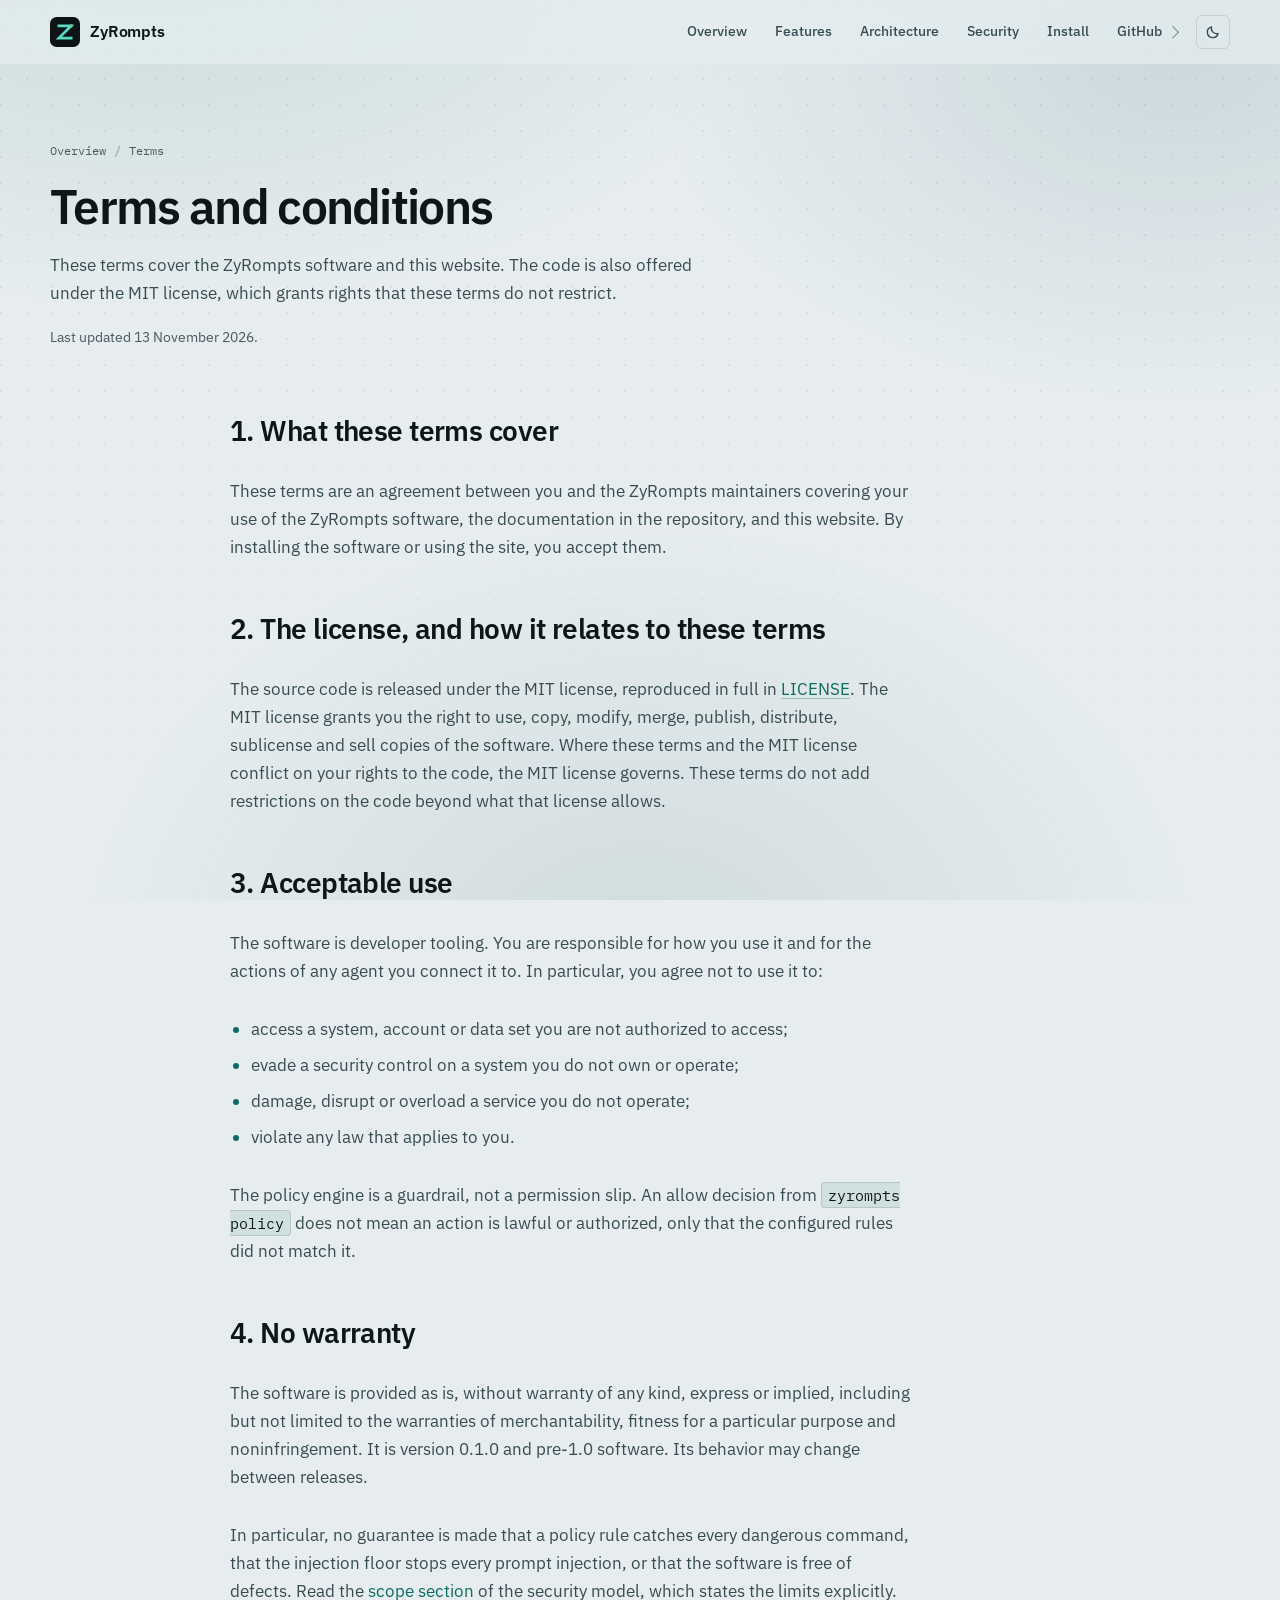
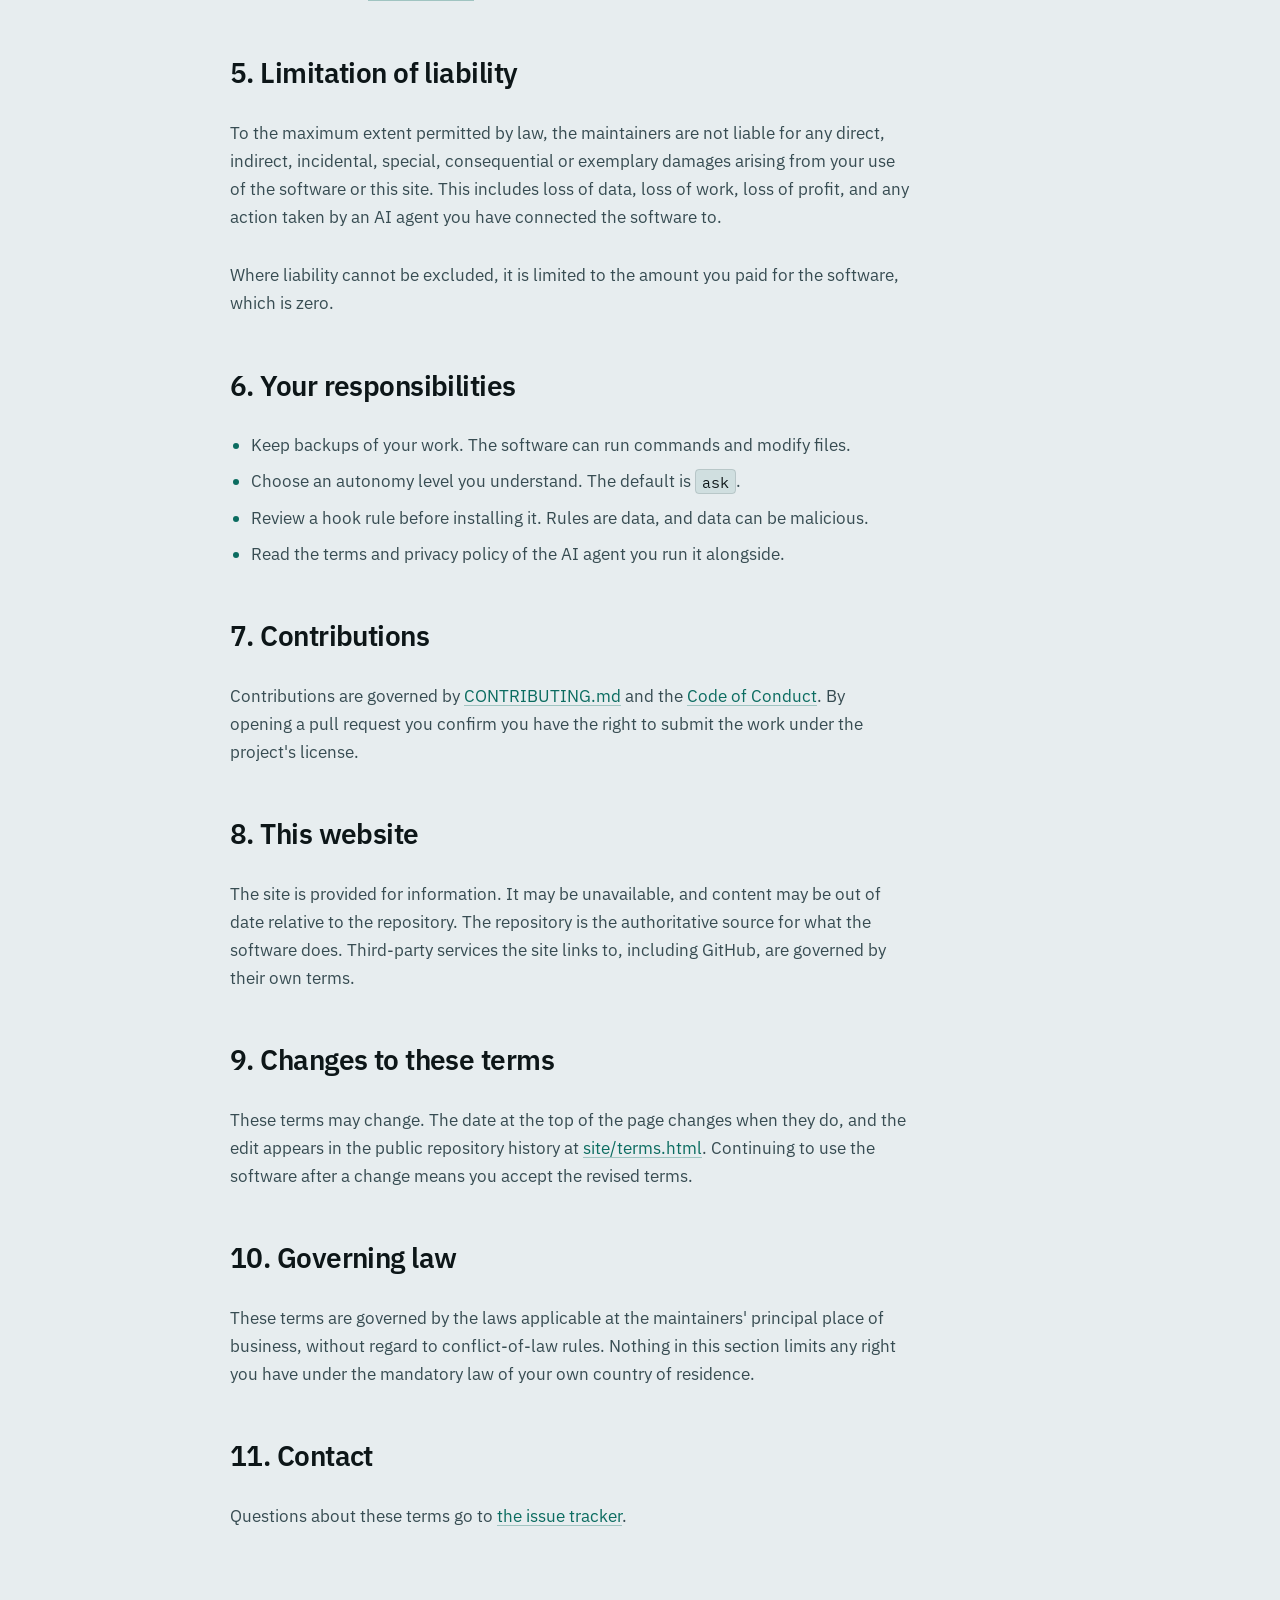
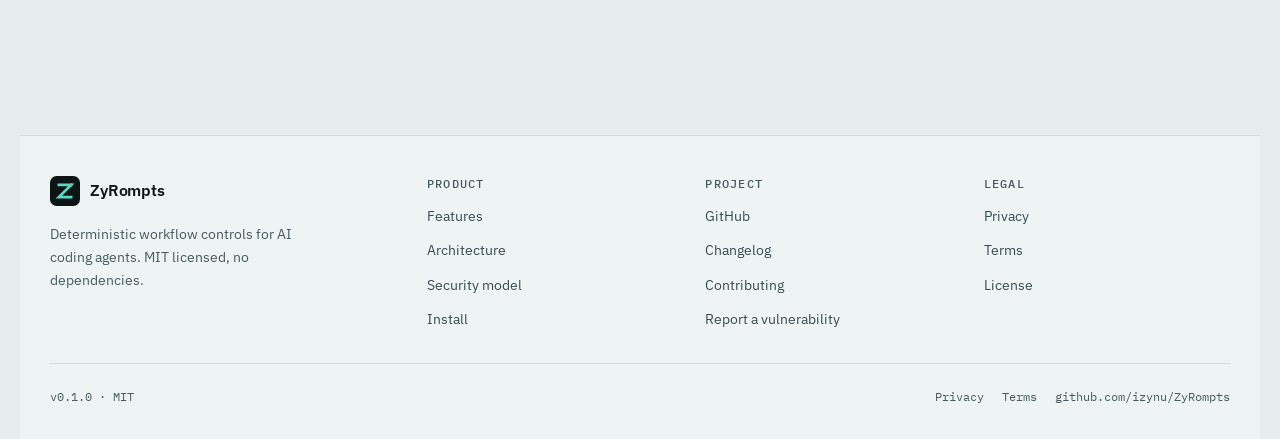
<file: site/terms.html>
<!doctype html>
<html lang="en">
<head>
<meta charset="utf-8">
<meta name="viewport" content="width=device-width, initial-scale=1, viewport-fit=cover">
<title>ZyRompts Terms</title>
<meta name="description" content="The terms that govern use of the ZyRompts software and this website, alongside the MIT license that covers the code.">
<meta name="color-scheme" content="light dark">
<link rel="icon" type="image/svg+xml" href="assets/favicon.svg">
<link rel="stylesheet" href="assets/css/site.css">
<link rel="canonical" href="https://izynu.github.io/ZyRompts/terms.html">
</head>
<body>
<a class="skip-link" href="#main">Skip to content</a>

<header class="site-header">
  <div class="wrap header-inner">
    <a class="brand" href="index.html">
      <svg class="brand-mark" viewBox="0 0 64 64" aria-hidden="true" focusable="false">
        <rect width="64" height="64" rx="14" fill="#0c1416"/>
        <path d="M19 19h26L19 45h26" fill="none" stroke="#5ad8c2" stroke-width="6" stroke-linecap="square"/>
        <circle cx="45" cy="19" r="3.4" fill="#6ecf94"/>
      </svg>
      ZyRompts
    </a>
    <div class="header-end">
      <nav class="site-nav" id="site-nav" data-nav aria-label="Primary">
        <a href="index.html">Overview</a>
        <a href="features.html">Features</a>
        <a href="architecture.html">Architecture</a>
        <a href="security.html">Security</a>
        <a href="index.html#install">Install</a>
        <a href="https://github.com/izynu/ZyRompts" class="nav-ext">GitHub</a>
      </nav>
      <button class="theme-toggle" type="button" data-theme-toggle aria-label="Switch to dark theme">
        <svg class="icon icon-sun" viewBox="0 0 20 20" aria-hidden="true" focusable="false">
          <circle cx="10" cy="10" r="3.6" fill="none" stroke="currentColor" stroke-width="1.6"/>
          <path d="M10 2.2v1.8M10 16v1.8M2.2 10H4M16 10h1.8M4.5 4.5l1.3 1.3M14.2 14.2l1.3 1.3M15.5 4.5l-1.3 1.3M5.8 14.2l-1.3 1.3" fill="none" stroke="currentColor" stroke-width="1.6" stroke-linecap="round"/>
        </svg>
        <svg class="icon icon-moon" viewBox="0 0 20 20" aria-hidden="true" focusable="false">
          <path d="M15.4 12.4A6.4 6.4 0 0 1 7.6 4.6a6.4 6.4 0 1 0 7.8 7.8z" fill="none" stroke="currentColor" stroke-width="1.6" stroke-linejoin="round"/>
        </svg>
      </button>
      <button class="nav-toggle" type="button" data-nav-toggle aria-expanded="false" aria-controls="site-nav">
        <span class="bars" aria-hidden="true"></span>
        Menu
      </button>
    </div>
  </div>
</header>

<main id="main">
  <div class="wrap">
    <div class="page-head">
      <p class="crumbs"><a href="index.html">Overview</a><span>/</span>Terms</p>
      <h1>Terms and conditions</h1>
      <p class="lede">
        These terms cover the ZyRompts software and this website. The code is
        also offered under the MIT license, which grants rights that these terms
        do not restrict.
      </p>
      <p class="muted fs-sm">Last updated 13 November 2026.</p>
    </div>
  </div>

  <div class="wrap wrap-narrow">
    <div class="doc-body prose pb-section">

      <h2>1. What these terms cover</h2>
      <p>
        These terms are an agreement between you and the ZyRompts maintainers
        covering your use of the ZyRompts software, the documentation in the
        repository, and this website. By installing the software or using the
        site, you accept them.
      </p>

      <h2>2. The license, and how it relates to these terms</h2>
      <p>
        The source code is released under the MIT license, reproduced in full in
        <a href="https://github.com/izynu/ZyRompts/blob/main/LICENSE">LICENSE</a>.
        The MIT license grants you the right to use, copy, modify, merge, publish,
        distribute, sublicense and sell copies of the software. Where these terms
        and the MIT license conflict on your rights to the code, the MIT license
        governs. These terms do not add restrictions on the code beyond what that
        license allows.
      </p>

      <h2>3. Acceptable use</h2>
      <p>
        The software is developer tooling. You are responsible for how you use it
        and for the actions of any agent you connect it to. In particular, you
        agree not to use it to:
      </p>
      <ul>
        <li>access a system, account or data set you are not authorized to access;</li>
        <li>evade a security control on a system you do not own or operate;</li>
        <li>damage, disrupt or overload a service you do not operate;</li>
        <li>violate any law that applies to you.</li>
      </ul>
      <p>
        The policy engine is a guardrail, not a permission slip. An allow decision
        from <code>zyrompts policy</code> does not mean an action is lawful or
        authorized, only that the configured rules did not match it.
      </p>

      <h2>4. No warranty</h2>
      <p>
        The software is provided as is, without warranty of any kind, express or
        implied, including but not limited to the warranties of merchantability,
        fitness for a particular purpose and noninfringement. It is version 0.1.0
        and pre-1.0 software. Its behavior may change between releases.
      </p>
      <p>
        In particular, no guarantee is made that a policy rule catches every
        dangerous command, that the injection floor stops every prompt injection,
        or that the software is free of defects. Read the
        <a href="security.html#scope">scope section</a> of the security model,
        which states the limits explicitly.
      </p>

      <h2>5. Limitation of liability</h2>
      <p>
        To the maximum extent permitted by law, the maintainers are not liable for
        any direct, indirect, incidental, special, consequential or exemplary
        damages arising from your use of the software or this site. This includes
        loss of data, loss of work, loss of profit, and any action taken by an AI
        agent you have connected the software to.
      </p>
      <p>
        Where liability cannot be excluded, it is limited to the amount you paid
        for the software, which is zero.
      </p>

      <h2>6. Your responsibilities</h2>
      <ul>
        <li>Keep backups of your work. The software can run commands and modify files.</li>
        <li>Choose an autonomy level you understand. The default is <code>ask</code>.</li>
        <li>Review a hook rule before installing it. Rules are data, and data can be malicious.</li>
        <li>Read the terms and privacy policy of the AI agent you run it alongside.</li>
      </ul>

      <h2>7. Contributions</h2>
      <p>
        Contributions are governed by
        <a href="https://github.com/izynu/ZyRompts/blob/main/CONTRIBUTING.md">CONTRIBUTING.md</a>
        and the
        <a href="https://github.com/izynu/ZyRompts/blob/main/CODE_OF_CONDUCT.md">Code of Conduct</a>.
        By opening a pull request you confirm you have the right to submit the
        work under the project's license.
      </p>

      <h2>8. This website</h2>
      <p>
        The site is provided for information. It may be unavailable, and content
        may be out of date relative to the repository. The repository is the
        authoritative source for what the software does. Third-party services the
        site links to, including GitHub, are governed by their own terms.
      </p>

      <h2>9. Changes to these terms</h2>
      <p>
        These terms may change. The date at the top of the page changes when they
        do, and the edit appears in the public repository history at
        <a href="https://github.com/izynu/ZyRompts/commits/main/site/terms.html">site/terms.html</a>.
        Continuing to use the software after a change means you accept the revised
        terms.
      </p>

      <h2>10. Governing law</h2>
      <p>
        These terms are governed by the laws applicable at the maintainers'
        principal place of business, without regard to conflict-of-law rules.
        Nothing in this section limits any right you have under the mandatory law
        of your own country of residence.
      </p>

      <h2>11. Contact</h2>
      <p>
        Questions about these terms go to
        <a href="https://github.com/izynu/ZyRompts/issues">the issue tracker</a>.
      </p>

    </div>
  </div>
</main>

<footer class="site-footer">
  <div class="wrap">
    <div class="footer-grid">
      <div class="footer-brand">
        <a class="brand" href="index.html">
          <svg class="brand-mark" viewBox="0 0 64 64" aria-hidden="true" focusable="false">
            <rect width="64" height="64" rx="14" fill="#0c1416"/>
            <path d="M19 19h26L19 45h26" fill="none" stroke="#5ad8c2" stroke-width="6" stroke-linecap="square"/>
            <circle cx="45" cy="19" r="3.4" fill="#6ecf94"/>
          </svg>
          ZyRompts
        </a>
        <p>Deterministic workflow controls for AI coding agents. MIT licensed, no dependencies.</p>
      </div>
      <div class="footer-col">
        <h2 class="footer-label">Product</h2>
        <ul>
          <li><a href="features.html">Features</a></li>
          <li><a href="architecture.html">Architecture</a></li>
          <li><a href="security.html">Security model</a></li>
          <li><a href="index.html#install">Install</a></li>
        </ul>
      </div>
      <div class="footer-col">
        <h2 class="footer-label">Project</h2>
        <ul>
          <li><a href="https://github.com/izynu/ZyRompts">GitHub</a></li>
          <li><a href="https://github.com/izynu/ZyRompts/blob/main/CHANGELOG.md">Changelog</a></li>
          <li><a href="https://github.com/izynu/ZyRompts/blob/main/CONTRIBUTING.md">Contributing</a></li>
          <li><a href="https://github.com/izynu/ZyRompts/blob/main/SECURITY.md">Report a vulnerability</a></li>
        </ul>
      </div>
      <div class="footer-col">
        <h2 class="footer-label">Legal</h2>
        <ul>
          <li><a href="privacy.html">Privacy</a></li>
          <li><a href="terms.html">Terms</a></li>
          <li><a href="https://github.com/izynu/ZyRompts/blob/main/LICENSE">License</a></li>
        </ul>
      </div>
    </div>
    <div class="footer-base">
      <span>v0.1.0 &middot; MIT</span>
      <div class="footer-links">
        <a href="privacy.html">Privacy</a>
        <a href="terms.html">Terms</a>
        <a href="https://github.com/izynu/ZyRompts">github.com/izynu/ZyRompts</a>
      </div>
    </div>
  </div>
</footer>

<script src="assets/js/site.js" defer></script>
</body>
</html>
</file>
<file: site/assets/css/site.css>
/* ZyRompts site stylesheet.
   Design: a cool steel ground with one desaturated teal accent, frosted glass
   surfaces that lift off the ground with a specular top edge, IBM Plex Sans for
   text and IBM Plex Mono for anything the engine prints. */

@font-face {
  font-family: "Plex Sans";
  src: url("../fonts/plex-sans-latin.woff2") format("woff2");
  font-weight: 100 700;
  font-style: normal;
  font-display: swap;
  unicode-range: U+0000-00FF, U+0131, U+0152-0153, U+02BB-02BC, U+02C6, U+02DA,
    U+02DC, U+0304, U+0308, U+0329, U+2000-206F, U+20AC, U+2122, U+2191, U+2193,
    U+2212, U+2215, U+FEFF, U+FFFD;
}

@font-face {
  font-family: "Plex Sans";
  src: url("../fonts/plex-sans-latin-ext.woff2") format("woff2");
  font-weight: 100 700;
  font-style: normal;
  font-display: swap;
  unicode-range: U+0100-02BA, U+02BD-02C5, U+02C7-02CC, U+02CE-02D7, U+02DD-02FF,
    U+0304, U+0308, U+0329, U+1D00-1DBF, U+1E00-1E9F, U+1EF2-1EFF, U+2020,
    U+20A0-20AB, U+20AD-20C0, U+2113, U+2C60-2C7F, U+A720-A7FF;
}

@font-face {
  font-family: "Plex Mono";
  src: url("../fonts/plex-mono-400-latin.woff2") format("woff2");
  font-weight: 400;
  font-style: normal;
  font-display: swap;
}

@font-face {
  font-family: "Plex Mono";
  src: url("../fonts/plex-mono-500-latin.woff2") format("woff2");
  font-weight: 500;
  font-style: normal;
  font-display: swap;
}

:root {
  /* Native controls and scrollbars follow the light palette by default. */
  color-scheme: light;

  /* Ground and text */
  --bg: #e7edef;
  --bg-soft: #f4f7f8;
  --fg: #0d1618;
  --fg-2: #374c52;
  --muted: #465a60;
  --line: rgba(13, 22, 24, 0.12);
  --line-strong: rgba(13, 22, 24, 0.24);

  /* Accent: one teal, used for links, marks and the primary action */
  --accent: #0b6c60;
  --accent-strong: #07544a;
  --accent-ink: #ffffff;
  --accent-soft: rgba(11, 108, 96, 0.1);
  --accent-line: rgba(11, 108, 96, 0.32);

  /* Glass */
  --glass: rgba(255, 255, 255, 0.56);
  --glass-strong: rgba(255, 255, 255, 0.76);
  --glass-edge: rgba(255, 255, 255, 0.85);
  --glass-spec: rgba(255, 255, 255, 0.95);
  --glass-shadow: 0 1px 2px rgba(8, 20, 22, 0.06),
    0 16px 40px -20px rgba(8, 20, 22, 0.35);
  --sheen: rgba(255, 255, 255, 0.5);

  /* Code surfaces stay dark in both themes: the engine prints on a terminal */
  --code-bg: #0c1416;
  --code-fg: #d9e4e6;
  --code-dim: #7d9499;
  --code-key: #6fd6c2;
  --code-ok: #6ecf94;
  --code-bad: #ef827c;
  --code-line: rgba(217, 228, 230, 0.12);

  /* Semantic */
  --ok: #166f45;

  /* Type */
  --sans: "Plex Sans", ui-sans-serif, system-ui, -apple-system, "Segoe UI",
    Roboto, "Helvetica Neue", Arial, sans-serif;
  --mono: "Plex Mono", ui-monospace, SFMono-Regular, Menlo, Consolas, monospace;
  --fs-xs: 0.78rem;
  --fs-sm: 0.875rem;
  --fs-base: 1rem;
  --fs-md: 1.0625rem;
  --fs-lg: 1.3rem;
  --fs-xl: 1.75rem;
  --fs-2xl: clamp(1.85rem, 3.6vw, 2.6rem);
  --fs-3xl: clamp(2.3rem, 5.4vw, 3.9rem);

  /* Shape and rhythm */
  --r-sm: 6px;
  --r: 12px;
  --r-lg: 18px;
  --gutter: max(20px, env(safe-area-inset-left));
  --gutter-r: max(20px, env(safe-area-inset-right));
  --measure: 68ch;
  --section: clamp(64px, 8vw, 112px);
}

@media (prefers-color-scheme: dark) {
  :root:not([data-theme="light"]) {
    color-scheme: dark;
    --bg: #070d0f;
    --bg-soft: #0b1417;
    --fg: #e9f0f1;
    --fg-2: #b8c8cc;
    --muted: #8ba1a7;
    --line: rgba(233, 240, 241, 0.12);
    --line-strong: rgba(233, 240, 241, 0.24);
    --accent: #5ad8c2;
    --accent-strong: #86e8d6;
    --accent-ink: #04120f;
    --accent-soft: rgba(90, 216, 194, 0.12);
    --accent-line: rgba(90, 216, 194, 0.36);
    --glass: rgba(17, 29, 33, 0.55);
    --glass-strong: rgba(20, 34, 38, 0.76);
    --glass-edge: rgba(255, 255, 255, 0.1);
    --glass-spec: rgba(255, 255, 255, 0.16);
    --glass-shadow: 0 1px 2px rgba(0, 0, 0, 0.45),
      0 20px 44px -20px rgba(0, 0, 0, 0.8);
    --sheen: rgba(255, 255, 255, 0.07);
    --ok: #55cd8e;
  }
}

:root[data-theme="dark"] {
  color-scheme: dark;
  --bg: #070d0f;
  --bg-soft: #0b1417;
  --fg: #e9f0f1;
  --fg-2: #b8c8cc;
  --muted: #8ba1a7;
  --line: rgba(233, 240, 241, 0.12);
  --line-strong: rgba(233, 240, 241, 0.24);
  --accent: #5ad8c2;
  --accent-strong: #86e8d6;
  --accent-ink: #04120f;
  --accent-soft: rgba(90, 216, 194, 0.12);
  --accent-line: rgba(90, 216, 194, 0.36);
  --glass: rgba(17, 29, 33, 0.55);
  --glass-strong: rgba(20, 34, 38, 0.76);
  --glass-edge: rgba(255, 255, 255, 0.1);
  --glass-spec: rgba(255, 255, 255, 0.16);
  --glass-shadow: 0 1px 2px rgba(0, 0, 0, 0.45),
    0 20px 44px -20px rgba(0, 0, 0, 0.8);
  --sheen: rgba(255, 255, 255, 0.07);
  --ok: #55cd8e;
}

*,
*::before,
*::after {
  box-sizing: border-box;
}

html {
  -webkit-text-size-adjust: 100%;
  scroll-behavior: smooth;
  scroll-padding-top: 92px;
}

body {
  margin: 0;
  background: var(--bg);
  color: var(--fg);
  font-family: var(--sans);
  font-size: var(--fs-base);
  line-height: 1.65;
  font-synthesis-weight: none;
  -webkit-font-smoothing: antialiased;
  text-rendering: optimizeLegibility;
  padding-left: var(--gutter);
  padding-right: var(--gutter-r);
  overflow-x: hidden;
}

/* The ground: three wide, low-contrast light fields and a dot grid. Static by
   design; nothing here moves. */
body::before {
  content: "";
  position: fixed;
  inset: 0;
  z-index: -1;
  pointer-events: none;
  background:
    radial-gradient(
      58rem 34rem at 12% -8%,
      color-mix(in srgb, var(--accent) 14%, transparent),
      transparent 70%
    ),
    radial-gradient(
      46rem 30rem at 92% 6%,
      color-mix(in srgb, #4f7d8c 18%, transparent),
      transparent 72%
    ),
    radial-gradient(
      50rem 40rem at 50% 108%,
      color-mix(in srgb, #3f6d74 14%, transparent),
      transparent 70%
    );
}

body::after {
  content: "";
  position: fixed;
  inset: 0;
  z-index: -1;
  pointer-events: none;
  background-image: radial-gradient(
    circle at 1px 1px,
    var(--line) 1px,
    transparent 0
  );
  background-size: 26px 26px;
  opacity: 0.5;
  mask-image: linear-gradient(to bottom, #000 0%, #000 42%, transparent 88%);
  -webkit-mask-image: linear-gradient(
    to bottom,
    #000 0%,
    #000 42%,
    transparent 88%
  );
}

img,
svg {
  max-width: 100%;
}

a {
  color: var(--accent);
  text-decoration-color: var(--accent-line);
  text-underline-offset: 3px;
}

a:hover {
  text-decoration-color: currentColor;
}

:focus-visible {
  outline: 2px solid var(--accent);
  outline-offset: 3px;
  border-radius: 4px;
}

/* The light accent is 2.95:1 against the dark code surface, under the 3:1
   minimum for a non-text indicator, so a focused link inside a terminal block
   lost its ring. The bright code-key tone is 10.7:1 there and is the same hue,
   so the indicator stays visible without introducing a second accent. */
.term :focus-visible,
.term-bar :focus-visible,
pre :focus-visible,
code :focus-visible {
  outline-color: var(--code-key);
}

h1,
h2,
h3,
h4 {
  font-weight: 600;
  line-height: 1.14;
  letter-spacing: -0.02em;
  text-wrap: balance;
  margin: 0;
}

h1 {
  font-size: var(--fs-3xl);
  letter-spacing: -0.035em;
}

h2 {
  font-size: var(--fs-2xl);
}

h3 {
  font-size: var(--fs-lg);
  letter-spacing: -0.012em;
}

p {
  margin: 0;
}

code,
kbd,
samp {
  font-family: var(--mono);
  font-size: 0.9em;
  font-variant-ligatures: none;
}

/* ---------- layout ---------- */

.wrap {
  width: 100%;
  max-width: 1180px;
  margin-inline: auto;
}

.wrap-narrow {
  width: 100%;
  max-width: 820px;
  margin-inline: auto;
}

.section {
  padding-block: var(--section);
}

.section + .section {
  padding-top: 0;
}

.section-head {
  display: flex;
  flex-direction: column;
  gap: 14px;
  max-width: var(--measure);
  margin-bottom: clamp(28px, 4vw, 48px);
}

.eyebrow {
  font-family: var(--mono);
  font-size: var(--fs-xs);
  font-weight: 500;
  letter-spacing: 0.14em;
  text-transform: uppercase;
  color: var(--muted);
  display: flex;
  align-items: center;
  gap: 10px;
}

.eyebrow::before {
  content: "";
  width: 18px;
  height: 1px;
  background: var(--accent);
}

.lede {
  font-size: var(--fs-md);
  color: var(--fg-2);
  max-width: var(--measure);
}

.muted {
  color: var(--muted);
}

.grid {
  display: grid;
  gap: 18px;
}

.grid-2 {
  grid-template-columns: repeat(2, minmax(0, 1fr));
}

.grid-3 {
  grid-template-columns: repeat(3, minmax(0, 1fr));
}

.grid > * {
  min-width: 0;
}

.row {
  display: flex;
  flex-wrap: wrap;
  gap: 12px;
  align-items: center;
}

/* ---------- glass ---------- */

.glass {
  position: relative;
  background: var(--glass);
  border: 1px solid var(--glass-edge);
  border-radius: var(--r-lg);
  box-shadow: var(--glass-shadow), inset 0 1px 0 var(--glass-spec);
  backdrop-filter: blur(20px) saturate(150%);
  -webkit-backdrop-filter: blur(20px) saturate(150%);
}

/* A slow specular sweep on hover. One movement, on one element class. */
.card {
  position: relative;
  overflow: hidden;
  padding: 26px 24px;
  display: flex;
  flex-direction: column;
  gap: 12px;
  transition:
    transform 260ms cubic-bezier(0.2, 0.7, 0.3, 1),
    box-shadow 260ms ease,
    border-color 260ms ease;
}

.card::after {
  content: "";
  position: absolute;
  inset: -40% -60% auto -60%;
  height: 120%;
  background: linear-gradient(
    100deg,
    transparent 30%,
    var(--sheen) 48%,
    transparent 66%
  );
  transform: translateX(-55%);
  opacity: 0;
  pointer-events: none;
  transition:
    transform 720ms cubic-bezier(0.2, 0.7, 0.3, 1),
    opacity 320ms ease;
}

.card:hover {
  transform: translateY(-2px);
  border-color: var(--accent-line);
}

.card:hover::after {
  transform: translateX(55%);
  opacity: 1;
}

/* Card headings are h2 on the 404 page (the only h1 there is the page title)
   and h3 inside sections elsewhere. Both take the same size. */
.card h2,
.card h3 {
  font-size: 1.1rem;
}

.card p {
  color: var(--fg-2);
  font-size: var(--fs-sm);
  line-height: 1.62;
}

.card .card-meta {
  margin-top: auto;
  padding-top: 10px;
  font-family: var(--mono);
  font-size: var(--fs-xs);
  color: var(--muted);
  letter-spacing: 0.01em;
}

/* ---------- header ---------- */

.site-header {
  position: sticky;
  top: env(safe-area-inset-top, 0px);
  z-index: 20;
  padding-block: 12px;
  margin-inline: calc(-1 * var(--gutter)) calc(-1 * var(--gutter-r));
  padding-inline: var(--gutter) var(--gutter-r);
  background: color-mix(in srgb, var(--bg) 72%, transparent);
  border-bottom: 1px solid transparent;
  backdrop-filter: blur(18px) saturate(150%);
  -webkit-backdrop-filter: blur(18px) saturate(150%);
  transition:
    border-color 200ms ease,
    background 200ms ease;
}

.site-header.is-stuck {
  border-bottom-color: var(--line);
  background: color-mix(in srgb, var(--bg) 88%, transparent);
}

.header-inner {
  display: flex;
  align-items: center;
  justify-content: space-between;
  gap: 20px;
}

.brand {
  display: inline-flex;
  align-items: center;
  gap: 10px;
  color: var(--fg);
  text-decoration: none;
  font-weight: 600;
  font-size: 1.02rem;
  letter-spacing: -0.01em;
}

.brand-mark {
  width: 30px;
  height: 30px;
  flex: none;
}

.site-nav {
  display: flex;
  align-items: center;
  gap: 4px;
}

.site-nav a {
  display: inline-flex;
  align-items: center;
  padding: 8px 12px;
  border-radius: var(--r-sm);
  font-size: var(--fs-sm);
  font-weight: 500;
  color: var(--fg-2);
  text-decoration: none;
  transition:
    background 160ms ease,
    color 160ms ease;
}

.site-nav a:hover {
  background: var(--accent-soft);
  color: var(--fg);
}

.site-nav a[aria-current="page"] {
  color: var(--accent);
  background: var(--accent-soft);
}

.site-nav a.nav-ext::after {
  content: "";
  width: 9px;
  height: 9px;
  margin-left: 7px;
  border-top: 1.5px solid currentColor;
  border-right: 1.5px solid currentColor;
  transform: rotate(45deg) translateY(1px);
  opacity: 0.6;
}

.nav-toggle {
  display: none;
  align-items: center;
  gap: 8px;
  padding: 8px 12px;
  border-radius: var(--r-sm);
  border: 1px solid var(--line-strong);
  background: var(--glass);
  color: var(--fg);
  font: inherit;
  font-size: var(--fs-sm);
  font-weight: 500;
  cursor: pointer;
}

.nav-toggle .bars {
  display: inline-block;
  width: 14px;
  height: 10px;
  border-top: 1.5px solid currentColor;
  border-bottom: 1.5px solid currentColor;
}

.header-end {
  display: flex;
  align-items: center;
  gap: 6px;
}

.theme-toggle {
  display: inline-flex;
  align-items: center;
  justify-content: center;
  width: 34px;
  height: 34px;
  flex: none;
  padding: 0;
  border-radius: var(--r-sm);
  border: 1px solid var(--line);
  background: transparent;
  color: var(--fg-2);
  cursor: pointer;
  transition:
    background 160ms ease,
    color 160ms ease,
    border-color 160ms ease;
}

.theme-toggle:hover {
  background: var(--accent-soft);
  border-color: var(--accent-line);
  color: var(--fg);
}

.theme-toggle .icon {
  width: 17px;
  height: 17px;
  display: block;
}

/* System theme is the default, so show the moon (what a click switches to)
   unless an explicit theme is set. */
.theme-toggle .icon-sun {
  display: none;
}

:root[data-theme="dark"] .theme-toggle .icon-sun {
  display: block;
}

:root[data-theme="dark"] .theme-toggle .icon-moon {
  display: none;
}

@media (prefers-color-scheme: dark) {
  :root:not([data-theme="light"]) .theme-toggle .icon-sun {
    display: block;
  }

  :root:not([data-theme="light"]) .theme-toggle .icon-moon {
    display: none;
  }
}

/* ---------- hero ---------- */

.hero {
  padding-block: clamp(52px, 7vw, 92px) clamp(48px, 6vw, 76px);
  display: grid;
  grid-template-columns: minmax(0, 1.02fr) minmax(0, 0.98fr);
  gap: clamp(32px, 4.5vw, 64px);
  align-items: center;
}

.hero-copy {
  display: flex;
  flex-direction: column;
  gap: 22px;
  min-width: 0;
}

.hero h1 {
  max-width: 18ch;
}

.hero h1 em {
  font-style: normal;
  color: var(--accent);
}

.hero-sub {
  font-size: var(--fs-md);
  color: var(--fg-2);
  max-width: 54ch;
}

.hero-actions {
  display: flex;
  flex-wrap: wrap;
  gap: 10px;
  padding-top: 4px;
}

.hero-facts {
  display: flex;
  flex-wrap: wrap;
  gap: 8px 14px;
  padding-top: 6px;
  font-family: var(--mono);
  font-size: var(--fs-xs);
  color: var(--muted);
}

.hero-facts span {
  display: inline-flex;
  align-items: baseline;
  gap: 6px;
}

.hero-facts b {
  color: var(--fg);
  font-weight: 500;
}

/* ---------- buttons ---------- */

.btn {
  display: inline-flex;
  align-items: center;
  gap: 8px;
  padding: 11px 18px;
  border-radius: 8px;
  border: 1px solid transparent;
  font: inherit;
  font-size: var(--fs-sm);
  font-weight: 600;
  letter-spacing: 0.005em;
  text-decoration: none;
  cursor: pointer;
  transition:
    transform 160ms ease,
    background 160ms ease,
    border-color 160ms ease,
    box-shadow 160ms ease;
}

.btn:active {
  transform: translateY(1px);
}

.btn-primary {
  background: var(--accent);
  color: var(--accent-ink);
  box-shadow:
    0 1px 0 rgba(255, 255, 255, 0.18) inset,
    0 10px 24px -14px var(--accent);
}

.btn-primary:hover {
  background: var(--accent-strong);
  color: var(--accent-ink);
}

.btn-ghost {
  background: var(--glass);
  border-color: var(--line-strong);
  color: var(--fg);
  backdrop-filter: blur(12px);
  -webkit-backdrop-filter: blur(12px);
}

.btn-ghost:hover {
  border-color: var(--accent-line);
  background: var(--glass-strong);
}

.btn svg {
  width: 15px;
  height: 15px;
  flex: none;
}

/* ---------- terminal / code ---------- */

.term {
  border-radius: var(--r-lg);
  background: var(--code-bg);
  border: 1px solid rgba(255, 255, 255, 0.08);
  box-shadow:
    0 1px 2px rgba(0, 0, 0, 0.3),
    0 24px 48px -24px rgba(0, 0, 0, 0.55);
  overflow: hidden;
  color: var(--code-fg);
}

.term-bar {
  display: flex;
  align-items: center;
  justify-content: space-between;
  gap: 12px;
  padding: 10px 14px;
  border-bottom: 1px solid var(--code-line);
  background: rgba(255, 255, 255, 0.03);
}

.term-title {
  font-family: var(--mono);
  font-size: var(--fs-xs);
  color: var(--code-dim);
  letter-spacing: 0.02em;
}

.term-body {
  margin: 0;
  padding: 16px;
  overflow-x: auto;
  font-family: var(--mono);
  font-size: 0.8rem;
  line-height: 1.72;
  tab-size: 2;
}

.term-body code {
  font-size: inherit;
}

.copy-btn {
  flex: none;
  padding: 4px 9px;
  border-radius: 5px;
  border: 1px solid rgba(255, 255, 255, 0.14);
  background: rgba(255, 255, 255, 0.05);
  color: var(--code-dim);
  font-family: var(--mono);
  font-size: 0.7rem;
  letter-spacing: 0.04em;
  text-transform: uppercase;
  cursor: pointer;
  transition:
    color 140ms ease,
    border-color 140ms ease;
}

.copy-btn:hover {
  color: var(--code-fg);
  border-color: rgba(255, 255, 255, 0.3);
}

.copy-btn.is-done {
  color: var(--code-ok);
  border-color: rgba(110, 207, 148, 0.5);
}

.c-key {
  color: var(--code-key);
}
.c-dim {
  color: var(--code-dim);
}
.c-ok {
  color: var(--code-ok);
}
.c-bad {
  color: var(--code-bad);
}

/* Inline code on prose surfaces. Scoped with :not(pre) so it never reaches
   the <code> inside a <pre>, where nowrap would collapse every newline. */
.prose :not(pre) > code,
.table-wrap :not(pre) > code,
.doc-body :not(pre) > code {
  padding: 0.12em 0.38em;
  border-radius: 4px;
  background: var(--accent-soft);
  color: var(--fg);
  border: 1px solid var(--line);
  white-space: nowrap;
}

/* Full code blocks on prose pages */
pre.code {
  margin: 0;
  padding: 16px 18px;
  border-radius: var(--r);
  background: var(--code-bg);
  color: var(--code-fg);
  border: 1px solid rgba(255, 255, 255, 0.08);
  overflow-x: auto;
  font-family: var(--mono);
  font-size: 0.82rem;
  line-height: 1.7;
}

/* ---------- flow diagram ---------- */

.d-box {
  fill: var(--glass-strong);
  stroke: var(--line-strong);
  stroke-width: 1;
}

.d-box-accent {
  fill: var(--accent-soft);
  stroke: var(--accent-line);
}

.d-line {
  fill: none;
  stroke: var(--line-strong);
}

.d-dot {
  fill: var(--accent);
}

.d-text {
  fill: var(--fg);
  font-family: var(--mono);
  font-weight: 500;
}

.d-accent {
  fill: var(--accent);
  font-family: var(--mono);
  font-weight: 500;
}

.d-ok {
  fill: var(--ok);
  font-family: var(--mono);
  font-weight: 500;
}

.d-dim {
  fill: var(--muted);
  font-family: var(--mono);
}

.pulse-v {
  animation: pulse-v 3.4s cubic-bezier(0.45, 0, 0.55, 1) infinite;
}

.pulse-v.p2 {
  animation-delay: 0.75s;
}

.pulse-v.p3 {
  animation-delay: 1.5s;
}

@keyframes pulse-v {
  0% {
    opacity: 0;
    transform: translateY(0);
  }
  18% {
    opacity: 1;
  }
  70% {
    opacity: 1;
  }
  100% {
    opacity: 0;
    transform: translateY(18px);
  }
}

.hero-panel {
  margin: 0;
  overflow: hidden;
}

figure {
  margin: 0;
}

.flow-panel {
  padding: 18px 18px 10px;
}

.diagram {
  display: block;
  width: 100%;
  height: auto;
}

.flow-panel svg {
  display: block;
  width: 100%;
  height: auto;
}

/* Diagrams are drawn at a fixed unit size. Below the tablet breakpoint the
   column gets narrower than the drawing, and scaling to fit would take 10.5px
   labels under 7px. Keep each drawing at its native scale and let the panel
   scroll instead of shrinking the text. */
@media (max-width: 760px) {
  .flow-panel,
  .doc-body figure {
    overflow-x: auto;
  }

  .flow-panel svg {
    min-width: 440px;
  }

  .doc-body figure .diagram {
    min-width: 520px;
  }
}

.flow-caption {
  display: flex;
  flex-wrap: wrap;
  gap: 6px 18px;
  margin: 0;
  padding: 4px 20px 16px;
  font-family: var(--mono);
  font-size: var(--fs-xs);
  color: var(--muted);
}

/* ---------- tables ---------- */

.table-wrap {
  overflow-x: auto;
  border-radius: var(--r);
  border: 1px solid var(--line);
  background: var(--glass);
  backdrop-filter: blur(12px);
  -webkit-backdrop-filter: blur(12px);
  scrollbar-width: thin;
}

/* Hint shown by site.js only when a table is wider than its column, so a
   reader on a phone knows there are more columns to the right. */
.table-hint {
  margin: 6px 2px 0;
  font-family: var(--mono);
  font-size: var(--fs-xs);
  color: var(--muted);
}

.table-hint::after {
  content: " \2192";
}

table {
  width: 100%;
  border-collapse: collapse;
  font-size: var(--fs-sm);
  min-width: 520px;
}

/* On a phone, let a table use the column it has. A cell whose content cannot
   break, such as a code identifier, widens the table past the column and it
   scrolls inside .table-wrap; the rest fit without scrolling for no reason. */
@media (max-width: 760px) {
  table {
    min-width: 0;
  }

  th,
  td {
    padding: 10px 12px;
  }
}

caption {
  caption-side: top;
  text-align: left;
  padding: 14px 16px 0;
  font-size: var(--fs-xs);
  color: var(--muted);
  font-family: var(--mono);
}

th,
td {
  text-align: left;
  padding: 11px 16px;
  border-bottom: 1px solid var(--line);
  vertical-align: top;
}

thead th {
  font-family: var(--mono);
  font-size: var(--fs-xs);
  font-weight: 500;
  letter-spacing: 0.06em;
  text-transform: uppercase;
  color: var(--muted);
  white-space: nowrap;
}

tbody tr:last-child td {
  border-bottom: 0;
}

tbody tr:hover td {
  background: var(--accent-soft);
}

@media (min-width: 761px) {
  td code {
    white-space: nowrap;
  }
}

/* Long identifiers in running prose may break rather than widen the page. */
.doc-body p code,
.prose p code {
  white-space: normal;
  overflow-wrap: anywhere;
}

.num {
  font-family: var(--mono);
  font-variant-numeric: tabular-nums;
  color: var(--fg-2);
}

.chip {
  display: inline-flex;
  align-items: center;
  padding: 2px 8px;
  border-radius: 4px;
  border: 1px solid var(--line-strong);
  background: var(--accent-soft);
  color: var(--fg-2);
  font-family: var(--mono);
  font-size: 0.72rem;
  letter-spacing: 0.02em;
  white-space: nowrap;
}

/* ---------- page header ---------- */

.page-head {
  padding-block: clamp(44px, 6vw, 76px) clamp(28px, 3.5vw, 44px);
  display: flex;
  flex-direction: column;
  gap: 18px;
  max-width: 62rem;
}

.page-head h1 {
  font-size: clamp(2rem, 4.4vw, 3rem);
}

.crumbs {
  font-family: var(--mono);
  font-size: var(--fs-xs);
  color: var(--muted);
}

.crumbs a {
  color: var(--muted);
  text-decoration: none;
}

.crumbs a:hover {
  color: var(--accent);
}

.crumbs span {
  padding-inline: 8px;
  opacity: 0.6;
}

/* ---------- prose ---------- */

.prose {
  max-width: var(--measure);
  display: flex;
  flex-direction: column;
  gap: 18px;
  font-size: var(--fs-md);
  color: var(--fg-2);
}

.prose h2 {
  font-size: var(--fs-xl);
  color: var(--fg);
  margin-top: 22px;
}

.prose h3 {
  font-size: 1.12rem;
  color: var(--fg);
  margin-top: 10px;
}

.prose strong {
  color: var(--fg);
  font-weight: 600;
}

.prose ul,
.prose ol {
  margin: 0;
  padding-left: 1.25em;
  display: flex;
  flex-direction: column;
  gap: 8px;
}

.prose li::marker {
  color: var(--accent);
}

.prose a {
  color: var(--accent);
}

/* Long-form doc pages: sidebar + article */
.doc-layout {
  display: grid;
  grid-template-columns: 220px minmax(0, 1fr);
  gap: clamp(24px, 4vw, 56px);
  align-items: start;
  padding-bottom: var(--section);
}

.toc {
  position: sticky;
  top: 88px;
  display: flex;
  flex-direction: column;
  gap: 2px;
  padding: 14px;
  font-size: var(--fs-sm);
}

.toc-label {
  font-family: var(--mono);
  font-size: var(--fs-xs);
  letter-spacing: 0.1em;
  text-transform: uppercase;
  color: var(--muted);
  padding: 4px 10px 10px;
}

.toc a {
  padding: 6px 10px;
  border-radius: var(--r-sm);
  color: var(--fg-2);
  text-decoration: none;
  border-left: 2px solid transparent;
}

.toc a:hover {
  color: var(--fg);
  background: var(--accent-soft);
}

.toc a.is-active {
  color: var(--accent);
  border-left-color: var(--accent);
  background: var(--accent-soft);
}

.doc-body {
  display: flex;
  flex-direction: column;
  gap: 30px;
  min-width: 0;
}

.doc-section {
  display: flex;
  flex-direction: column;
  gap: 16px;
  scroll-margin-top: 96px;
}

.doc-section > p {
  color: var(--fg-2);
  max-width: var(--measure);
  font-size: var(--fs-md);
}

.doc-section > h2 {
  font-size: var(--fs-xl);
}

.doc-section > h3 {
  font-size: 1.08rem;
  margin-top: 6px;
}

.callout {
  display: flex;
  flex-direction: column;
  gap: 6px;
  padding: 16px 18px;
  border-radius: var(--r);
  border: 1px solid var(--line);
  border-left: 3px solid var(--accent);
  background: var(--accent-soft);
  font-size: var(--fs-sm);
  color: var(--fg-2);
}

.callout b {
  color: var(--fg);
}

/* ---------- lists ---------- */

.spec-list {
  display: flex;
  flex-direction: column;
  border-top: 1px solid var(--line);
}

.spec-list > div {
  display: grid;
  grid-template-columns: 200px minmax(0, 1fr);
  gap: 18px;
  padding: 14px 2px;
  border-bottom: 1px solid var(--line);
  font-size: var(--fs-sm);
}

.spec-list .k {
  font-family: var(--mono);
  font-size: var(--fs-xs);
  color: var(--muted);
  letter-spacing: 0.03em;
  padding-top: 2px;
}

.spec-list .v {
  color: var(--fg-2);
}

/* ---------- principles ---------- */

.principles {
  display: grid;
  grid-template-columns: repeat(2, minmax(0, 1fr));
  gap: 0;
  border-top: 1px solid var(--line);
}

.principle {
  display: flex;
  gap: 16px;
  padding: 20px 4px;
  border-bottom: 1px solid var(--line);
}

.principle:nth-child(odd) {
  padding-right: 28px;
}

.principle:nth-child(even) {
  padding-left: 28px;
  border-left: 1px solid var(--line);
}

.principle-n {
  font-family: var(--mono);
  font-size: var(--fs-xs);
  color: var(--accent);
  padding-top: 3px;
  min-width: 1.6em;
}

.principle p {
  font-size: var(--fs-sm);
  color: var(--fg-2);
}

.principle b {
  display: block;
  color: var(--fg);
  font-size: var(--fs-base);
  font-weight: 600;
  margin-bottom: 3px;
}

/* ---------- CTA ---------- */

.cta {
  display: flex;
  flex-wrap: wrap;
  align-items: center;
  justify-content: space-between;
  gap: 24px;
  padding: clamp(28px, 4vw, 44px);
}

.cta h2 {
  font-size: var(--fs-xl);
}

.cta p {
  color: var(--fg-2);
  margin-top: 8px;
  max-width: 46ch;
  font-size: var(--fs-sm);
}

/* ---------- footer ---------- */

.site-footer {
  margin-top: var(--section);
  padding-block: 40px 32px;
  border-top: 1px solid var(--line);
  background: color-mix(in srgb, var(--bg-soft) 55%, transparent);
}

.footer-grid {
  display: grid;
  grid-template-columns: minmax(0, 1.4fr) repeat(3, minmax(0, 1fr));
  gap: 32px;
  padding-bottom: 32px;
}

.footer-brand p {
  color: var(--muted);
  font-size: var(--fs-sm);
  margin-top: 10px;
  max-width: 34ch;
}

/* The footer is a landmark whose column labels are headings, not body text.
   They were h4 under an h2 page heading, which skipped h3 for a screen reader;
   h2 with the label styling keeps the visual size and the document order
   correct. */
.footer-col .footer-label {
  font-family: var(--mono);
  font-size: var(--fs-xs);
  font-weight: 500;
  letter-spacing: 0.1em;
  text-transform: uppercase;
  color: var(--muted);
  margin-bottom: 12px;
}

.footer-col ul {
  list-style: none;
  margin: 0;
  padding: 0;
  display: flex;
  flex-direction: column;
  gap: 8px;
}

.footer-col a {
  color: var(--fg-2);
  font-size: var(--fs-sm);
  text-decoration: none;
}

.footer-col a:hover {
  color: var(--accent);
}

.footer-base {
  display: flex;
  flex-wrap: wrap;
  justify-content: space-between;
  gap: 12px;
  padding-top: 22px;
  border-top: 1px solid var(--line);
  font-size: var(--fs-xs);
  color: var(--muted);
  font-family: var(--mono);
}

.footer-base a {
  color: var(--muted);
  text-decoration: none;
}

.footer-base a:hover {
  color: var(--accent);
}

.footer-links {
  display: flex;
  flex-wrap: wrap;
  gap: 6px 18px;
}

/* ---------- utilities ---------- */

/* Spacing helpers, used where a one-off offset would otherwise be an inline
   style. Kept to a handful so they do not become a second design system. */
.mt-sm {
  margin-top: 18px;
}
.mt-md {
  margin-top: 44px;
}
.pt-xs {
  padding-top: 6px;
}
.pad-md {
  padding: 20px;
}
.pad-page {
  padding-block: clamp(56px, 9vw, 120px);
}
.pb-section {
  padding-bottom: var(--section);
}
.stack-tight {
  display: flex;
  flex-direction: column;
  gap: 20px;
  max-width: 40rem;
}
.fs-sm {
  font-size: var(--fs-sm);
}
.h-sm {
  font-size: 1rem;
  margin-bottom: 10px;
}
.h-404 {
  font-size: clamp(1.9rem, 4vw, 2.8rem);
}
.card-link {
  text-decoration: none;
  color: inherit;
}
.plain-list {
  max-width: var(--measure);
}

.skip-link {
  position: absolute;
  left: 12px;
  top: -60px;
  z-index: 40;
  padding: 10px 14px;
  border-radius: var(--r-sm);
  background: var(--accent);
  color: var(--accent-ink);
  font-size: var(--fs-sm);
  font-weight: 600;
  text-decoration: none;
  transition: top 160ms ease;
}

.skip-link:focus {
  top: 12px;
}

/* ---------- responsive ---------- */

@media (max-width: 980px) {
  .hero {
    grid-template-columns: minmax(0, 1fr);
    gap: 36px;
  }

  .hero h1 {
    max-width: 22ch;
  }

  .grid-3 {
    grid-template-columns: repeat(2, minmax(0, 1fr));
  }

  .doc-layout {
    grid-template-columns: minmax(0, 1fr);
  }

  .toc {
    position: static;
    flex-direction: row;
    flex-wrap: wrap;
    gap: 4px;
    padding: 10px;
  }

  .toc-label {
    width: 100%;
    padding-bottom: 4px;
  }

  .toc a {
    border-left: 0;
    border-bottom: 2px solid transparent;
  }

  .toc a.is-active {
    border-left: 0;
    border-bottom-color: var(--accent);
  }
}

@media (max-width: 760px) {
  .nav-toggle {
    display: inline-flex;
  }

  .site-nav {
    display: none;
    position: absolute;
    left: var(--gutter);
    right: var(--gutter-r);
    top: calc(100% - 4px);
    flex-direction: column;
    align-items: stretch;
    gap: 2px;
    padding: 10px;
    border-radius: var(--r);
    border: 1px solid var(--line-strong);
    background: var(--glass-strong);
    box-shadow: var(--glass-shadow);
    backdrop-filter: blur(22px) saturate(160%);
    -webkit-backdrop-filter: blur(22px) saturate(160%);
  }

  .site-nav.is-open {
    display: flex;
  }

  .site-nav a {
    padding: 11px 12px;
    font-size: var(--fs-base);
  }

  .header-inner {
    position: relative;
  }

  .grid-2,
  .grid-3 {
    grid-template-columns: minmax(0, 1fr);
  }

  .principles {
    grid-template-columns: minmax(0, 1fr);
  }

  .principle:nth-child(odd),
  .principle:nth-child(even) {
    padding-inline: 4px;
    border-left: 0;
  }

  .spec-list > div {
    grid-template-columns: minmax(0, 1fr);
    gap: 4px;
  }

  .footer-grid {
    grid-template-columns: repeat(2, minmax(0, 1fr));
    gap: 28px 20px;
  }

  .footer-brand {
    grid-column: 1 / -1;
  }

  .cta {
    flex-direction: column;
    align-items: flex-start;
  }
}

@media (max-width: 420px) {
  .footer-grid {
    grid-template-columns: minmax(0, 1fr);
  }

  .hero-facts {
    gap: 6px 16px;
  }
}

@media (prefers-reduced-motion: reduce) {
  html {
    scroll-behavior: auto;
  }

  *,
  *::before,
  *::after {
    animation-duration: 0.001ms !important;
    animation-iteration-count: 1 !important;
    transition-duration: 0.001ms !important;
  }

  .pulse-v {
    display: none;
  }

  .card:hover {
    transform: none;
  }

  .card::after {
    display: none;
  }
}
</file>
